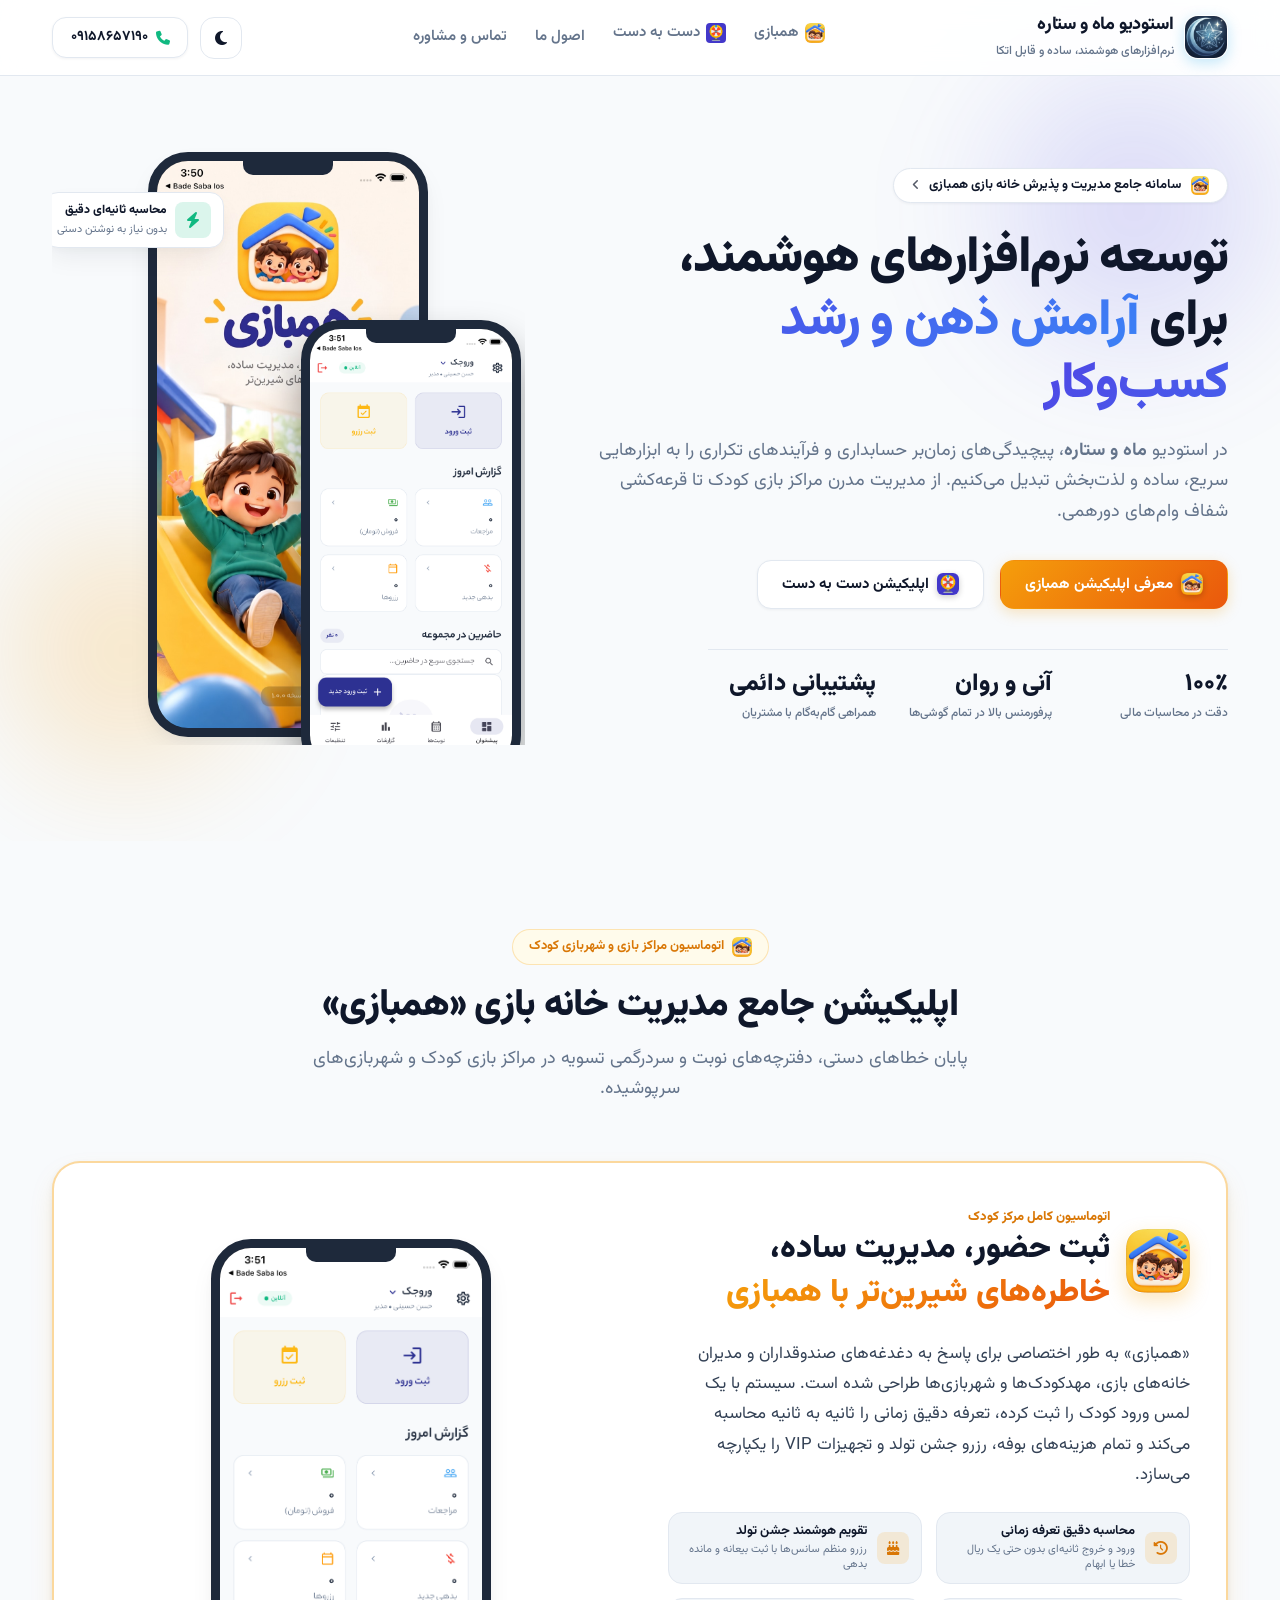
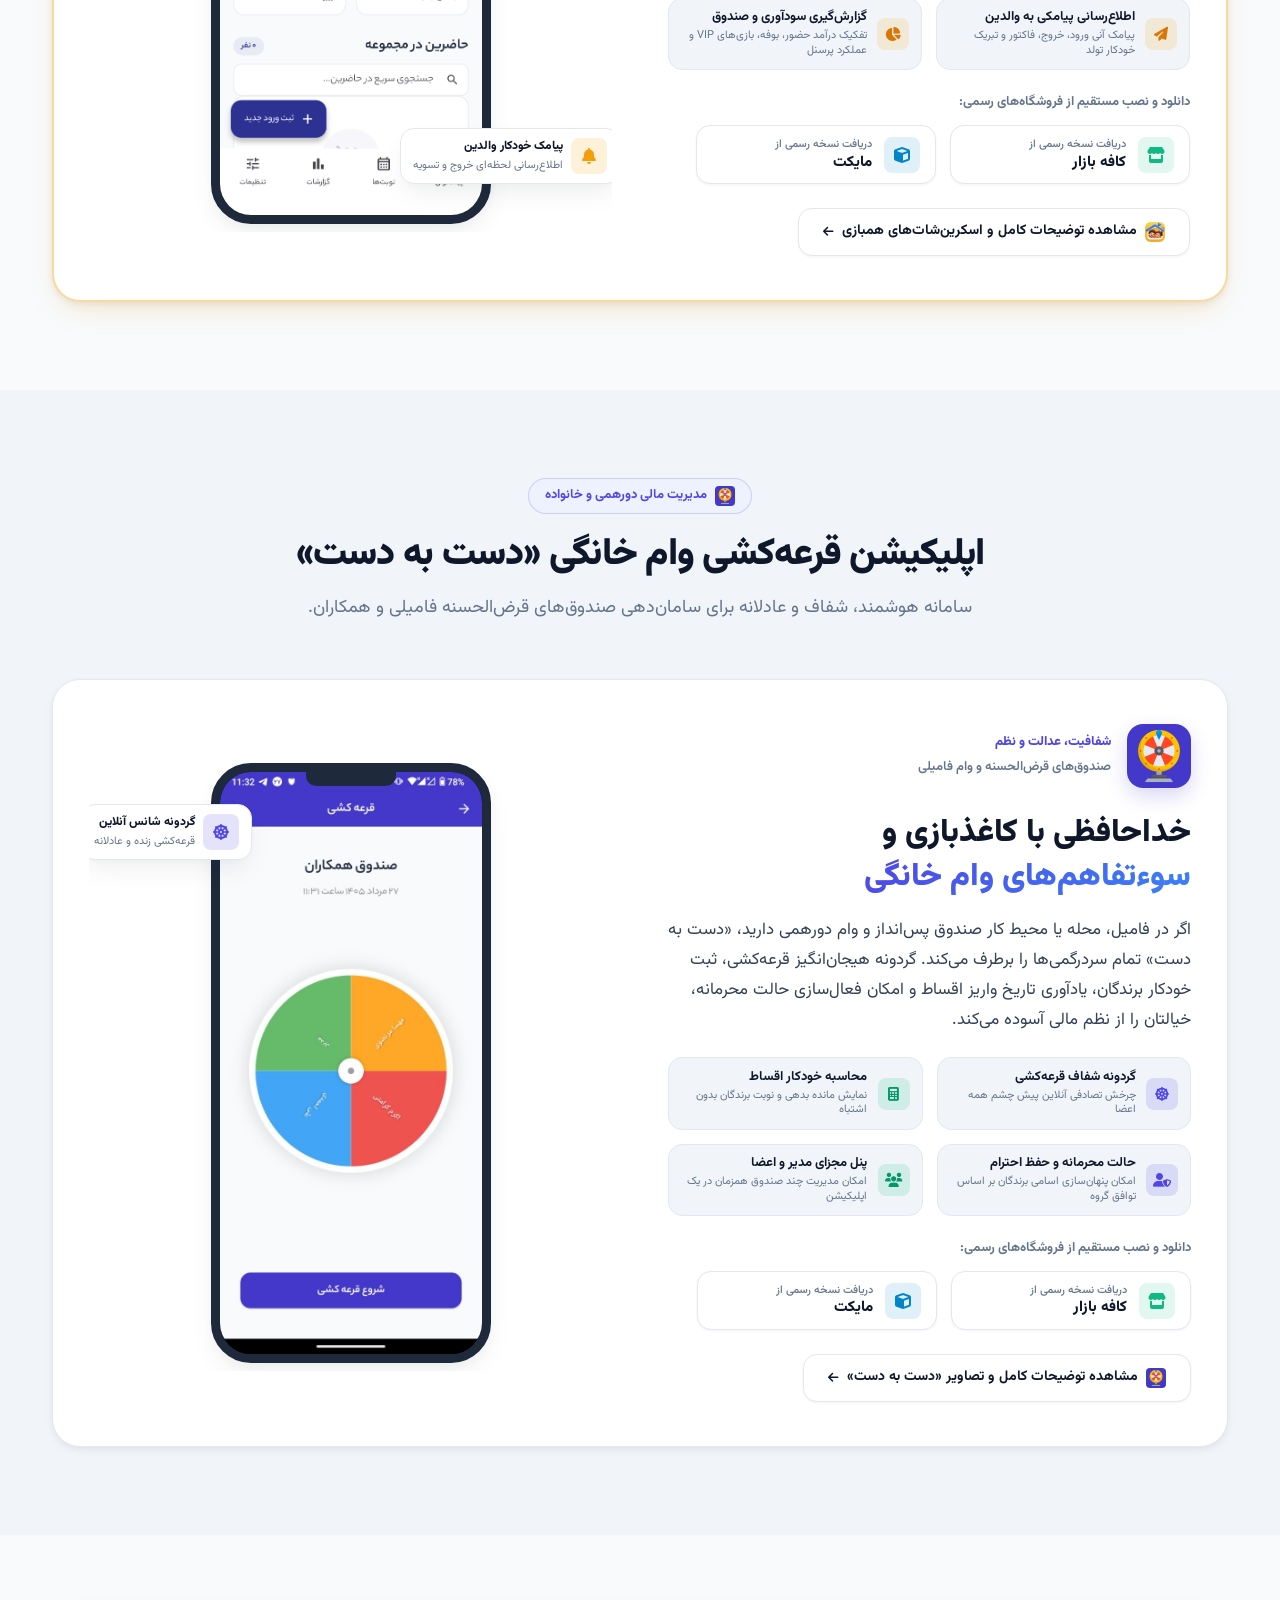
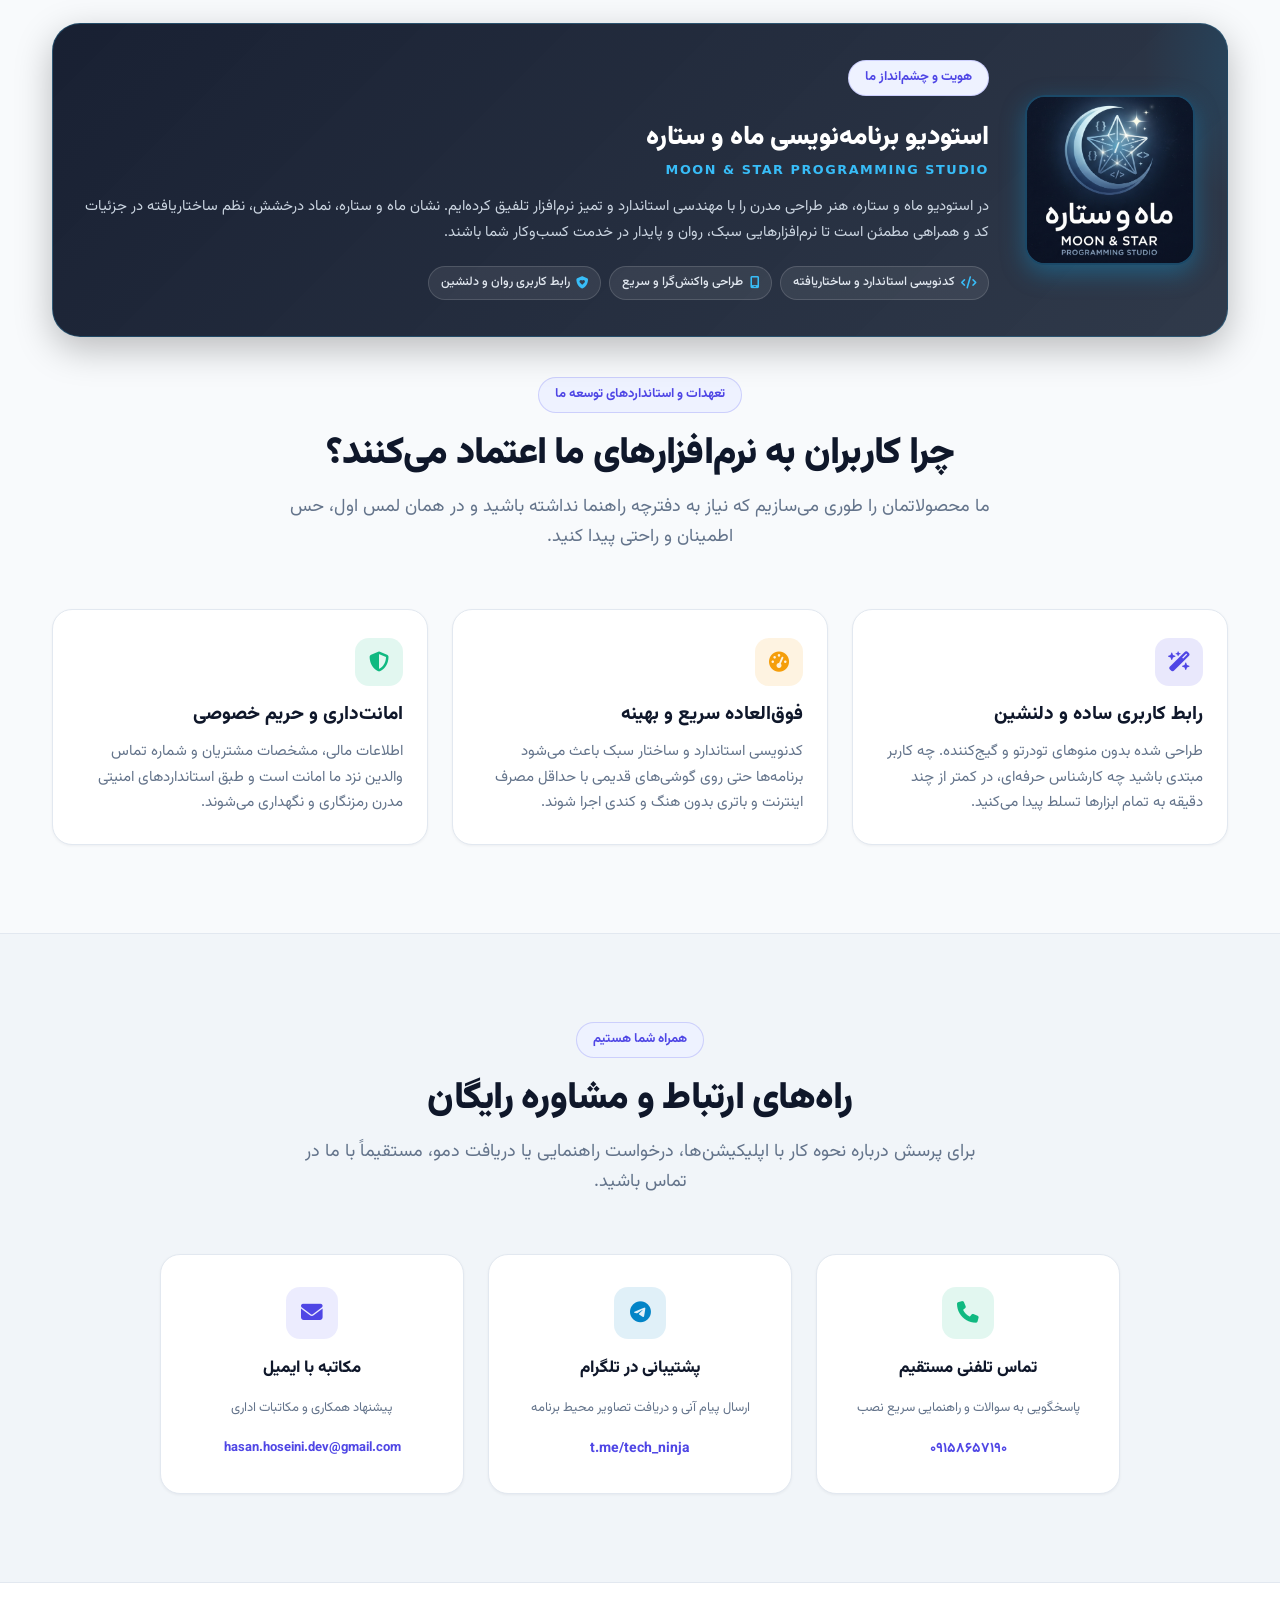
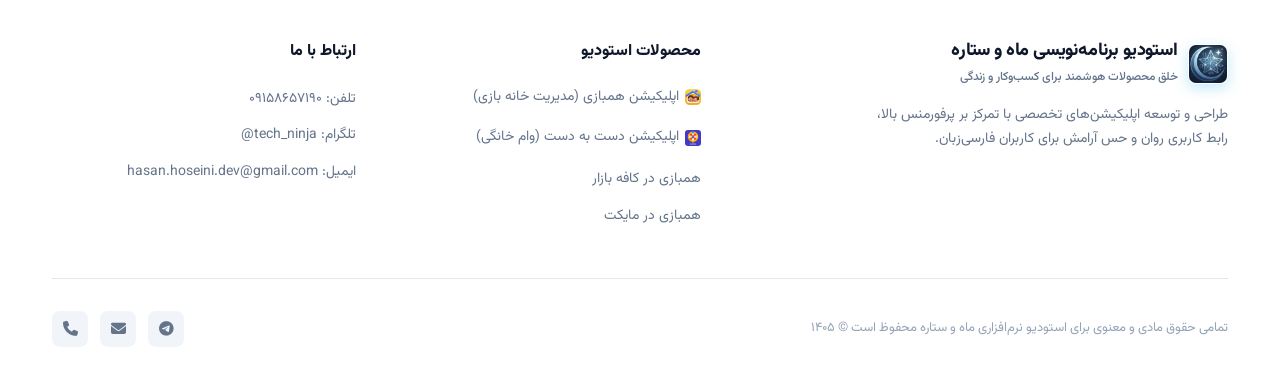
<file: index.html>
<!DOCTYPE html>
<html lang="fa" dir="rtl">
<head>
    <meta charset="UTF-8">
    <meta name="viewport" content="width=device-width, initial-scale=1.0">
    <title>استودیو نرم‌افزاری ماه و ستاره | توسعه اپلیکیشن‌های هوشمند و کاربردی</title>
    <meta name="description" content="استودیو نرم‌افزاری ماه و ستاره، توسعه‌دهنده سامانه جامع مدیریت خانه بازی همبازی و اپلیکیشن قرعه‌کشی وام خانگی دست به دست.">
    <meta name="keywords" content="استودیو ماه و ستاره, اپلیکیشن همبازی, مدیریت خانه بازی, دست به دست, قرعه کشی وام خانگی, نرم افزار شهربازی">
    <meta name="author" content="MoonStar Studio">

    <!-- Preload & OpenGraph -->
    <meta property="og:title" content="استودیو نرم‌افزاری ماه و ستاره | همبازی و دست به دست">
    <meta property="og:description" content="راهکارهای نرم‌افزاری مدرن برای مدیریت خانه بازی و صندوق‌های خانگی با بالاترین سرعت و سادگی.">
    <meta property="og:type" content="website">

    <!-- Instant Theme Init Script (Zero FOUC) -->
    <script>
        (function() {
            try {
                const stored = localStorage.getItem('moonstar_theme');
                const prefersDark = window.matchMedia('(prefers-color-scheme: dark)').matches;
                if (stored === 'dark' || (!stored && prefersDark)) {
                    document.documentElement.classList.add('dark');
                } else {
                    document.documentElement.classList.remove('dark');
                }
            } catch (e) {}
        })();
    </script>

    <!-- Google Font: Vazirmatn -->
    <link rel="preconnect" href="https://fonts.googleapis.com">
    <link rel="preconnect" href="https://fonts.gstatic.com" crossorigin>
    <link href="https://fonts.googleapis.com/css2?family=Vazirmatn:wght@300;400;500;600;700;800;900&display=swap" rel="stylesheet">

    <!-- FontAwesome 6 -->
    <link rel="stylesheet" href="https://cdnjs.cloudflare.com/ajax/libs/font-awesome/6.5.1/css/all.min.css">

    <!-- Favicon & Brand Identity -->
    <link rel="icon" type="image/png" href="assets/studio/moonstar-icon.png">
    <link rel="apple-touch-icon" href="assets/studio/moonstar-icon.png">
    <meta property="og:image" content="assets/studio/moonstar-logo.png">
    <meta name="twitter:image" content="assets/studio/moonstar-logo.png">

    <!-- Design System CSS -->
    <link rel="stylesheet" href="css/style.css">
</head>

<body>

    <!-- Header / Navbar -->
    <header class="header">
        <div class="container header-inner">
            <!-- Brand Logo -->
            <a href="index.html" class="brand-link" aria-label="صفحه اصلی استودیو برنامه‌نویسی ماه و ستاره">
                <img src="assets/studio/moonstar-icon.png" alt="لوگوی استودیو برنامه‌نویسی ماه و ستاره" class="brand-logo-img">
                <div>
                    <span class="brand-title">استودیو ماه و ستاره</span>
                    <span class="brand-subtitle">نرم‌افزارهای هوشمند، ساده و قابل اتکا</span>
                </div>
            </a>


            <!-- Desktop Nav Menu -->
            <nav>
                <ul class="nav-menu">
                    <li>
                        <a href="#hambazi" class="nav-link">
                            <img src="assets/hambazi/hambazi-app-icon.png" alt="همبازی" class="app-icon-badge">
                            <span>همبازی</span>
                        </a>
                    </li>
                    <li>
                        <a href="#dastbedast" class="nav-link">
                            <img src="assets/dastbedast/dastbedast-app-icon.png" alt="دست به دست" class="app-icon-badge">
                            <span>دست به دست</span>
                        </a>
                    </li>
                    <li>
                        <a href="#values" class="nav-link">اصول ما</a>
                    </li>
                    <li>
                        <a href="#contact" class="nav-link">تماس و مشاوره</a>
                    </li>
                </ul>
            </nav>

            <!-- Actions -->
            <div class="header-actions">
                <!-- Theme Toggle Button -->
                <button type="button" class="theme-toggle-btn" aria-label="تغییر تم" title="تغییر تم تاریک / روشن">
                    <i class="fa-solid fa-moon"></i>
                </button>

                <!-- Phone CTA (Desktop) -->
                <a href="tel:09158657190" class="btn btn-secondary num-fa" style="display: none; padding: 0.6rem 1.1rem; font-size: 0.875rem;" id="headerPhoneBtn">
                    <i class="fa-solid fa-phone text-emerald-500" style="color: #10b981;"></i>
                    <span>۰۹۱۵۸۶۵۷۱۹۰</span>
                </a>

                <!-- Mobile Menu Button -->
                <button type="button" class="mobile-menu-btn" aria-label="باز کردن منوی موبایل">
                    <i class="fa-solid fa-bars"></i>
                </button>
            </div>
        </div>
    </header>

    <!-- Mobile Drawer Backdrop -->
    <div class="mobile-drawer-backdrop" aria-hidden="true"></div>

    <!-- Mobile Drawer Navigation -->
    <aside class="mobile-drawer" aria-label="منوی موبایل">
        <div class="mobile-drawer-head">
            <div class="brand-link">
                <img src="assets/studio/moonstar-icon.png" alt="لوگوی استودیو برنامه‌نویسی ماه و ستاره" class="brand-logo-img" style="width: 2.25rem; height: 2.25rem; border-radius: 8px;">
                <div>
                    <span class="brand-title" style="font-size: 1rem;">ماه و ستاره</span>
                    <span class="brand-subtitle" style="font-size: 0.6875rem;">استودیو برنامه‌نویسی</span>
                </div>
            </div>

            <button type="button" class="mobile-drawer-close" aria-label="بستن منو">
                <i class="fa-solid fa-xmark"></i>
            </button>
        </div>

        <ul class="mobile-nav-list">
            <li class="mobile-nav-item">
                <a href="#hambazi">
                    <span style="display: flex; align-items: center; gap: 0.5rem;">
                        <img src="assets/hambazi/hambazi-app-icon.png" alt="همبازی" class="app-icon-badge">
                        <span>اپلیکیشن همبازی</span>
                    </span>
                    <i class="fa-solid fa-angle-left" style="font-size: 0.75rem; color: var(--text-muted);"></i>
                </a>
            </li>
            <li class="mobile-nav-item">
                <a href="#dastbedast">
                    <span style="display: flex; align-items: center; gap: 0.5rem;">
                        <img src="assets/dastbedast/dastbedast-app-icon.png" alt="دست به دست" class="app-icon-badge">
                        <span>اپلیکیشن دست به دست</span>
                    </span>
                    <i class="fa-solid fa-angle-left" style="font-size: 0.75rem; color: var(--text-muted);"></i>
                </a>
            </li>
            <li class="mobile-nav-item">
                <a href="hambazi.html">
                    <span style="display: flex; align-items: center; gap: 0.5rem;">
                        <img src="assets/hambazi/hambazi-app-icon.png" alt="همبازی" class="app-icon-badge">
                        <span>صفحه اختصاصی همبازی</span>
                    </span>
                    <i class="fa-solid fa-angle-left" style="font-size: 0.75rem; color: var(--text-muted);"></i>
                </a>
            </li>
            <li class="mobile-nav-item">
                <a href="dastbedast.html">
                    <span style="display: flex; align-items: center; gap: 0.5rem;">
                        <img src="assets/dastbedast/dastbedast-app-icon.png" alt="دست به دست" class="app-icon-badge">
                        <span>صفحه اختصاصی دست به دست</span>
                    </span>
                    <i class="fa-solid fa-angle-left" style="font-size: 0.75rem; color: var(--text-muted);"></i>
                </a>
            </li>
            <li class="mobile-nav-item">
                <a href="#values">
                    <span>اصول و تعهدات ما</span>
                    <i class="fa-solid fa-shield-halved" style="font-size: 0.75rem; color: var(--text-muted);"></i>
                </a>
            </li>
            <li class="mobile-nav-item">
                <a href="#contact">
                    <span>ارتباط با استودیو</span>
                    <i class="fa-solid fa-headset" style="font-size: 0.75rem; color: var(--text-muted);"></i>
                </a>
            </li>
        </ul>

        <div class="mobile-drawer-footer">
            <a href="tel:09158657190" class="btn btn-primary num-fa" style="width: 100%;">
                <i class="fa-solid fa-phone"></i>
                <span>تماس مستقیم: ۰۹۱۵۸۶۵۷۱۹۰</span>
            </a>
            <a href="https://t.me/tech_ninja" target="_blank" rel="noopener noreferrer" class="btn btn-secondary" style="width: 100%;">
                <i class="fa-brands fa-telegram" style="color: #0284c7;"></i>
                <span>گفتگو در تلگرام</span>
            </a>
        </div>
    </aside>

    <!-- Main Content -->
    <main id="main-content">

        <!-- Hero Section -->
        <section class="hero-section">
            <div class="hero-glow-1"></div>
            <div class="hero-glow-2"></div>

            <div class="container hero-grid">
                <!-- Text Content -->
                <div class="hero-content">
                    <a href="#hambazi" class="hero-spotlight-pill">
                        <img src="assets/hambazi/hambazi-app-icon.png" alt="همبازی" class="app-icon-badge" style="width: 1.15rem; height: 1.15rem; border-radius: 4px;">
                        <span>سامانه جامع مدیریت و پذیرش خانه بازی همبازی</span>
                        <i class="fa-solid fa-angle-left" style="font-size: 0.75rem; opacity: 0.7;"></i>
                    </a>

                    <h1 class="hero-title">
                        توسعه نرم‌افزارهای هوشمند، <br>
                        برای <span class="text-gradient-primary">آرامش ذهن و رشد کسب‌وکار</span>
                    </h1>

                    <p class="hero-desc">
                        در استودیو <strong>ماه و ستاره</strong>، پیچیدگی‌های زمان‌بر حسابداری و فرآیندهای تکراری را به ابزارهایی سریع، ساده و لذت‌بخش تبدیل می‌کنیم. از مدیریت مدرن مراکز بازی کودک تا قرعه‌کشی شفاف وام‌های دورهمی.
                    </p>

                    <div class="hero-actions">
                        <a href="#hambazi" class="btn btn-amber">
                            <img src="assets/hambazi/hambazi-app-icon.png" alt="همبازی" style="width: 22px; height: 22px; border-radius: 6px; box-shadow: 0 2px 6px rgba(0,0,0,0.2);">
                            <span>معرفی اپلیکیشن همبازی</span>
                        </a>
                        <a href="#dastbedast" class="btn btn-secondary">
                            <img src="assets/dastbedast/dastbedast-app-icon.png" alt="دست به دست" style="width: 22px; height: 22px; border-radius: 6px; box-shadow: 0 2px 6px rgba(0,0,0,0.2);">
                            <span>اپلیکیشن دست به دست</span>
                        </a>
                    </div>

                    <!-- Trust Stats -->
                    <div class="hero-stats-row">
                        <div class="hero-stat-item">
                            <span class="hero-stat-val num-fa">۱۰۰٪</span>
                            <span class="hero-stat-lbl">دقت در محاسبات مالی</span>
                        </div>
                        <div class="hero-stat-item">
                            <span class="hero-stat-val">آنی و روان</span>
                            <span class="hero-stat-lbl">پرفورمنس بالا در تمام گوشی‌ها</span>
                        </div>
                        <div class="hero-stat-item">
                            <span class="hero-stat-val">پشتیبانی دائمی</span>
                            <span class="hero-stat-lbl">همراهی گام‌به‌گام با مشتریان</span>
                        </div>
                    </div>
                </div>

                <!-- Visual Showcase (Dual Phone Frame) -->
                <div class="phone-mockup-wrapper">
                    <div class="phone-frame">
                        <div class="phone-notch"></div>
                        <img src="assets/hambazi/hambazi-splash.jpg" alt="اپلیکیشن همبازی - مدیریت خانه بازی و شهربازی" class="phone-img" loading="eager" width="290" height="627">
                    </div>

                    <!-- Secondary floating preview -->
                    <div class="secondary-phone">
                        <div class="phone-frame" style="max-width: 220px; box-shadow: 0 25px 40px rgba(0,0,0,0.4);">
                            <div class="phone-notch"></div>
                            <img src="assets/hambazi/hambazi-dash.png" alt="پیشخوان مدیریت همبازی" class="phone-img" loading="lazy" width="220" height="476">
                        </div>
                    </div>

                    <!-- Floating live badge -->
                    <div class="floating-stat-badge badge-top-left">
                        <div style="width: 2.25rem; height: 2.25rem; border-radius: 8px; background: rgba(16, 185, 129, 0.15); color: #10b981; display: flex; align-items: center; justify-content: center; font-size: 1rem;">
                            <i class="fa-solid fa-bolt"></i>
                        </div>
                        <div>
                            <span style="font-size: 0.75rem; font-weight: 800; color: var(--text-main); display: block;">محاسبه ثانیه‌ای دقیق</span>
                            <span style="font-size: 0.6875rem; color: var(--text-muted); display: block;">بدون نیاز به نوشتن دستی</span>
                        </div>
                    </div>
                </div>
            </div>
        </section>

        <!-- Product 1: Hambazi (Flagship - Primary Focus) -->
        <section id="hambazi" class="section">
            <div class="container">
                <div class="section-title-wrap">
                    <span class="section-badge section-badge-amber">
                        <img src="assets/hambazi/hambazi-app-icon.png" alt="همبازی" class="app-icon-badge" style="width: 1.25rem; height: 1.25rem; border-radius: 4px;">
                        <span>اتوماسیون مراکز بازی و شهربازی کودک</span>
                    </span>
                    <h2 class="section-title">اپلیکیشن جامع مدیریت خانه بازی «همبازی»</h2>
                    <p class="section-desc">
                        پایان خطاهای دستی، دفترچه‌های نوبت و سردرگمی تسویه در مراکز بازی کودک و شهربازی‌های سرپوشیده.
                    </p>
                </div>

                <div class="product-card-flagship">
                    <div class="product-grid">
                        <!-- Content -->
                        <div class="product-content">
                            <div style="display: flex; align-items: center; gap: 1rem; margin-bottom: 0.5rem;">
                                <img src="assets/hambazi/hambazi-app-icon.png" alt="آیکون اپلیکیشن همبازی" class="product-hero-icon" style="width: 4rem; height: 4rem; border-radius: 16px;">
                                <div>
                                    <span style="font-size: 0.8125rem; font-weight: 800; color: #d97706; text-transform: uppercase; display: block;">اتوماسیون کامل مرکز کودک</span>
                                    <h3 class="product-title" style="margin-bottom: 0;">
                                        ثبت حضور، مدیریت ساده، <br>
                                        <span class="text-gradient-amber">خاطره‌های شیرین‌تر با همبازی</span>
                                    </h3>
                                </div>
                            </div>

                            <p class="product-desc">
                                «همبازی» به طور اختصاصی برای پاسخ به دغدغه‌های صندوقداران و مدیران خانه‌های بازی، مهدکودک‌ها و شهربازی‌ها طراحی شده است. سیستم با یک لمس ورود کودک را ثبت کرده، تعرفه دقیق زمانی را ثانیه به ثانیه محاسبه می‌کند و تمام هزینه‌های بوفه، رزرو جشن تولد و تجهیزات VIP را یکپارچه می‌سازد.
                            </p>

                            <!-- 4 Key Bullets -->
                            <div class="feature-bullets-grid">
                                <div class="feature-bullet-item">
                                    <div class="feature-bullet-icon bullet-icon-amber">
                                        <i class="fa-solid fa-clock-rotate-left"></i>
                                    </div>
                                    <div class="bullet-text">
                                        <h4>محاسبه دقیق تعرفه زمانی</h4>
                                        <p>ورود و خروج ثانیه‌ای بدون حتی یک ریال خطا یا ابهام</p>
                                    </div>
                                </div>

                                <div class="feature-bullet-item">
                                    <div class="feature-bullet-icon bullet-icon-amber">
                                        <i class="fa-solid fa-cake-candles"></i>
                                    </div>
                                    <div class="bullet-text">
                                        <h4>تقویم هوشمند جشن تولد</h4>
                                        <p>رزرو منظم سانس‌ها با ثبت بیعانه و مانده بدهی</p>
                                    </div>
                                </div>

                                <div class="feature-bullet-item">
                                    <div class="feature-bullet-icon bullet-icon-amber">
                                        <i class="fa-solid fa-paper-plane"></i>
                                    </div>
                                    <div class="bullet-text">
                                        <h4>اطلاع‌رسانی پیامکی به والدین</h4>
                                        <p>پیامک آنی ورود، خروج، فاکتور و تبریک خودکار تولد</p>
                                    </div>
                                </div>

                                <div class="feature-bullet-item">
                                    <div class="feature-bullet-icon bullet-icon-amber">
                                        <i class="fa-solid fa-chart-pie"></i>
                                    </div>
                                    <div class="bullet-text">
                                        <h4>گزارش‌گیری سودآوری و صندوق</h4>
                                        <p>تفکیک درآمد حضور، بوفه، بازی‌های VIP و عملکرد پرسنل</p>
                                    </div>
                                </div>
                            </div>

                            <!-- Store Download Badges -->
                            <div>
                                <span style="font-size: 0.8125rem; font-weight: 700; color: var(--text-muted); display: block; margin-bottom: 0.75rem;">
                                    دانلود و نصب مستقیم از فروشگاه‌های رسمی:
                                </span>
                                <div class="store-badges-group">
                                    <!-- Cafe Bazaar -->
                                    <a href="https://cafebazaar.ir/app/ir.moonstarstudio.hambazi" target="_blank" rel="noopener noreferrer" class="store-badge store-badge-bazaar">
                                        <div class="store-icon-wrap store-icon-bazaar">
                                            <i class="fa-solid fa-store"></i>
                                        </div>
                                        <div class="store-badge-text">
                                            <span class="store-badge-subtitle">دریافت نسخه رسمی از</span>
                                            <span class="store-badge-title">کافه بازار</span>
                                        </div>
                                    </a>

                                    <!-- Myket -->
                                    <a href="https://myket.ir/app/ir.moonstarstudio.hambazi" target="_blank" rel="noopener noreferrer" class="store-badge store-badge-myket">
                                        <div class="store-icon-wrap store-icon-myket">
                                            <i class="fa-solid fa-cube"></i>
                                        </div>
                                        <div class="store-badge-text">
                                            <span class="store-badge-subtitle">دریافت نسخه رسمی از</span>
                                            <span class="store-badge-title">مایکت</span>
                                        </div>
                                    </a>
                                </div>
                            </div>

                            <!-- Link to Full Hambazi Page -->
                            <div style="padding-top: 0.5rem;">
                                <a href="hambazi.html" class="btn btn-secondary" style="font-size: 0.875rem;">
                                    <img src="assets/hambazi/hambazi-app-icon.png" alt="همبازی" class="app-icon-badge">
                                    <span>مشاهده توضیحات کامل و اسکرین‌شات‌های همبازی</span>
                                    <i class="fa-solid fa-arrow-left" style="font-size: 0.75rem;"></i>
                                </a>
                            </div>
                        </div>

                        <!-- Visual Frame -->
                        <div class="phone-mockup-wrapper">
                            <div class="phone-frame">
                                <div class="phone-notch"></div>
                                <img src="assets/hambazi/hambazi-dash.png" alt="داشبورد و پیشخوان اپلیکیشن همبازی" class="phone-img" loading="lazy" width="290" height="627">
                            </div>

                            <div class="floating-stat-badge badge-bottom-right">
                                <div style="width: 2.25rem; height: 2.25rem; border-radius: 8px; background: rgba(245, 158, 11, 0.15); color: #f59e0b; display: flex; align-items: center; justify-content: center; font-size: 1rem;">
                                    <i class="fa-solid fa-bell"></i>
                                </div>
                                <div>
                                    <span style="font-size: 0.75rem; font-weight: 800; color: var(--text-main); display: block;">پیامک خودکار والدین</span>
                                    <span style="font-size: 0.6875rem; color: var(--text-muted); display: block;">اطلاع‌رسانی لحظه‌ای خروج و تسویه</span>
                                </div>
                            </div>
                        </div>
                    </div>
                </div>
            </div>
        </section>

        <!-- Product 2: Dast be Dast -->
        <section id="dastbedast" class="section" style="background: var(--bg-surface-subtle);">
            <div class="container">
                <div class="section-title-wrap">
                    <span class="section-badge section-badge-indigo">
                        <img src="assets/dastbedast/dastbedast-app-icon.png" alt="دست به دست" class="app-icon-badge">
                        <span>مدیریت مالی دورهمی و خانواده</span>
                    </span>
                    <h2 class="section-title">اپلیکیشن قرعه‌کشی وام خانگی «دست به دست»</h2>
                    <p class="section-desc">
                        سامانه هوشمند، شفاف و عادلانه برای سامان‌دهی صندوق‌های قرض‌الحسنه فامیلی و همکاران.
                    </p>
                </div>

                <div class="product-card-standard">
                    <div class="product-grid">
                        <!-- Visual Frame -->
                        <div class="phone-mockup-wrapper" style="order: 2;">
                            <div class="phone-frame">
                                <div class="phone-notch"></div>
                                <img src="assets/dastbedast/dast-1.jpg" alt="گردونه قرعه کشی دست به دست" class="phone-img" loading="lazy" width="290" height="627">
                            </div>

                            <div class="floating-stat-badge badge-top-left">
                                <div style="width: 2.25rem; height: 2.25rem; border-radius: 8px; background: rgba(79, 70, 229, 0.15); color: var(--primary); display: flex; align-items: center; justify-content: center; font-size: 1rem;">
                                    <i class="fa-solid fa-dharmachakra"></i>
                                </div>
                                <div>
                                    <span style="font-size: 0.75rem; font-weight: 800; color: var(--text-main); display: block;">گردونه شانس آنلاین</span>
                                    <span style="font-size: 0.6875rem; color: var(--text-muted); display: block;">قرعه‌کشی زنده و عادلانه</span>
                                </div>
                            </div>
                        </div>

                        <!-- Content -->
                        <div class="product-content" style="order: 1;">
                            <div style="display: flex; align-items: center; gap: 1rem; margin-bottom: 0.5rem;">
                                <img src="assets/dastbedast/dastbedast-app-icon.png" alt="آیکون اپلیکیشن دست به دست" class="product-hero-icon" style="width: 4rem; height: 4rem; border-radius: 16px; box-shadow: 0 8px 20px var(--dast-glow);">
                                <div>
                                    <span style="font-size: 0.8125rem; font-weight: 800; color: var(--primary); text-transform: uppercase; display: block;">شفافیت، عدالت و نظم</span>
                                    <span style="font-size: 0.8125rem; color: var(--text-muted); font-weight: 600;">صندوق‌های قرض‌الحسنه و وام فامیلی</span>
                                </div>
                            </div>
                            <h3 class="product-title">
                                خداحافظی با کاغذبازی و <br>
                                <span class="text-gradient-primary">سوءتفاهم‌های وام خانگی</span>
                            </h3>

                            <p class="product-desc">
                                اگر در فامیل، محله یا محیط کار صندوق پس‌انداز و وام دورهمی دارید، «دست به دست» تمام سردرگمی‌ها را برطرف می‌کند. گردونه هیجان‌انگیز قرعه‌کشی، ثبت خودکار برندگان، یادآوری تاریخ واریز اقساط و امکان فعال‌سازی حالت محرمانه، خیالتان را از نظم مالی آسوده می‌کند.
                            </p>

                            <!-- 3 Bullets -->
                            <div class="feature-bullets-grid">
                                <div class="feature-bullet-item">
                                    <div class="feature-bullet-icon bullet-icon-indigo">
                                        <i class="fa-solid fa-dharmachakra"></i>
                                    </div>
                                    <div class="bullet-text">
                                        <h4>گردونه شفاف قرعه‌کشی</h4>
                                        <p>چرخش تصادفی آنلاین پیش چشم همه اعضا</p>
                                    </div>
                                </div>

                                <div class="feature-bullet-item">
                                    <div class="feature-bullet-icon bullet-icon-emerald">
                                        <i class="fa-solid fa-calculator"></i>
                                    </div>
                                    <div class="bullet-text">
                                        <h4>محاسبه خودکار اقساط</h4>
                                        <p>نمایش مانده بدهی و نوبت برندگان بدون اشتباه</p>
                                    </div>
                                </div>

                                <div class="feature-bullet-item">
                                    <div class="feature-bullet-icon bullet-icon-indigo">
                                        <i class="fa-solid fa-user-shield"></i>
                                    </div>
                                    <div class="bullet-text">
                                        <h4>حالت محرمانه و حفظ احترام</h4>
                                        <p>امکان پنهان‌سازی اسامی برندگان بر اساس توافق گروه</p>
                                    </div>
                                </div>

                                <div class="feature-bullet-item">
                                    <div class="feature-bullet-icon bullet-icon-emerald">
                                        <i class="fa-solid fa-users"></i>
                                    </div>
                                    <div class="bullet-text">
                                        <h4>پنل مجزای مدیر و اعضا</h4>
                                        <p>امکان مدیریت چند صندوق همزمان در یک اپلیکیشن</p>
                                    </div>
                                </div>
                            </div>

                            <!-- Store Download Badges -->
                            <div>
                                <span style="font-size: 0.8125rem; font-weight: 700; color: var(--text-muted); display: block; margin-bottom: 0.75rem;">
                                    دانلود و نصب مستقیم از فروشگاه‌های رسمی:
                                </span>
                                <div class="store-badges-group">
                                    <!-- Cafe Bazaar -->
                                    <a href="https://cafebazaar.ir/app/ir.techninja.dastbedast" target="_blank" rel="noopener noreferrer" class="store-badge store-badge-bazaar">
                                        <div class="store-icon-wrap store-icon-bazaar">
                                            <i class="fa-solid fa-store"></i>
                                        </div>
                                        <div class="store-badge-text">
                                            <span class="store-badge-subtitle">دریافت نسخه رسمی از</span>
                                            <span class="store-badge-title">کافه بازار</span>
                                        </div>
                                    </a>

                                    <!-- Myket -->
                                    <a href="https://myket.ir/app/ir.techninja.dastbedast" target="_blank" rel="noopener noreferrer" class="store-badge store-badge-myket">
                                        <div class="store-icon-wrap store-icon-myket">
                                            <i class="fa-solid fa-cube"></i>
                                        </div>
                                        <div class="store-badge-text">
                                            <span class="store-badge-subtitle">دریافت نسخه رسمی از</span>
                                            <span class="store-badge-title">مایکت</span>
                                        </div>
                                    </a>
                                </div>
                            </div>

                            <!-- Link to Full Dast be Dast Page -->
                            <div style="padding-top: 0.5rem;">
                                <a href="dastbedast.html" class="btn btn-secondary" style="font-size: 0.875rem;">
                                    <img src="assets/dastbedast/dastbedast-app-icon.png" alt="دست به دست" class="app-icon-badge">
                                    <span>مشاهده توضیحات کامل و تصاویر «دست به دست»</span>
                                    <i class="fa-solid fa-arrow-left" style="font-size: 0.75rem;"></i>
                                </a>
                            </div>
                        </div>
                    </div>
                </div>
            </div>
        </section>

        <!-- Studio Values & Philosophy -->
        <section id="values" class="section">
            <div class="container">
                <!-- Studio Brand Spotlight Banner -->
                <div class="studio-brand-banner">
                    <div class="studio-brand-banner-inner">
                        <div class="studio-brand-logo-wrap">
                            <img src="assets/studio/moonstar-logo.jpg" alt="لوگوی رسمی استودیو برنامه‌نویسی ماه و ستاره" class="studio-brand-banner-img" width="170" height="170" loading="lazy">
                        </div>
                        <div class="studio-brand-banner-content">
                            <span class="section-badge section-badge-indigo">هویت و چشم‌انداز ما</span>
                            <h3 class="studio-brand-title">استودیو برنامه‌نویسی ماه و ستاره</h3>
                            <p class="studio-brand-en">MOON &amp; STAR PROGRAMMING STUDIO</p>
                            <p class="studio-brand-desc">
                                در استودیو ماه و ستاره، هنر طراحی مدرن را با مهندسی استاندارد و تمیز نرم‌افزار تلفیق کرده‌ایم. نشان ماه و ستاره، نماد درخشش، نظم ساختاریافته در جزئیات کد و همراهی مطمئن است تا نرم‌افزارهایی سبک، روان و پایدار در خدمت کسب‌وکار شما باشند.
                            </p>
                            <div class="studio-brand-tags">
                                <span class="studio-tag"><i class="fa-solid fa-code"></i> کدنویسی استاندارد و ساختاریافته</span>
                                <span class="studio-tag"><i class="fa-solid fa-mobile-screen"></i> طراحی واکنش‌گرا و سریع</span>
                                <span class="studio-tag"><i class="fa-solid fa-shield-heart"></i> رابط کاربری روان و دلنشین</span>
                            </div>
                        </div>
                    </div>
                </div>

                <div class="section-title-wrap">
                    <span class="section-badge section-badge-indigo">تعهدات و استانداردهای توسعه ما</span>
                    <h2 class="section-title">چرا کاربران به نرم‌افزارهای ما اعتماد می‌کنند؟</h2>
                    <p class="section-desc">ما محصولاتمان را طوری می‌سازیم که نیاز به دفترچه راهنما نداشته باشید و در همان لمس اول، حس اطمینان و راحتی پیدا کنید.</p>
                </div>

                <div class="cards-grid-3">
                    <div class="feature-card">
                        <div class="feature-card-icon" style="background: rgba(79, 70, 229, 0.12); color: var(--primary);">
                            <i class="fa-solid fa-wand-magic-sparkles"></i>
                        </div>
                        <h3 class="feature-card-title">رابط کاربری ساده و دلنشین</h3>
                        <p class="feature-card-text">
                            طراحی شده بدون منوهای تودرتو و گیج‌کننده. چه کاربر مبتدی باشید چه کارشناس حرفه‌ای، در کمتر از چند دقیقه به تمام ابزارها تسلط پیدا می‌کنید.
                        </p>
                    </div>

                    <div class="feature-card">
                        <div class="feature-card-icon" style="background: rgba(245, 158, 11, 0.12); color: #f59e0b;">
                            <i class="fa-solid fa-gauge-high"></i>
                        </div>
                        <h3 class="feature-card-title">فوق‌العاده سریع و بهینه</h3>
                        <p class="feature-card-text">
                            کدنویسی استاندارد و ساختار سبک باعث می‌شود برنامه‌ها حتی روی گوشی‌های قدیمی با حداقل مصرف اینترنت و باتری بدون هنگ و کندی اجرا شوند.
                        </p>
                    </div>

                    <div class="feature-card">
                        <div class="feature-card-icon" style="background: rgba(16, 185, 129, 0.12); color: #10b981;">
                            <i class="fa-solid fa-shield-halved"></i>
                        </div>
                        <h3 class="feature-card-title">امانت‌داری و حریم خصوصی</h3>
                        <p class="feature-card-text">
                            اطلاعات مالی، مشخصات مشتریان و شماره تماس والدین نزد ما امانت است و طبق استانداردهای امنیتی مدرن رمزنگاری و نگهداری می‌شوند.
                        </p>
                    </div>
                </div>
            </div>
        </section>

        <!-- Contact Section -->
        <section id="contact" class="section" style="background: var(--bg-surface-subtle); border-top: 1px solid var(--border-subtle);">
            <div class="container">
                <div class="section-title-wrap">
                    <span class="section-badge section-badge-indigo">همراه شما هستیم</span>
                    <h2 class="section-title">راه‌های ارتباط و مشاوره رایگان</h2>
                    <p class="section-desc">
                        برای پرسش درباره نحوه کار با اپلیکیشن‌ها، درخواست راهنمایی یا دریافت دمو، مستقیماً با ما در تماس باشید.
                    </p>
                </div>

                <div class="contact-cards-grid">
                    <!-- Phone -->
                    <a href="tel:09158657190" class="contact-card">
                        <div class="contact-card-icon" style="background: rgba(16, 185, 129, 0.12); color: #10b981;">
                            <i class="fa-solid fa-phone"></i>
                        </div>
                        <h3 class="contact-card-title">تماس تلفنی مستقیم</h3>
                        <p class="contact-card-desc">پاسخگویی به سوالات و راهنمایی سریع نصب</p>
                        <span class="contact-card-link num-fa">۰۹۱۵۸۶۵۷۱۹۰</span>
                    </a>

                    <!-- Telegram -->
                    <a href="https://t.me/tech_ninja" target="_blank" rel="noopener noreferrer" class="contact-card">
                        <div class="contact-card-icon" style="background: rgba(2, 132, 199, 0.12); color: #0284c7;">
                            <i class="fa-brands fa-telegram"></i>
                        </div>
                        <h3 class="contact-card-title">پشتیبانی در تلگرام</h3>
                        <p class="contact-card-desc">ارسال پیام آنی و دریافت تصاویر محیط برنامه</p>
                        <span class="contact-card-link">t.me/tech_ninja</span>
                    </a>

                    <!-- Email -->
                    <a href="mailto:hasan.hoseini.dev@gmail.com" class="contact-card">
                        <div class="contact-card-icon" style="background: rgba(99, 102, 241, 0.12); color: var(--primary);">
                            <i class="fa-solid fa-envelope"></i>
                        </div>
                        <h3 class="contact-card-title">مکاتبه با ایمیل</h3>
                        <p class="contact-card-desc">پیشنهاد همکاری و مکاتبات اداری</p>
                        <span class="contact-card-link" style="font-size: 0.8125rem;">hasan.hoseini.dev@gmail.com</span>
                    </a>
                </div>
            </div>
        </section>

    </main>

    <!-- Footer -->
    <footer class="footer">
        <div class="container">
            <div class="footer-top">
                <div class="footer-brand">
                    <div class="brand-link">
                        <img src="assets/studio/moonstar-icon.png" alt="لوگوی استودیو برنامه‌نویسی ماه و ستاره" class="brand-logo-img" style="width: 2.5rem; height: 2.5rem; border-radius: 8px;">
                        <div>
                            <span class="brand-title">استودیو برنامه‌نویسی ماه و ستاره</span>
                            <span class="brand-subtitle">خلق محصولات هوشمند برای کسب‌وکار و زندگی</span>
                        </div>
                    </div>
                    <p>
                        طراحی و توسعه اپلیکیشن‌های تخصصی با تمرکز بر پرفورمنس بالا، رابط کاربری روان و حس آرامش برای کاربران فارسی‌زبان.
                    </p>
                </div>

                <div>
                    <h4 class="footer-col-title">محصولات استودیو</h4>
                    <ul class="footer-links">
                        <li>
                            <a href="hambazi.html" class="footer-link" style="display: inline-flex; align-items: center; gap: 0.4rem;">
                                <img src="assets/hambazi/hambazi-app-icon.png" alt="همبازی" class="app-icon-badge" style="width: 1rem; height: 1rem; border-radius: 3px;">
                                <span>اپلیکیشن همبازی (مدیریت خانه بازی)</span>
                            </a>
                        </li>
                        <li>
                            <a href="dastbedast.html" class="footer-link" style="display: inline-flex; align-items: center; gap: 0.4rem;">
                                <img src="assets/dastbedast/dastbedast-app-icon.png" alt="دست به دست" class="app-icon-badge" style="width: 1rem; height: 1rem; border-radius: 3px;">
                                <span>اپلیکیشن دست به دست (وام خانگی)</span>
                            </a>
                        </li>
                        <li>
                            <a href="https://cafebazaar.ir/app/ir.moonstarstudio.hambazi" target="_blank" rel="noopener noreferrer" class="footer-link">همبازی در کافه بازار</a>
                        </li>
                        <li>
                            <a href="https://myket.ir/app/ir.moonstarstudio.hambazi" target="_blank" rel="noopener noreferrer" class="footer-link">همبازی در مایکت</a>
                        </li>
                    </ul>
                </div>

                <div>
                    <h4 class="footer-col-title">ارتباط با ما</h4>
                    <ul class="footer-links">
                        <li>
                            <a href="tel:09158657190" class="footer-link num-fa">تلفن: ۰۹۱۵۸۶۵۷۱۹۰</a>
                        </li>
                        <li>
                            <a href="https://t.me/tech_ninja" target="_blank" rel="noopener noreferrer" class="footer-link">تلگرام: tech_ninja@</a>
                        </li>
                        <li>
                            <a href="mailto:hasan.hoseini.dev@gmail.com" class="footer-link">ایمیل: hasan.hoseini.dev@gmail.com</a>
                        </li>
                    </ul>
                </div>
            </div>

            <div class="footer-bottom">
                <div>
                    تمامی حقوق مادی و معنوی برای استودیو نرم‌افزاری ماه و ستاره محفوظ است © ۱۴۰۵
                </div>
                <div class="social-links">
                    <a href="https://t.me/tech_ninja" target="_blank" rel="noopener noreferrer" class="social-btn" aria-label="تلگرام">
                        <i class="fa-brands fa-telegram"></i>
                    </a>
                    <a href="mailto:hasan.hoseini.dev@gmail.com" class="social-btn" aria-label="ایمیل">
                        <i class="fa-solid fa-envelope"></i>
                    </a>
                    <a href="tel:09158657190" class="social-btn" aria-label="تماس تلفنی">
                        <i class="fa-solid fa-phone"></i>
                    </a>
                </div>
            </div>
        </div>
    </footer>

    <!-- Interactive Scripts -->
    <script src="js/main.js"></script>
    <script>
        // Reveal desktop header phone button on scroll or on larger screens
        if (window.innerWidth >= 1200) {
            const btn = document.getElementById('headerPhoneBtn');
            if (btn) btn.style.display = 'inline-flex';
        }
    </script>
</body>
</html>
</file>
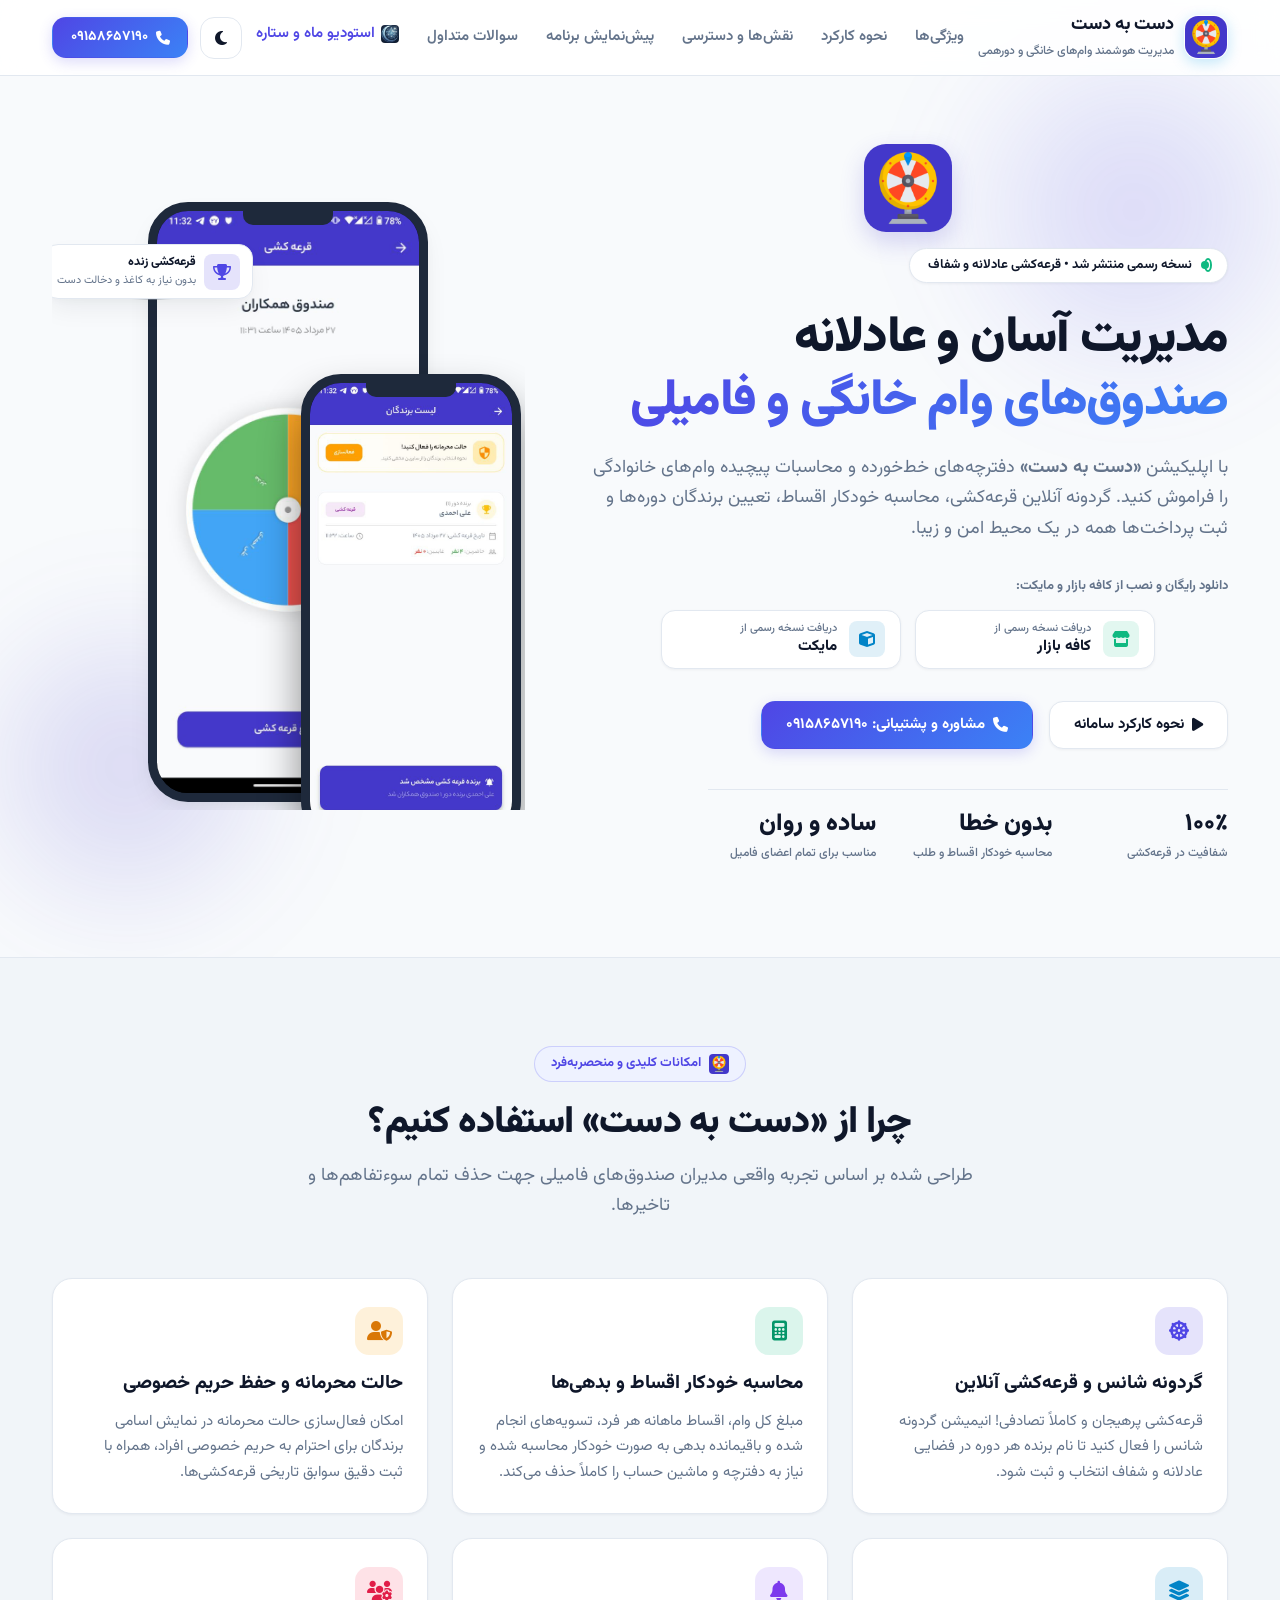
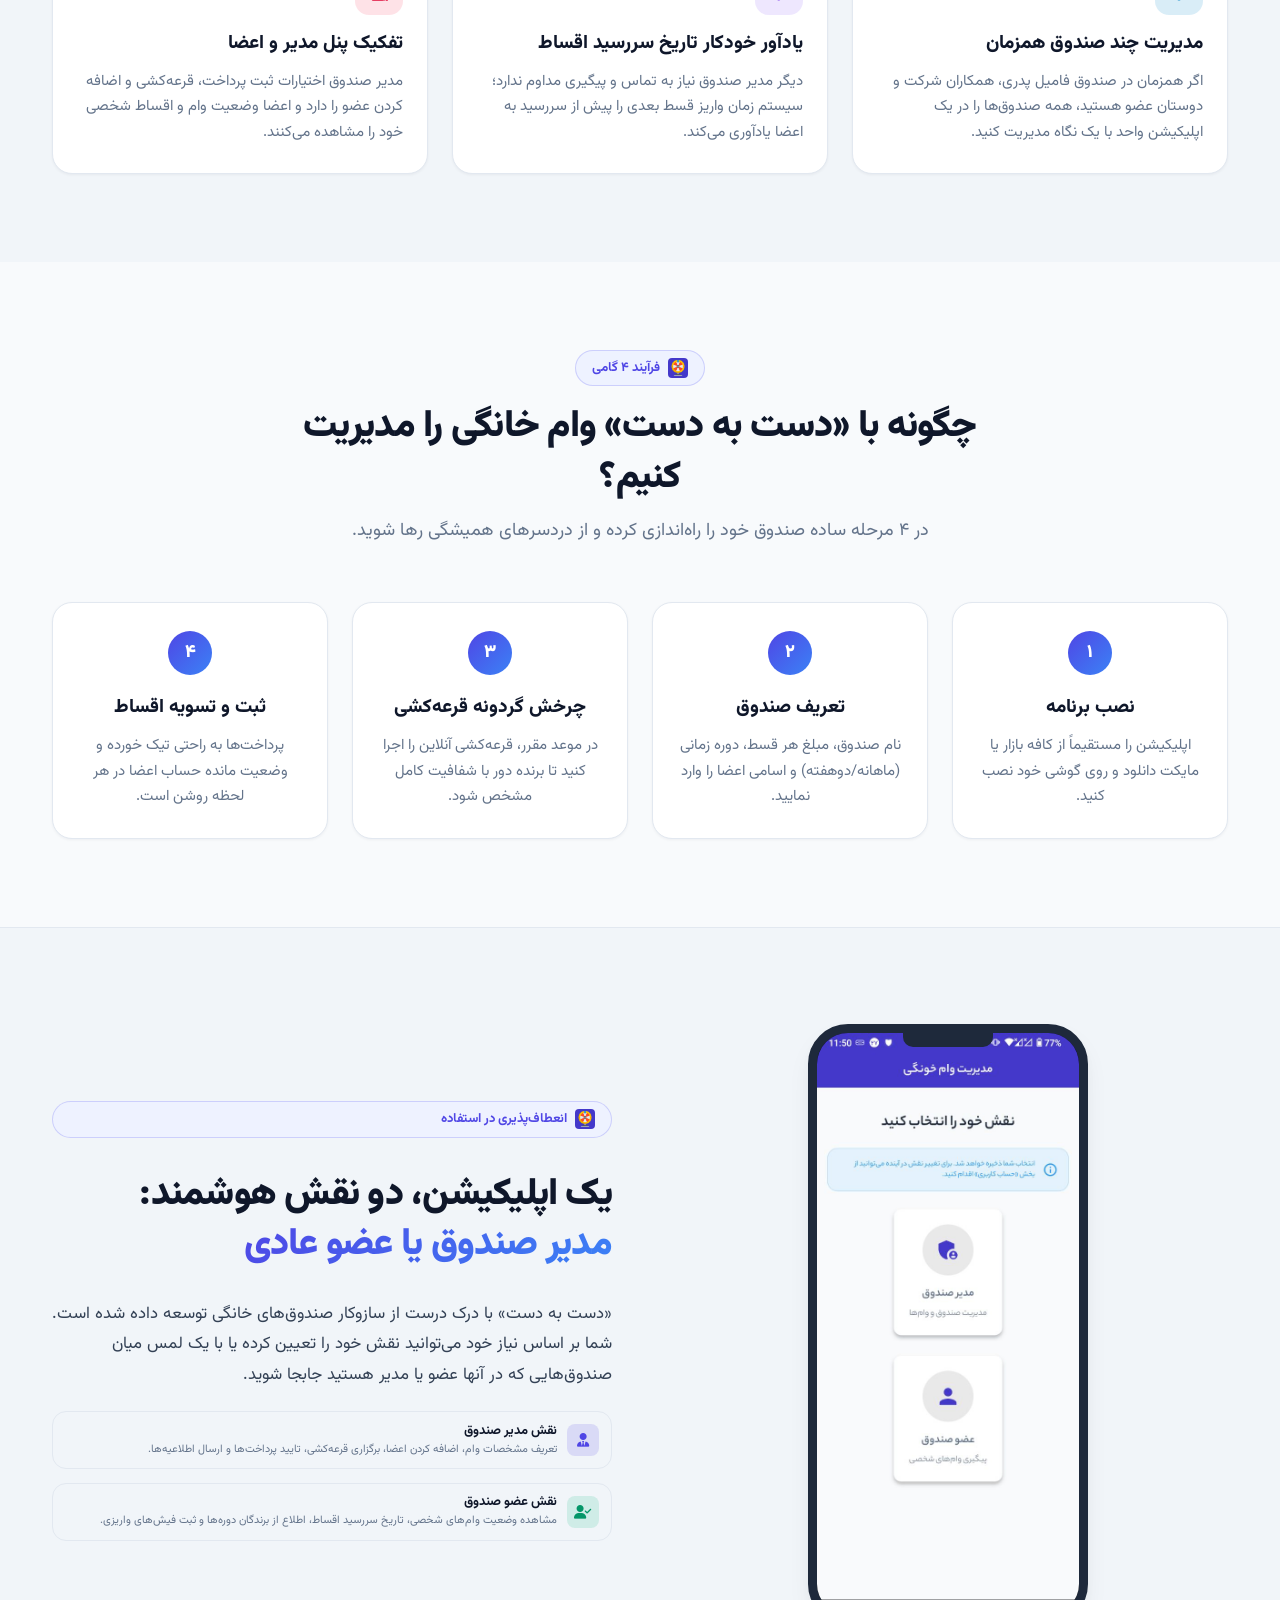
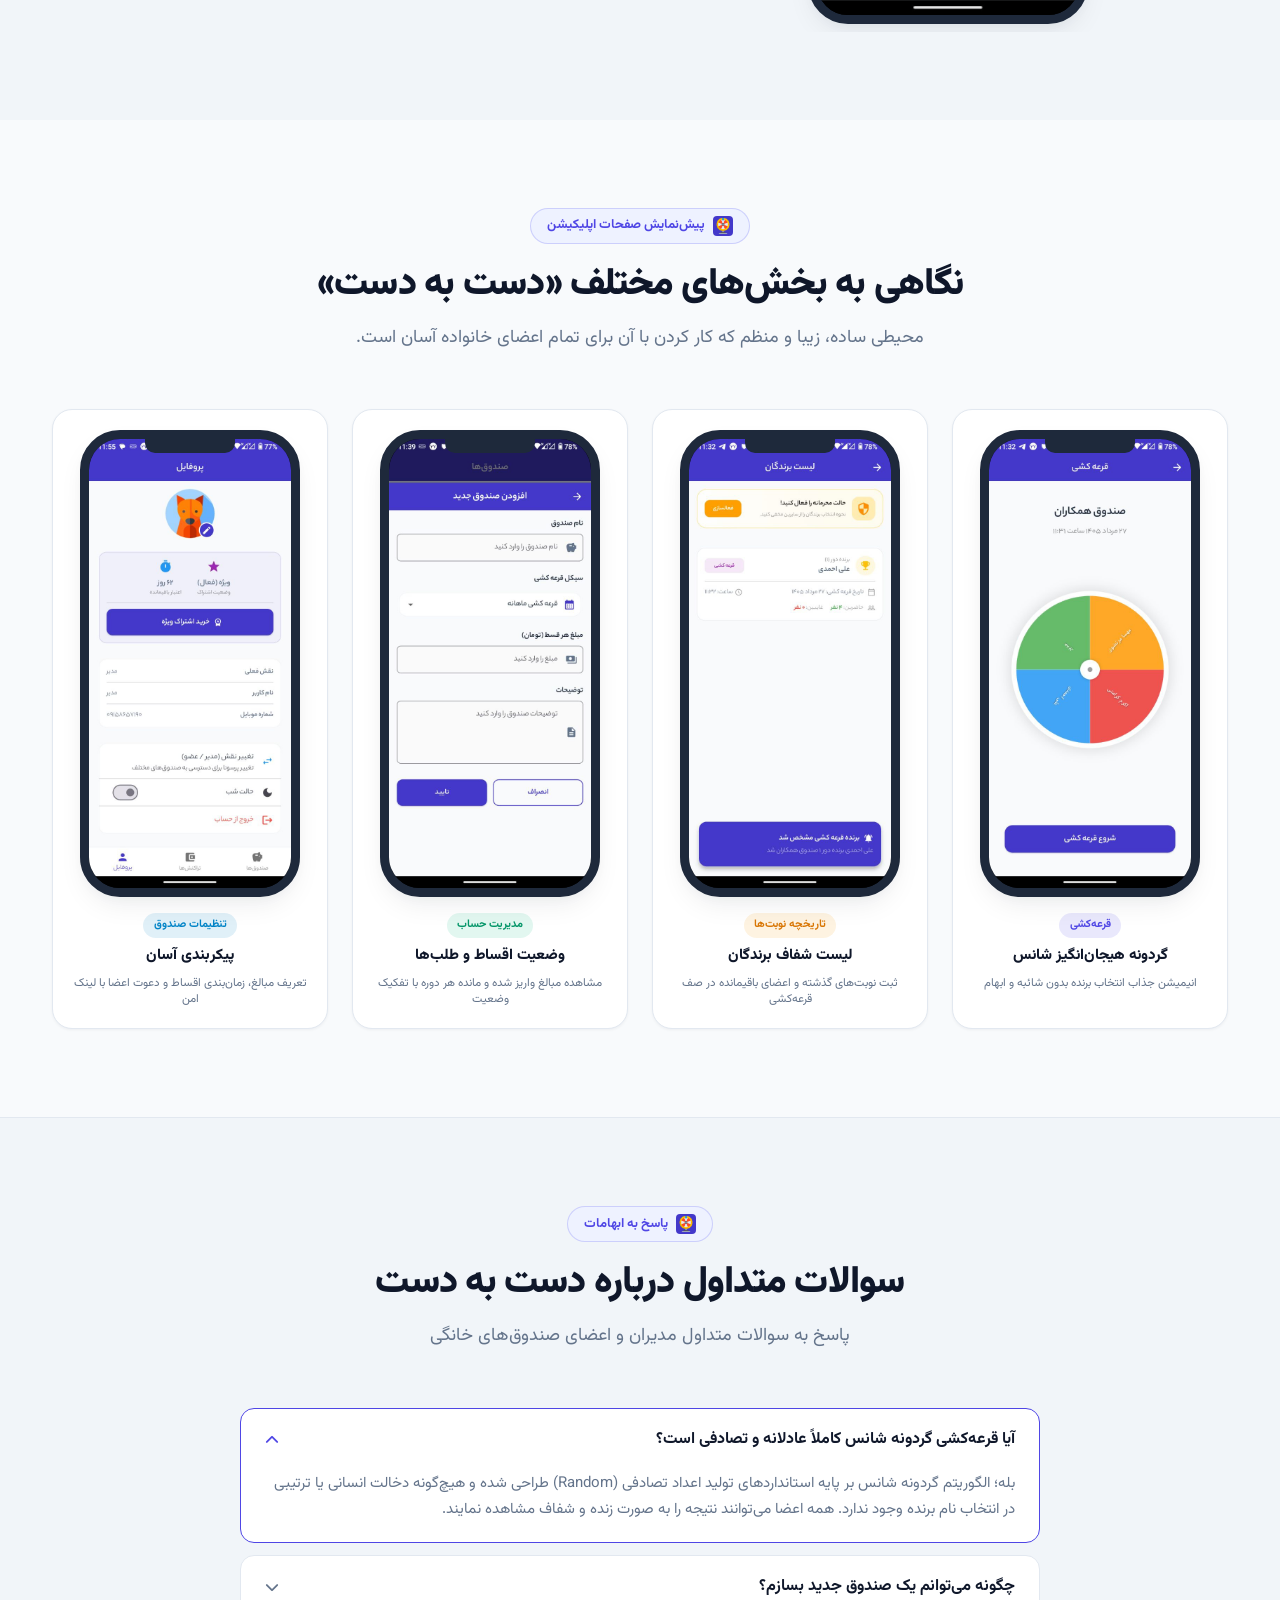
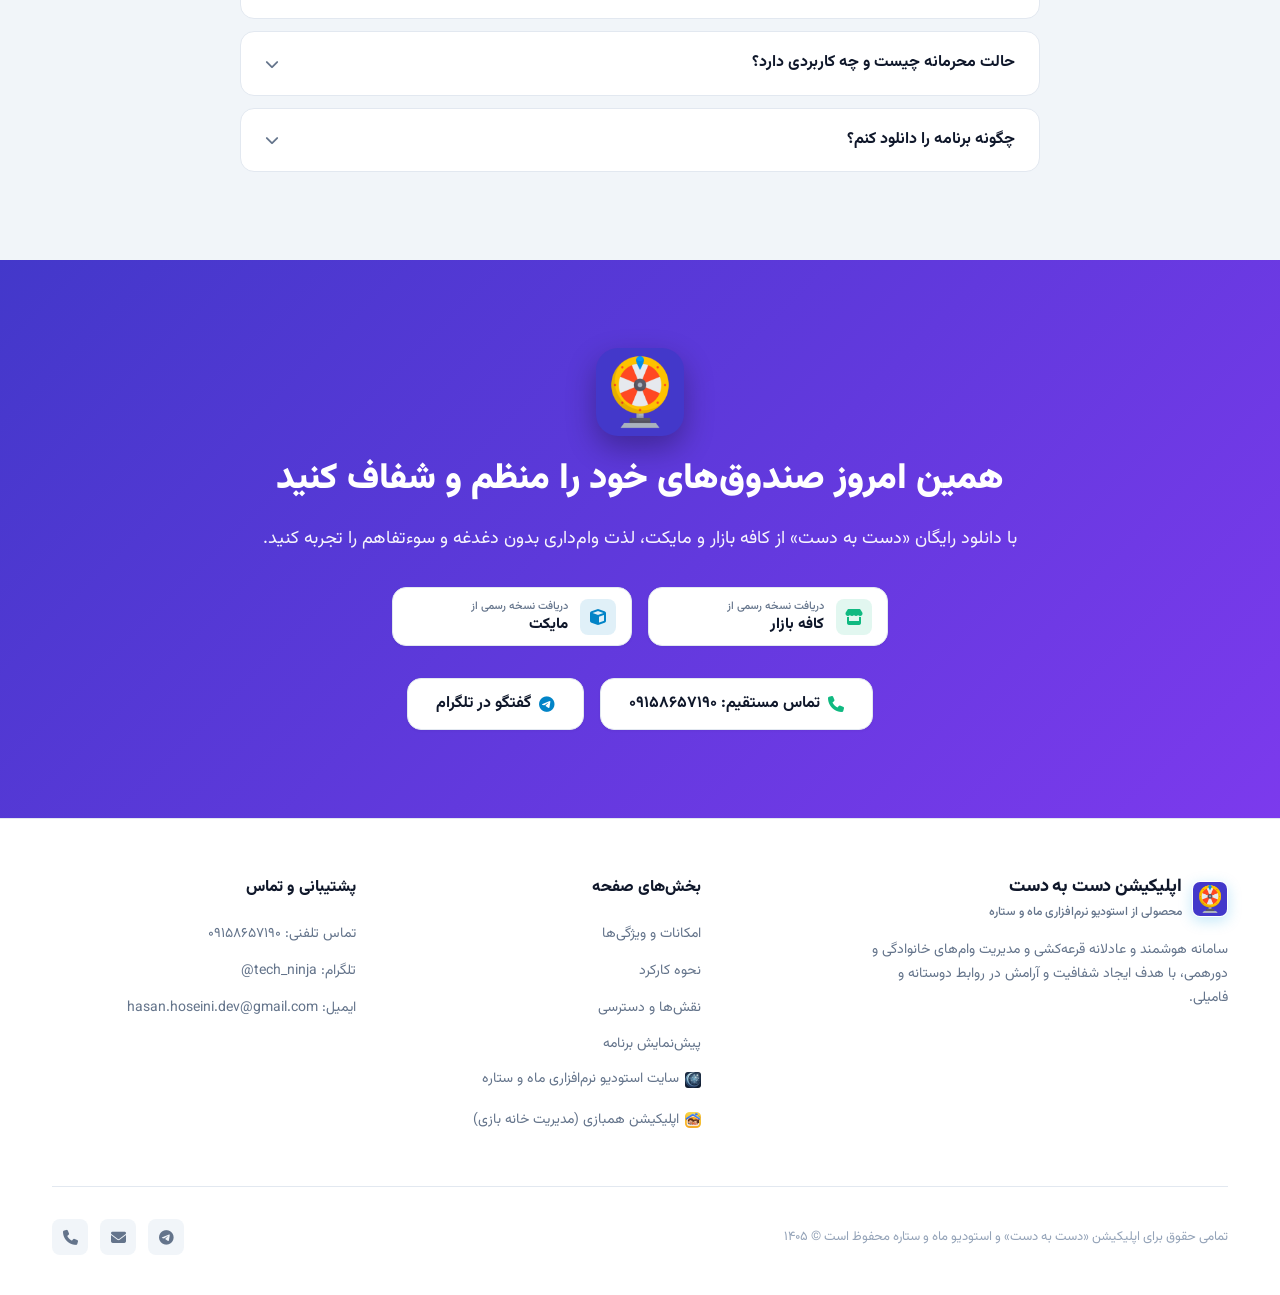
<file: dastbedast.html>
<!DOCTYPE html>
<html lang="fa" dir="rtl">
<head>
    <meta charset="UTF-8">
    <meta name="viewport" content="width=device-width, initial-scale=1.0">
    <title>اپلیکیشن دست به دست | سامانه هوشمند مدیریت وام خانگی و صندوق قرعه‌کشی</title>
    <meta name="description" content="دست به دست: گردونه آنلاین قرعه‌کشی، محاسبه خودکار اقساط وام فامیلی، ثبت شفاف برندگان، حالت محرمانه و مدیریت چند صندوق همزمان.">
    <meta name="keywords" content="دست به دست, وام خانگی, قرعه کشی وام فامیلی, مدیریت صندوق قرض الحسنه, گردونه شانس, استودیو ماه و ستاره">
    <meta name="author" content="MoonStar Studio">

    <!-- OpenGraph -->
    <meta property="og:title" content="اپلیکیشن دست به دست | مدیریت هوشمند وام خانگی و قرعه‌کشی">
    <meta property="og:description" content="گردونه آنلاین شانس، محاسبه خودکار اقساط و شفافیت کامل برای صندوق‌های خانگی و فامیلی.">
    <meta property="og:type" content="product">

    <!-- Instant Theme Init Script (Zero FOUC) -->
    <script>
        (function() {
            try {
                const stored = localStorage.getItem('moonstar_theme');
                const prefersDark = window.matchMedia('(prefers-color-scheme: dark)').matches;
                if (stored === 'dark' || (!stored && prefersDark)) {
                    document.documentElement.classList.add('dark');
                } else {
                    document.documentElement.classList.remove('dark');
                }
            } catch (e) {}
        })();
    </script>

    <!-- Google Font: Vazirmatn -->
    <link rel="preconnect" href="https://fonts.googleapis.com">
    <link rel="preconnect" href="https://fonts.gstatic.com" crossorigin>
    <link href="https://fonts.googleapis.com/css2?family=Vazirmatn:wght@300;400;500;600;700;800;900&display=swap" rel="stylesheet">

    <!-- FontAwesome 6 -->
    <link rel="stylesheet" href="https://cdnjs.cloudflare.com/ajax/libs/font-awesome/6.5.1/css/all.min.css">

    <!-- Favicon -->
    <link rel="icon" type="image/png" href="assets/dastbedast/dastbedast-app-icon.png">
    <link rel="apple-touch-icon" href="assets/dastbedast/dastbedast-app-icon.png">

    <!-- Design System CSS -->
    <link rel="stylesheet" href="css/style.css">
</head>
<body>

    <!-- Header / Navbar -->
    <header class="header">
        <div class="container header-inner">
            <!-- Brand Logo -->
            <a href="dastbedast.html" class="brand-link" aria-label="اپلیکیشن دست به دست">
                <img src="assets/dastbedast/dastbedast-app-icon.png" alt="آیکون اپلیکیشن دست به دست" class="brand-logo-img">
                <div>
                    <span class="brand-title">دست به دست</span>
                    <span class="brand-subtitle">مدیریت هوشمند وام‌های خانگی و دورهمی</span>
                </div>
            </a>

            <!-- Desktop Nav Menu -->
            <nav>
                <ul class="nav-menu">
                    <li>
                        <a href="#features" class="nav-link">ویژگی‌ها</a>
                    </li>
                    <li>
                        <a href="#how-it-works" class="nav-link">نحوه کارکرد</a>
                    </li>
                    <li>
                        <a href="#roles" class="nav-link">نقش‌ها و دسترسی</a>
                    </li>
                    <li>
                        <a href="#gallery" class="nav-link">پیش‌نمایش برنامه</a>
                    </li>
                    <li>
                        <a href="#faq" class="nav-link">سوالات متداول</a>
                    </li>
                    <li>
                        <a href="index.html" class="nav-link" style="color: var(--primary);">
                            <img src="assets/studio/moonstar-icon.png" alt="استودیو برنامه‌نویسی ماه و ستاره" class="app-icon-badge" style="width: 1.15rem; height: 1.15rem; border-radius: 4px;">
                            <span>استودیو ماه و ستاره</span>
                        </a>
                    </li>

                </ul>
            </nav>

            <!-- Actions -->
            <div class="header-actions">
                <button type="button" class="theme-toggle-btn" aria-label="تغییر تم" title="تغییر تم تاریک / روشن">
                    <i class="fa-solid fa-moon"></i>
                </button>

                <a href="tel:09158657190" class="btn btn-primary num-fa" style="display: none; padding: 0.6rem 1.1rem; font-size: 0.875rem;" id="headerPhoneBtn">
                    <i class="fa-solid fa-phone"></i>
                    <span>۰۹۱۵۸۶۵۷۱۹۰</span>
                </a>

                <button type="button" class="mobile-menu-btn" aria-label="باز کردن منوی موبایل">
                    <i class="fa-solid fa-bars"></i>
                </button>
            </div>
        </div>
    </header>

    <!-- Mobile Drawer Backdrop -->
    <div class="mobile-drawer-backdrop" aria-hidden="true"></div>

    <!-- Mobile Drawer Navigation -->
    <aside class="mobile-drawer" aria-label="منوی موبایل">
        <div class="mobile-drawer-head">
            <div class="brand-link">
                <img src="assets/dastbedast/dastbedast-app-icon.png" alt="آیکون اپلیکیشن دست به دست" class="brand-logo-img" style="width: 2.25rem; height: 2.25rem; border-radius: 8px;">
                <div>
                    <span class="brand-title" style="font-size: 1rem;">دست به دست</span>
                    <span class="brand-subtitle" style="font-size: 0.6875rem;">مدیریت وام خانگی</span>
                </div>
            </div>
            <button type="button" class="mobile-drawer-close" aria-label="بستن منو">
                <i class="fa-solid fa-xmark"></i>
            </button>
        </div>

        <ul class="mobile-nav-list">
            <li class="mobile-nav-item">
                <a href="#features">
                    <span>ویژگی‌ها و امکانات</span>
                    <i class="fa-solid fa-angle-left" style="font-size: 0.75rem; color: var(--text-muted);"></i>
                </a>
            </li>
            <li class="mobile-nav-item">
                <a href="#how-it-works">
                    <span>نحوه کارکرد سامانه</span>
                    <i class="fa-solid fa-angle-left" style="font-size: 0.75rem; color: var(--text-muted);"></i>
                </a>
            </li>
            <li class="mobile-nav-item">
                <a href="#roles">
                    <span>نقش مدیر و اعضا</span>
                    <i class="fa-solid fa-angle-left" style="font-size: 0.75rem; color: var(--text-muted);"></i>
                </a>
            </li>
            <li class="mobile-nav-item">
                <a href="#gallery">
                    <span>تصاویر محیط برنامه</span>
                    <i class="fa-solid fa-angle-left" style="font-size: 0.75rem; color: var(--text-muted);"></i>
                </a>
            </li>
            <li class="mobile-nav-item">
                <a href="#faq">
                    <span>سوالات متداول</span>
                    <i class="fa-solid fa-angle-left" style="font-size: 0.75rem; color: var(--text-muted);"></i>
                </a>
            </li>
            <li class="mobile-nav-item">
                <a href="index.html">
                    <span style="display: flex; align-items: center; gap: 0.5rem;">
                        <img src="assets/studio/moonstar-icon.png" alt="استودیو برنامه‌نویسی ماه و ستاره" class="app-icon-badge" style="width: 1.25rem; height: 1.25rem; border-radius: 4px;">
                        <span>بازگشت به سایت ماه و ستاره</span>
                    </span>
                    <i class="fa-solid fa-angle-left" style="font-size: 0.75rem; color: var(--text-muted);"></i>
                </a>
            </li>

            <li class="mobile-nav-item">
                <a href="hambazi.html">
                    <span style="display: flex; align-items: center; gap: 0.5rem;">
                        <img src="assets/hambazi/hambazi-app-icon.png" alt="همبازی" class="app-icon-badge">
                        <span>اپلیکیشن همبازی (مدیریت خانه بازی)</span>
                    </span>
                    <i class="fa-solid fa-angle-left" style="font-size: 0.75rem; color: var(--text-muted);"></i>
                </a>
            </li>
        </ul>

        <div class="mobile-drawer-footer">
            <a href="tel:09158657190" class="btn btn-primary num-fa" style="width: 100%;">
                <i class="fa-solid fa-phone"></i>
                <span>تماس مستقیم: ۰۹۱۵۸۶۵۷۱۹۰</span>
            </a>
            <a href="https://t.me/tech_ninja" target="_blank" rel="noopener noreferrer" class="btn btn-secondary" style="width: 100%;">
                <i class="fa-brands fa-telegram" style="color: #0284c7;"></i>
                <span>پشتیبانی در تلگرام</span>
            </a>
        </div>
    </aside>

    <!-- Main Content -->
    <main id="main-content">

        <!-- Hero Section -->
        <section class="hero-section">
            <div class="hero-glow-1"></div>
            <div class="hero-glow-2" style="background: radial-gradient(circle, var(--dast-glow) 0%, rgba(67, 56, 202, 0) 70%);"></div>

            <div class="container hero-grid">
                <!-- Content -->
                <div class="hero-content">
                    <div style="display: flex; align-items: center; justify-content: center; margin-bottom: 1rem;">
                        <img src="assets/dastbedast/dastbedast-app-icon.png" alt="آیکون رسمی اپلیکیشن دست به دست" class="product-hero-icon" style="width: 5.5rem; height: 5.5rem; border-radius: 22px; box-shadow: 0 10px 25px var(--dast-glow);">
                    </div>

                    <div class="hero-spotlight-pill">
                        <span class="hero-spotlight-dot"></span>
                        <span>نسخه رسمی منتشر شد • قرعه‌کشی عادلانه و شفاف</span>
                    </div>

                    <h1 class="hero-title">
                        مدیریت آسان و عادلانه <br>
                        <span class="text-gradient-primary">صندوق‌های وام خانگی و فامیلی</span>
                    </h1>

                    <p class="hero-desc">
                        با اپلیکیشن <strong>«دست به دست»</strong> دفترچه‌های خط‌خورده و محاسبات پیچیده وام‌های خانوادگی را فراموش کنید. گردونه آنلاین قرعه‌کشی، محاسبه خودکار اقساط، تعیین برندگان دوره‌ها و ثبت پرداخت‌ها همه در یک محیط امن و زیبا.
                    </p>

                    <!-- Official Store Downloads -->
                    <div style="margin-bottom: 2rem;">
                        <span style="font-size: 0.8125rem; font-weight: 700; color: var(--text-muted); display: block; margin-bottom: 0.75rem;">
                            دانلود رایگان و نصب از کافه بازار و مایکت:
                        </span>
                        <div class="store-badges-group" style="justify-content: center;">
                            <!-- Cafe Bazaar -->
                            <a href="https://cafebazaar.ir/app/ir.techninja.dastbedast" target="_blank" rel="noopener noreferrer" class="store-badge store-badge-bazaar">
                                <div class="store-icon-wrap store-icon-bazaar">
                                    <i class="fa-solid fa-store"></i>
                                </div>
                                <div class="store-badge-text">
                                    <span class="store-badge-subtitle">دریافت نسخه رسمی از</span>
                                    <span class="store-badge-title">کافه بازار</span>
                                </div>
                            </a>

                            <!-- Myket -->
                            <a href="https://myket.ir/app/ir.techninja.dastbedast" target="_blank" rel="noopener noreferrer" class="store-badge store-badge-myket">
                                <div class="store-icon-wrap store-icon-myket">
                                    <i class="fa-solid fa-cube"></i>
                                </div>
                                <div class="store-badge-text">
                                    <span class="store-badge-subtitle">دریافت نسخه رسمی از</span>
                                    <span class="store-badge-title">مایکت</span>
                                </div>
                            </a>
                        </div>
                    </div>

                    <div class="hero-actions">
                        <a href="#how-it-works" class="btn btn-secondary">
                            <i class="fa-solid fa-play"></i>
                            <span>نحوه کارکرد سامانه</span>
                        </a>
                        <a href="tel:09158657190" class="btn btn-primary num-fa">
                            <i class="fa-solid fa-phone"></i>
                            <span>مشاوره و پشتیبانی: ۰۹۱۵۸۶۵۷۱۹۰</span>
                        </a>
                    </div>

                    <!-- Metrics -->
                    <div class="hero-stats-row">
                        <div class="hero-stat-item">
                            <span class="hero-stat-val num-fa">۱۰۰٪</span>
                            <span class="hero-stat-lbl">شفافیت در قرعه‌کشی</span>
                        </div>
                        <div class="hero-stat-item">
                            <span class="hero-stat-val">بدون خطا</span>
                            <span class="hero-stat-lbl">محاسبه خودکار اقساط و طلب</span>
                        </div>
                        <div class="hero-stat-item">
                            <span class="hero-stat-val">ساده و روان</span>
                            <span class="hero-stat-lbl">مناسب برای تمام اعضای فامیل</span>
                        </div>
                    </div>
                </div>

                <!-- Visual Showcase (Phone Mockups) -->
                <div class="phone-mockup-wrapper">
                    <!-- Main Frame (Wheel of fortune) -->
                    <div class="phone-frame">
                        <div class="phone-notch"></div>
                        <img src="assets/dastbedast/dast-1.jpg" alt="گردونه شانس اپلیکیشن دست به دست" class="phone-img" loading="eager" width="290" height="627">
                    </div>

                    <!-- Secondary Frame (Winners List) -->
                    <div class="secondary-phone">
                        <div class="phone-frame" style="max-width: 220px; box-shadow: 0 25px 40px rgba(0,0,0,0.45);">
                            <div class="phone-notch"></div>
                            <img src="assets/dastbedast/dast-2.jpg" alt="لیست برندگان دست به دست" class="phone-img" loading="lazy" width="220" height="476">
                        </div>
                    </div>

                    <!-- Floating Badge -->
                    <div class="floating-stat-badge badge-top-left">
                        <div style="width: 2.25rem; height: 2.25rem; border-radius: 8px; background: rgba(79, 70, 229, 0.15); color: var(--primary); display: flex; align-items: center; justify-content: center; font-size: 1rem;">
                            <i class="fa-solid fa-trophy"></i>
                        </div>
                        <div>
                            <span style="font-size: 0.75rem; font-weight: 800; color: var(--text-main); display: block;">قرعه‌کشی زنده</span>
                            <span style="font-size: 0.6875rem; color: var(--text-muted); display: block;">بدون نیاز به کاغذ و دخالت دست</span>
                        </div>
                    </div>
                </div>
            </div>
        </section>

        <!-- Features Section -->
        <section id="features" class="section" style="background: var(--bg-surface-subtle); border-top: 1px solid var(--border-subtle);">
            <div class="container">
                <div class="section-title-wrap">
                    <span class="section-badge section-badge-indigo">
                        <img src="assets/dastbedast/dastbedast-app-icon.png" alt="دست به دست" class="app-icon-badge">
                        <span>امکانات کلیدی و منحصربه‌فرد</span>
                    </span>
                    <h2 class="section-title">چرا از «دست به دست» استفاده کنیم؟</h2>
                    <p class="section-desc">طراحی شده بر اساس تجربه واقعی مدیران صندوق‌های فامیلی جهت حذف تمام سوءتفاهم‌ها و تاخیرها.</p>
                </div>

                <div class="cards-grid-3">
                    <!-- Feature 1 -->
                    <div class="feature-card">
                        <div class="feature-card-icon" style="background: rgba(79, 70, 229, 0.15); color: var(--primary);">
                            <i class="fa-solid fa-dharmachakra"></i>
                        </div>
                        <h3 class="feature-card-title">گردونه شانس و قرعه‌کشی آنلاین</h3>
                        <p class="feature-card-text">
                            قرعه‌کشی پرهیجان و کاملاً تصادفی! انیمیشن گردونه شانس را فعال کنید تا نام برنده هر دوره در فضایی عادلانه و شفاف انتخاب و ثبت شود.
                        </p>
                    </div>

                    <!-- Feature 2 -->
                    <div class="feature-card">
                        <div class="feature-card-icon" style="background: rgba(16, 185, 129, 0.15); color: #059669;">
                            <i class="fa-solid fa-calculator"></i>
                        </div>
                        <h3 class="feature-card-title">محاسبه خودکار اقساط و بدهی‌ها</h3>
                        <p class="feature-card-text">
                            مبلغ کل وام، اقساط ماهانه هر فرد، تسویه‌های انجام شده و باقیمانده بدهی به صورت خودکار محاسبه شده و نیاز به دفترچه و ماشین حساب را کاملاً حذف می‌کند.
                        </p>
                    </div>

                    <!-- Feature 3 -->
                    <div class="feature-card">
                        <div class="feature-card-icon" style="background: rgba(245, 158, 11, 0.15); color: #d97706;">
                            <i class="fa-solid fa-user-shield"></i>
                        </div>
                        <h3 class="feature-card-title">حالت محرمانه و حفظ حریم خصوصی</h3>
                        <p class="feature-card-text">
                            امکان فعال‌سازی حالت محرمانه در نمایش اسامی برندگان برای احترام به حریم خصوصی افراد، همراه با ثبت دقیق سوابق تاریخی قرعه‌کشی‌ها.
                        </p>
                    </div>

                    <!-- Feature 4 -->
                    <div class="feature-card">
                        <div class="feature-card-icon" style="background: rgba(2, 132, 199, 0.15); color: #0284c7;">
                            <i class="fa-solid fa-layer-group"></i>
                        </div>
                        <h3 class="feature-card-title">مدیریت چند صندوق همزمان</h3>
                        <p class="feature-card-text">
                            اگر همزمان در صندوق فامیل پدری، همکاران شرکت و دوستان عضو هستید، همه صندوق‌ها را در یک اپلیکیشن واحد با یک نگاه مدیریت کنید.
                        </p>
                    </div>

                    <!-- Feature 5 -->
                    <div class="feature-card">
                        <div class="feature-card-icon" style="background: rgba(139, 92, 246, 0.15); color: #7c3aed;">
                            <i class="fa-solid fa-bell"></i>
                        </div>
                        <h3 class="feature-card-title">یادآور خودکار تاریخ سررسید اقساط</h3>
                        <p class="feature-card-text">
                            دیگر مدیر صندوق نیاز به تماس و پیگیری مداوم ندارد؛ سیستم زمان واریز قسط بعدی را پیش از سررسید به اعضا یادآوری می‌کند.
                        </p>
                    </div>

                    <!-- Feature 6 -->
                    <div class="feature-card">
                        <div class="feature-card-icon" style="background: rgba(244, 63, 94, 0.15); color: #e11d48;">
                            <i class="fa-solid fa-users-gear"></i>
                        </div>
                        <h3 class="feature-card-title">تفکیک پنل مدیر و اعضا</h3>
                        <p class="feature-card-text">
                            مدیر صندوق اختیارات ثبت پرداخت، قرعه‌کشی و اضافه کردن عضو را دارد و اعضا وضعیت وام و اقساط شخصی خود را مشاهده می‌کنند.
                        </p>
                    </div>
                </div>
            </div>
        </section>

        <!-- How It Works Section -->
        <section id="how-it-works" class="section">
            <div class="container">
                <div class="section-title-wrap">
                    <span class="section-badge section-badge-indigo">
                        <img src="assets/dastbedast/dastbedast-app-icon.png" alt="دست به دست" class="app-icon-badge">
                        <span>فرآیند ۴ گامی</span>
                    </span>
                    <h2 class="section-title">چگونه با «دست به دست» وام خانگی را مدیریت کنیم؟</h2>
                    <p class="section-desc">در ۴ مرحله ساده صندوق خود را راه‌اندازی کرده و از دردسرهای همیشگی رها شوید.</p>
                </div>

                <div class="cards-grid-4">
                    <!-- Step 1 -->
                    <div class="feature-card" style="text-align: center; align-items: center;">
                        <div style="width: 2.75rem; height: 2.75rem; border-radius: 50%; background: var(--primary-gradient); color: #ffffff; display: flex; align-items: center; justify-content: center; font-size: 1.125rem; font-weight: 900; margin-bottom: 1.25rem;">
                            ۱
                        </div>
                        <h3 class="feature-card-title">نصب برنامه</h3>
                        <p class="feature-card-text">اپلیکیشن را مستقیماً از کافه بازار یا مایکت دانلود و روی گوشی خود نصب کنید.</p>
                    </div>

                    <!-- Step 2 -->
                    <div class="feature-card" style="text-align: center; align-items: center;">
                        <div style="width: 2.75rem; height: 2.75rem; border-radius: 50%; background: var(--primary-gradient); color: #ffffff; display: flex; align-items: center; justify-content: center; font-size: 1.125rem; font-weight: 900; margin-bottom: 1.25rem;">
                            ۲
                        </div>
                        <h3 class="feature-card-title">تعریف صندوق</h3>
                        <p class="feature-card-text">نام صندوق، مبلغ هر قسط، دوره زمانی (ماهانه/دو‌هفته) و اسامی اعضا را وارد نمایید.</p>
                    </div>

                    <!-- Step 3 -->
                    <div class="feature-card" style="text-align: center; align-items: center;">
                        <div style="width: 2.75rem; height: 2.75rem; border-radius: 50%; background: var(--primary-gradient); color: #ffffff; display: flex; align-items: center; justify-content: center; font-size: 1.125rem; font-weight: 900; margin-bottom: 1.25rem;">
                            ۳
                        </div>
                        <h3 class="feature-card-title">چرخش گردونه قرعه‌کشی</h3>
                        <p class="feature-card-text">در موعد مقرر، قرعه‌کشی آنلاین را اجرا کنید تا برنده دور با شفافیت کامل مشخص شود.</p>
                    </div>

                    <!-- Step 4 -->
                    <div class="feature-card" style="text-align: center; align-items: center;">
                        <div style="width: 2.75rem; height: 2.75rem; border-radius: 50%; background: var(--primary-gradient); color: #ffffff; display: flex; align-items: center; justify-content: center; font-size: 1.125rem; font-weight: 900; margin-bottom: 1.25rem;">
                            ۴
                        </div>
                        <h3 class="feature-card-title">ثبت و تسویه اقساط</h3>
                        <p class="feature-card-text">پرداخت‌ها به راحتی تیک خورده و وضعیت مانده حساب اعضا در هر لحظه روشن است.</p>
                    </div>
                </div>
            </div>
        </section>

        <!-- Roles Section -->
        <section id="roles" class="section" style="background: var(--bg-surface-subtle); border-top: 1px solid var(--border-subtle);">
            <div class="container">
                <div class="product-grid" style="align-items: center;">
                    <!-- Visual Frame -->
                    <div class="phone-mockup-wrapper">
                        <div class="phone-frame">
                            <div class="phone-notch"></div>
                            <img src="assets/dastbedast/dast-4.jpg" alt="انتخاب نقش در دست به دست" class="phone-img" loading="lazy">
                        </div>
                    </div>

                    <!-- Content -->
                    <div class="product-content">
                        <span class="section-badge section-badge-indigo">
                            <img src="assets/dastbedast/dastbedast-app-icon.png" alt="دست به دست" class="app-icon-badge">
                            <span>انعطاف‌پذیری در استفاده</span>
                        </span>
                        <h2 class="section-title">
                            یک اپلیکیشن، دو نقش هوشمند: <br>
                            <span class="text-gradient-primary">مدیر صندوق یا عضو عادی</span>
                        </h2>
                        <p class="product-desc">
                            «دست به دست» با درک درست از سازوکار صندوق‌های خانگی توسعه داده شده است. شما بر اساس نیاز خود می‌توانید نقش خود را تعیین کرده یا با یک لمس میان صندوق‌هایی که در آنها عضو یا مدیر هستید جابجا شوید.
                        </p>

                        <div class="feature-bullets-grid" style="grid-template-columns: 1fr;">
                            <div class="feature-bullet-item">
                                <div class="feature-bullet-icon bullet-icon-indigo">
                                    <i class="fa-solid fa-user-tie"></i>
                                </div>
                                <div class="bullet-text">
                                    <h4>نقش مدیر صندوق</h4>
                                    <p>تعریف مشخصات وام، اضافه کردن اعضا، برگزاری قرعه‌کشی، تایید پرداخت‌ها و ارسال اطلاعیه‌ها.</p>
                                </div>
                            </div>

                            <div class="feature-bullet-item">
                                <div class="feature-bullet-icon bullet-icon-emerald">
                                    <i class="fa-solid fa-user-check"></i>
                                </div>
                                <div class="bullet-text">
                                    <h4>نقش عضو صندوق</h4>
                                    <p>مشاهده وضعیت وام‌های شخصی، تاریخ سررسید اقساط، اطلاع از برندگان دوره‌ها و ثبت فیش‌های واریزی.</p>
                                </div>
                            </div>
                        </div>
                    </div>
                </div>
            </div>
        </section>

        <!-- Screenshot Gallery Section -->
        <section id="gallery" class="section">
            <div class="container">
                <div class="section-title-wrap">
                    <span class="section-badge section-badge-indigo">
                        <img src="assets/dastbedast/dastbedast-app-icon.png" alt="دست به دست" class="app-icon-badge">
                        <span>پیش‌نمایش صفحات اپلیکیشن</span>
                    </span>
                    <h2 class="section-title">نگاهی به بخش‌های مختلف «دست به دست»</h2>
                    <p class="section-desc">محیطی ساده، زیبا و منظم که کار کردن با آن برای تمام اعضای خانواده آسان است.</p>
                </div>

                <div class="cards-grid-4">
                    <!-- Screen 1: Wheel -->
                    <div class="screenshot-card">
                        <div class="screenshot-phone-wrap">
                            <div class="phone-frame">
                                <div class="phone-notch"></div>
                                <img src="assets/dastbedast/dast-1.jpg" alt="گردونه قرعه کشی" class="phone-img" loading="lazy">
                            </div>
                        </div>
                        <span class="screenshot-tag" style="background: rgba(79, 70, 229, 0.12); color: var(--primary);">قرعه‌کشی</span>
                        <h4 class="screenshot-title">گردونه هیجان‌انگیز شانس</h4>
                        <p class="screenshot-desc">انیمیشن جذاب انتخاب برنده بدون شائبه و ابهام</p>
                    </div>

                    <!-- Screen 2: Winners -->
                    <div class="screenshot-card">
                        <div class="screenshot-phone-wrap">
                            <div class="phone-frame">
                                <div class="phone-notch"></div>
                                <img src="assets/dastbedast/dast-2.jpg" alt="لیست برندگان قرعه کشی" class="phone-img" loading="lazy">
                            </div>
                        </div>
                        <span class="screenshot-tag" style="background: rgba(245, 158, 11, 0.12); color: #d97706;">تاریخچه نوبت‌ها</span>
                        <h4 class="screenshot-title">لیست شفاف برندگان</h4>
                        <p class="screenshot-desc">ثبت نوبت‌های گذشته و اعضای باقیمانده در صف قرعه‌کشی</p>
                    </div>

                    <!-- Screen 3: Loans List -->
                    <div class="screenshot-card">
                        <div class="screenshot-phone-wrap">
                            <div class="phone-frame">
                                <div class="phone-notch"></div>
                                <img src="assets/dastbedast/dast-3.jpg" alt="لیست وام ها و اقساط" class="phone-img" loading="lazy">
                            </div>
                        </div>
                        <span class="screenshot-tag" style="background: rgba(16, 185, 129, 0.12); color: #059669;">مدیریت حساب</span>
                        <h4 class="screenshot-title">وضعیت اقساط و طلب‌ها</h4>
                        <p class="screenshot-desc">مشاهده مبالغ واریز شده و مانده هر دوره با تفکیک وضعیت</p>
                    </div>

                    <!-- Screen 4: Roles & Settings -->
                    <div class="screenshot-card">
                        <div class="screenshot-phone-wrap">
                            <div class="phone-frame">
                                <div class="phone-notch"></div>
                                <img src="assets/dastbedast/dast-5.jpg" alt="تنظیمات صندوق و اعضا" class="phone-img" loading="lazy">
                            </div>
                        </div>
                        <span class="screenshot-tag" style="background: rgba(2, 132, 199, 0.12); color: #0284c7;">تنظیمات صندوق</span>
                        <h4 class="screenshot-title">پیکربندی آسان</h4>
                        <p class="screenshot-desc">تعریف مبالغ، زمان‌بندی اقساط و دعوت اعضا با لینک امن</p>
                    </div>
                </div>
            </div>
        </section>

        <!-- FAQ Section -->
        <section id="faq" class="section" style="background: var(--bg-surface-subtle); border-top: 1px solid var(--border-subtle);">
            <div class="container">
                <div class="section-title-wrap">
                    <span class="section-badge section-badge-indigo">
                        <img src="assets/dastbedast/dastbedast-app-icon.png" alt="دست به دست" class="app-icon-badge">
                        <span>پاسخ به ابهامات</span>
                    </span>
                    <h2 class="section-title">سوالات متداول درباره دست به دست</h2>
                    <p class="section-desc">پاسخ به سوالات متداول مدیران و اعضای صندوق‌های خانگی</p>
                </div>

                <div class="faq-list">
                    <!-- Q1 -->
                    <div class="faq-item active">
                        <button type="button" class="faq-question">
                            <span>آیا قرعه‌کشی گردونه شانس کاملاً عادلانه و تصادفی است؟</span>
                            <i class="fa-solid fa-chevron-down faq-icon"></i>
                        </button>
                        <div class="faq-answer">
                            بله؛ الگوریتم گردونه شانس بر پایه استانداردهای تولید اعداد تصادفی (Random) طراحی شده و هیچ‌گونه دخالت انسانی یا ترتیبی در انتخاب نام برنده وجود ندارد. همه اعضا می‌توانند نتیجه را به صورت زنده و شفاف مشاهده نمایند.
                        </div>
                    </div>

                    <!-- Q2 -->
                    <div class="faq-item">
                        <button type="button" class="faq-question">
                            <span>چگونه می‌توانم یک صندوق جدید بسازم؟</span>
                            <i class="fa-solid fa-chevron-down faq-icon"></i>
                        </button>
                        <div class="faq-answer">
                            پس از نصب برنامه، گزینه «مدیر صندوق» را انتخاب کنید. سپس با فشردن دکمه «ایجاد صندوق جدید»، نام صندوق، مبلغ کل وام، میزان هر قسط و دوره قرعه‌کشی را وارد کنید تا صندوق در چند ثانیه آماده استفاده شود.
                        </div>
                    </div>

                    <!-- Q3 -->
                    <div class="faq-item">
                        <button type="button" class="faq-question">
                            <span>حالت محرمانه چیست و چه کاربردی دارد؟</span>
                            <i class="fa-solid fa-chevron-down faq-icon"></i>
                        </button>
                        <div class="faq-answer">
                            در برخی صندوق‌ها، اعضا ترجیح می‌دهند نام برنده هر دور به جهت حفظ احترام و جلوگیری از معذوریت‌های مالی پنهان بماند. در دست به دست، مدیر صندوق می‌تواند این حالت را فعال کند تا فقط خود شخص برنده و مدیر از نتیجه مطلع شوند.
                        </div>
                    </div>

                    <!-- Q4 -->
                    <div class="faq-item">
                        <button type="button" class="faq-question">
                            <span>چگونه برنامه را دانلود کنم؟</span>
                            <i class="fa-solid fa-chevron-down faq-icon"></i>
                        </button>
                        <div class="faq-answer">
                            نسخه رسمی «دست به دست» در فروشگاه‌های کافه بازار و مایکت در دسترس است و شما می‌توانید بدون واسطه و با امنیت کامل آن را دانلود و به‌روزرسانی فرمایید.
                        </div>
                    </div>
                </div>
            </div>
        </section>

        <!-- Final Download CTA -->
        <section class="section" style="background: var(--dast-gradient); color: #ffffff; text-align: center;">
            <div class="container" style="max-width: 820px;">
                <div style="display: flex; justify-content: center; margin-bottom: 1.25rem;">
                    <img src="assets/dastbedast/dastbedast-app-icon.png" alt="اپلیکیشن دست به دست" style="width: 5.5rem; height: 5.5rem; border-radius: 22px; box-shadow: 0 12px 30px rgba(0,0,0,0.3); background: #ffffff;">
                </div>
                <h2 style="font-size: 2.25rem; font-weight: 900; line-height: 1.3; margin-bottom: 1.25rem; color: #ffffff;">
                    همین امروز صندوق‌های خود را منظم و شفاف کنید
                </h2>
                <p style="font-size: 1.125rem; opacity: 0.95; line-height: 1.8; margin-bottom: 2rem; color: #ffffff;">
                    با دانلود رایگان «دست به دست» از کافه بازار و مایکت، لذت وام‌داری بدون دغدغه و سوءتفاهم را تجربه کنید.
                </p>

                <!-- Store download badges -->
                <div style="display: flex; flex-wrap: wrap; justify-content: center; gap: 1rem; margin-bottom: 2rem;">
                    <!-- Bazaar -->
                    <a href="https://cafebazaar.ir/app/ir.techninja.dastbedast" target="_blank" rel="noopener noreferrer" class="store-badge store-badge-bazaar" style="background: #ffffff; color: #0f172a;">
                        <div class="store-icon-wrap store-icon-bazaar">
                            <i class="fa-solid fa-store"></i>
                        </div>
                        <div class="store-badge-text">
                            <span class="store-badge-subtitle">دریافت نسخه رسمی از</span>
                            <span class="store-badge-title">کافه بازار</span>
                        </div>
                    </a>

                    <!-- Myket -->
                    <a href="https://myket.ir/app/ir.techninja.dastbedast" target="_blank" rel="noopener noreferrer" class="store-badge store-badge-myket" style="background: #ffffff; color: #0f172a;">
                        <div class="store-icon-wrap store-icon-myket">
                            <i class="fa-solid fa-cube"></i>
                        </div>
                        <div class="store-badge-text">
                            <span class="store-badge-subtitle">دریافت نسخه رسمی از</span>
                            <span class="store-badge-title">مایکت</span>
                        </div>
                    </a>
                </div>

                <!-- Call and Telegram Actions -->
                <div style="display: flex; flex-wrap: wrap; justify-content: center; gap: 1rem;">
                    <a href="tel:09158657190" class="btn btn-secondary num-fa" style="font-size: 1rem; padding: 0.85rem 1.75rem;">
                        <i class="fa-solid fa-phone" style="color: #10b981;"></i>
                        <span>تماس مستقیم: ۰۹۱۵۸۶۵۷۱۹۰</span>
                    </a>
                    <a href="https://t.me/tech_ninja" target="_blank" rel="noopener noreferrer" class="btn btn-secondary" style="font-size: 1rem; padding: 0.85rem 1.75rem;">
                        <i class="fa-brands fa-telegram" style="color: #0284c7;"></i>
                        <span>گفتگو در تلگرام</span>
                    </a>
                </div>
            </div>
        </section>

    </main>

    <!-- Footer -->
    <footer class="footer">
        <div class="container">
            <div class="footer-top">
                <div class="footer-brand">
                    <div class="brand-link">
                        <img src="assets/dastbedast/dastbedast-app-icon.png" alt="اپلیکیشن دست به دست" class="brand-logo-img" style="width: 2.25rem; height: 2.25rem; border-radius: 8px;">
                        <div>
                            <span class="brand-title">اپلیکیشن دست به دست</span>
                            <span class="brand-subtitle">محصولی از استودیو نرم‌افزاری ماه و ستاره</span>
                        </div>
                    </div>
                    <p>
                        سامانه هوشمند و عادلانه قرعه‌کشی و مدیریت وام‌های خانوادگی و دورهمی، با هدف ایجاد شفافیت و آرامش در روابط دوستانه و فامیلی.
                    </p>
                </div>

                <div>
                    <h4 class="footer-col-title">بخش‌های صفحه</h4>
                    <ul class="footer-links">
                        <li><a href="#features" class="footer-link">امکانات و ویژگی‌ها</a></li>
                        <li><a href="#how-it-works" class="footer-link">نحوه کارکرد</a></li>
                        <li><a href="#roles" class="footer-link">نقش‌ها و دسترسی</a></li>
                        <li><a href="#gallery" class="footer-link">پیش‌نمایش برنامه</a></li>
                        <li>
                            <a href="index.html" class="footer-link" style="display: inline-flex; align-items: center; gap: 0.4rem;">
                                <img src="assets/studio/moonstar-icon.png" alt="استودیو ماه و ستاره" class="app-icon-badge" style="width: 1rem; height: 1rem; border-radius: 3px;">
                                <span>سایت استودیو نرم‌افزاری ماه و ستاره</span>
                            </a>
                        </li>

                        <li>
                            <a href="hambazi.html" class="footer-link" style="display: inline-flex; align-items: center; gap: 0.4rem;">
                                <img src="assets/hambazi/hambazi-app-icon.png" alt="همبازی" class="app-icon-badge" style="width: 1rem; height: 1rem; border-radius: 3px;">
                                <span>اپلیکیشن همبازی (مدیریت خانه بازی)</span>
                            </a>
                        </li>
                    </ul>
                </div>

                <div>
                    <h4 class="footer-col-title">پشتیبانی و تماس</h4>
                    <ul class="footer-links">
                        <li><a href="tel:09158657190" class="footer-link num-fa">تماس تلفنی: ۰۹۱۵۸۶۵۷۱۹۰</a></li>
                        <li><a href="https://t.me/tech_ninja" target="_blank" rel="noopener noreferrer" class="footer-link">تلگرام: tech_ninja@</a></li>
                        <li><a href="mailto:hasan.hoseini.dev@gmail.com" class="footer-link">ایمیل: hasan.hoseini.dev@gmail.com</a></li>
                    </ul>
                </div>
            </div>

            <div class="footer-bottom">
                <div>
                    تمامی حقوق برای اپلیکیشن «دست به دست» و استودیو ماه و ستاره محفوظ است © ۱۴۰۵
                </div>
                <div class="social-links">
                    <a href="https://t.me/tech_ninja" target="_blank" rel="noopener noreferrer" class="social-btn" aria-label="تلگرام">
                        <i class="fa-brands fa-telegram"></i>
                    </a>
                    <a href="mailto:hasan.hoseini.dev@gmail.com" class="social-btn" aria-label="ایمیل">
                        <i class="fa-solid fa-envelope"></i>
                    </a>
                    <a href="tel:09158657190" class="social-btn" aria-label="تماس تلفنی">
                        <i class="fa-solid fa-phone"></i>
                    </a>
                </div>
            </div>
        </div>
    </footer>

    <!-- Interactive Scripts -->
    <script src="js/main.js"></script>
    <script>
        if (window.innerWidth >= 1200) {
            const btn = document.getElementById('headerPhoneBtn');
            if (btn) btn.style.display = 'inline-flex';
        }
    </script>
</body>
</html>
</file>
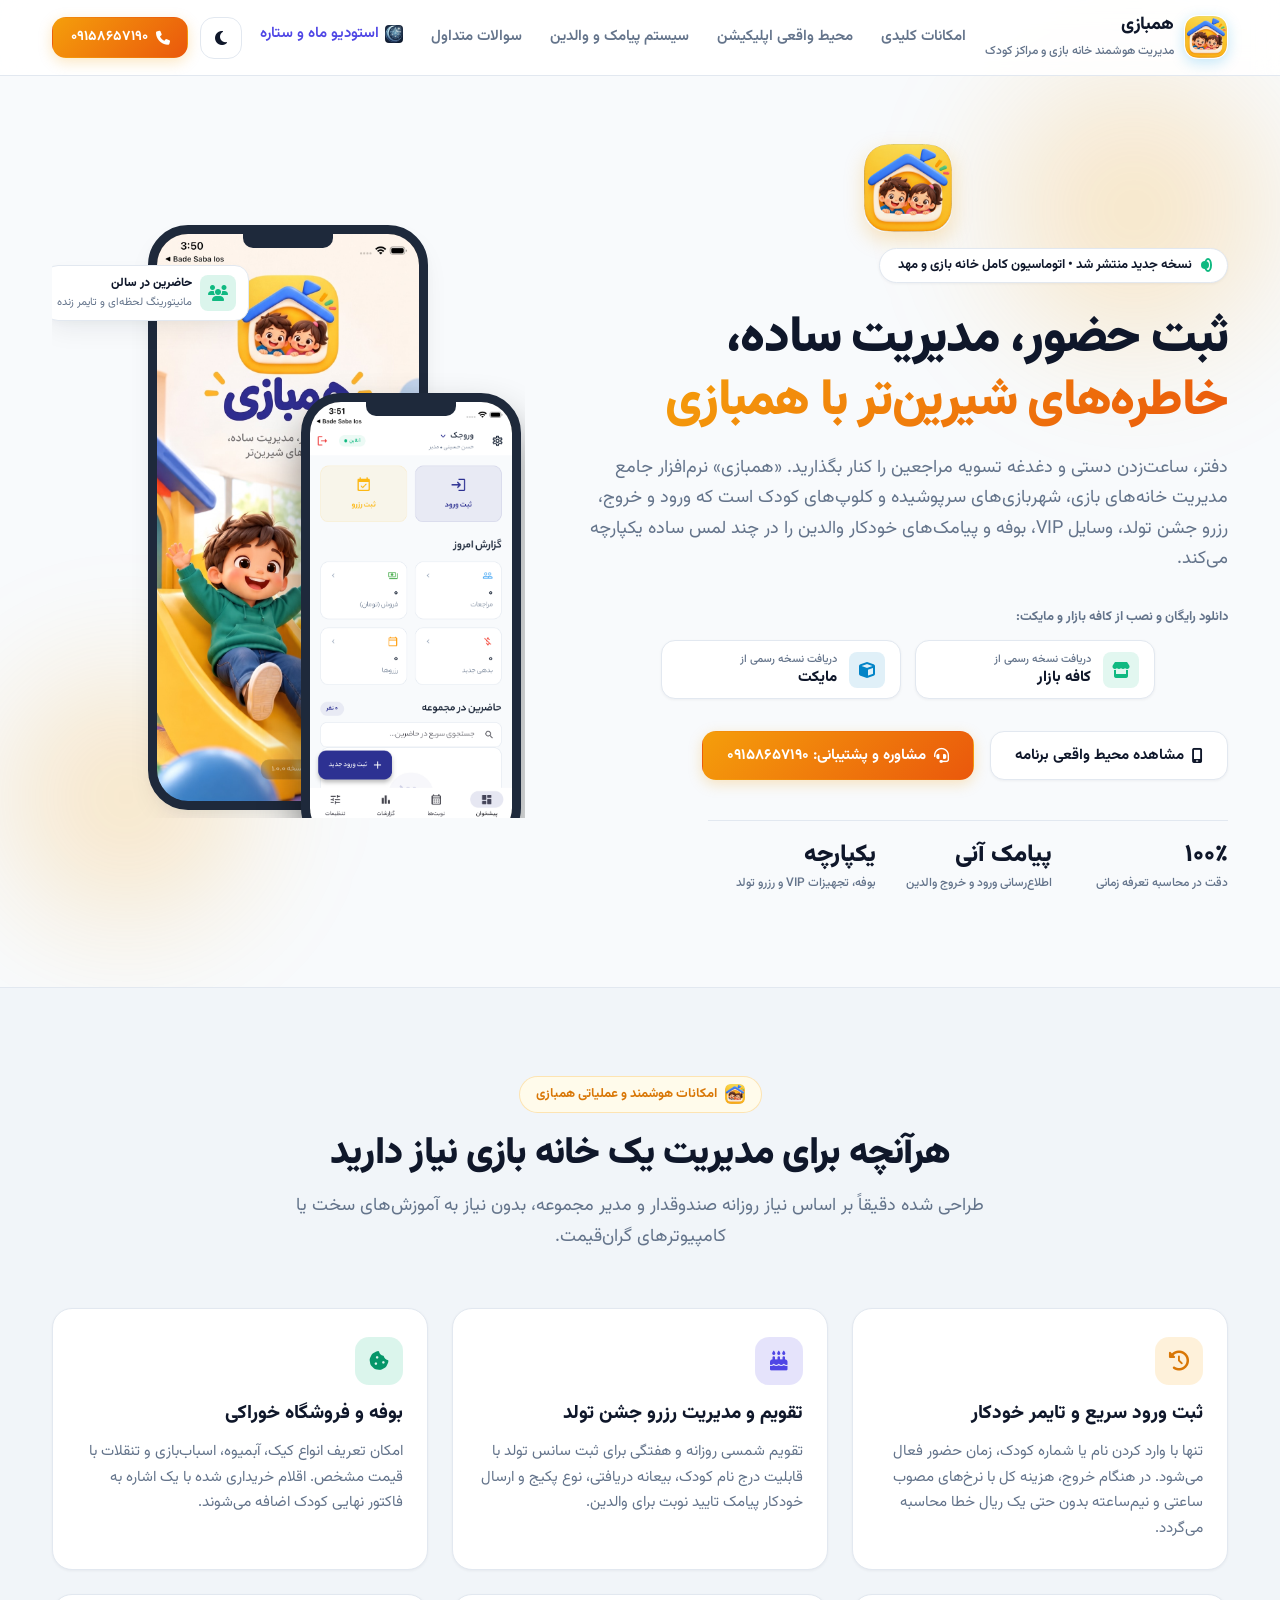
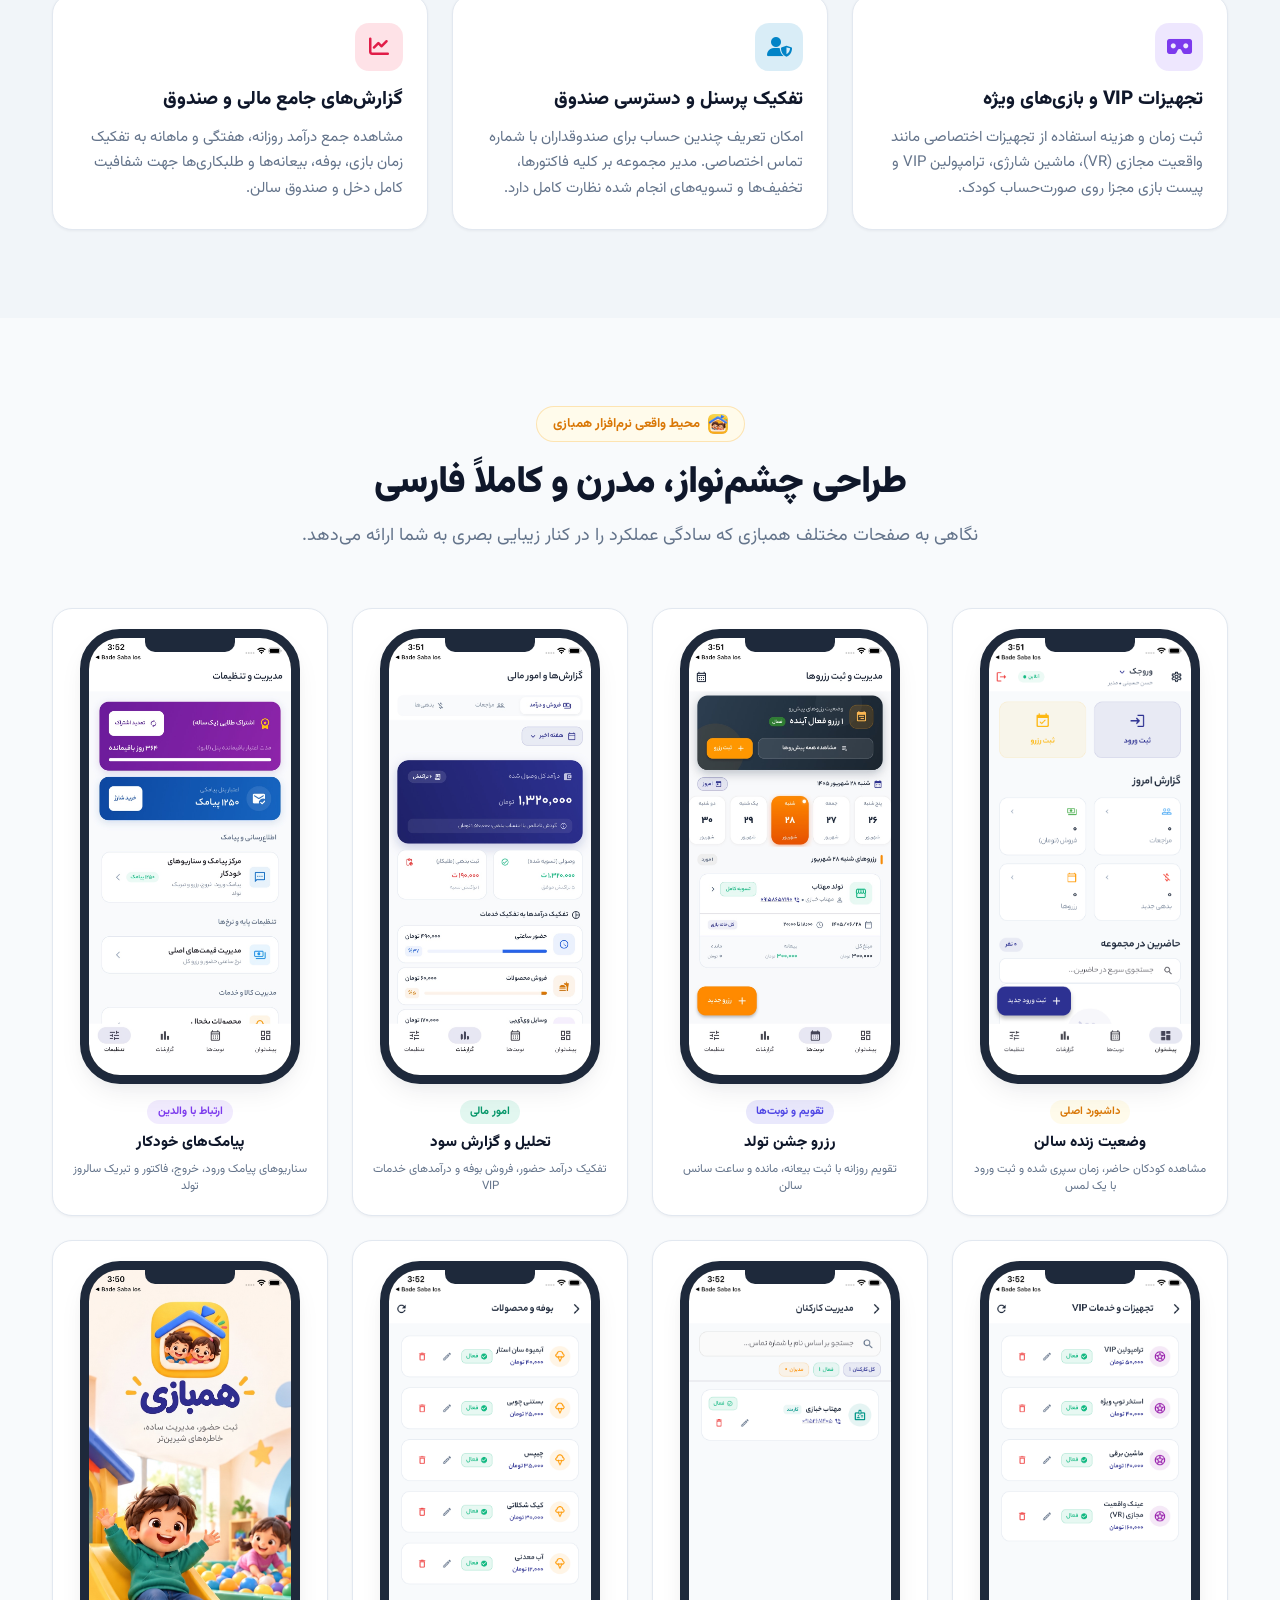
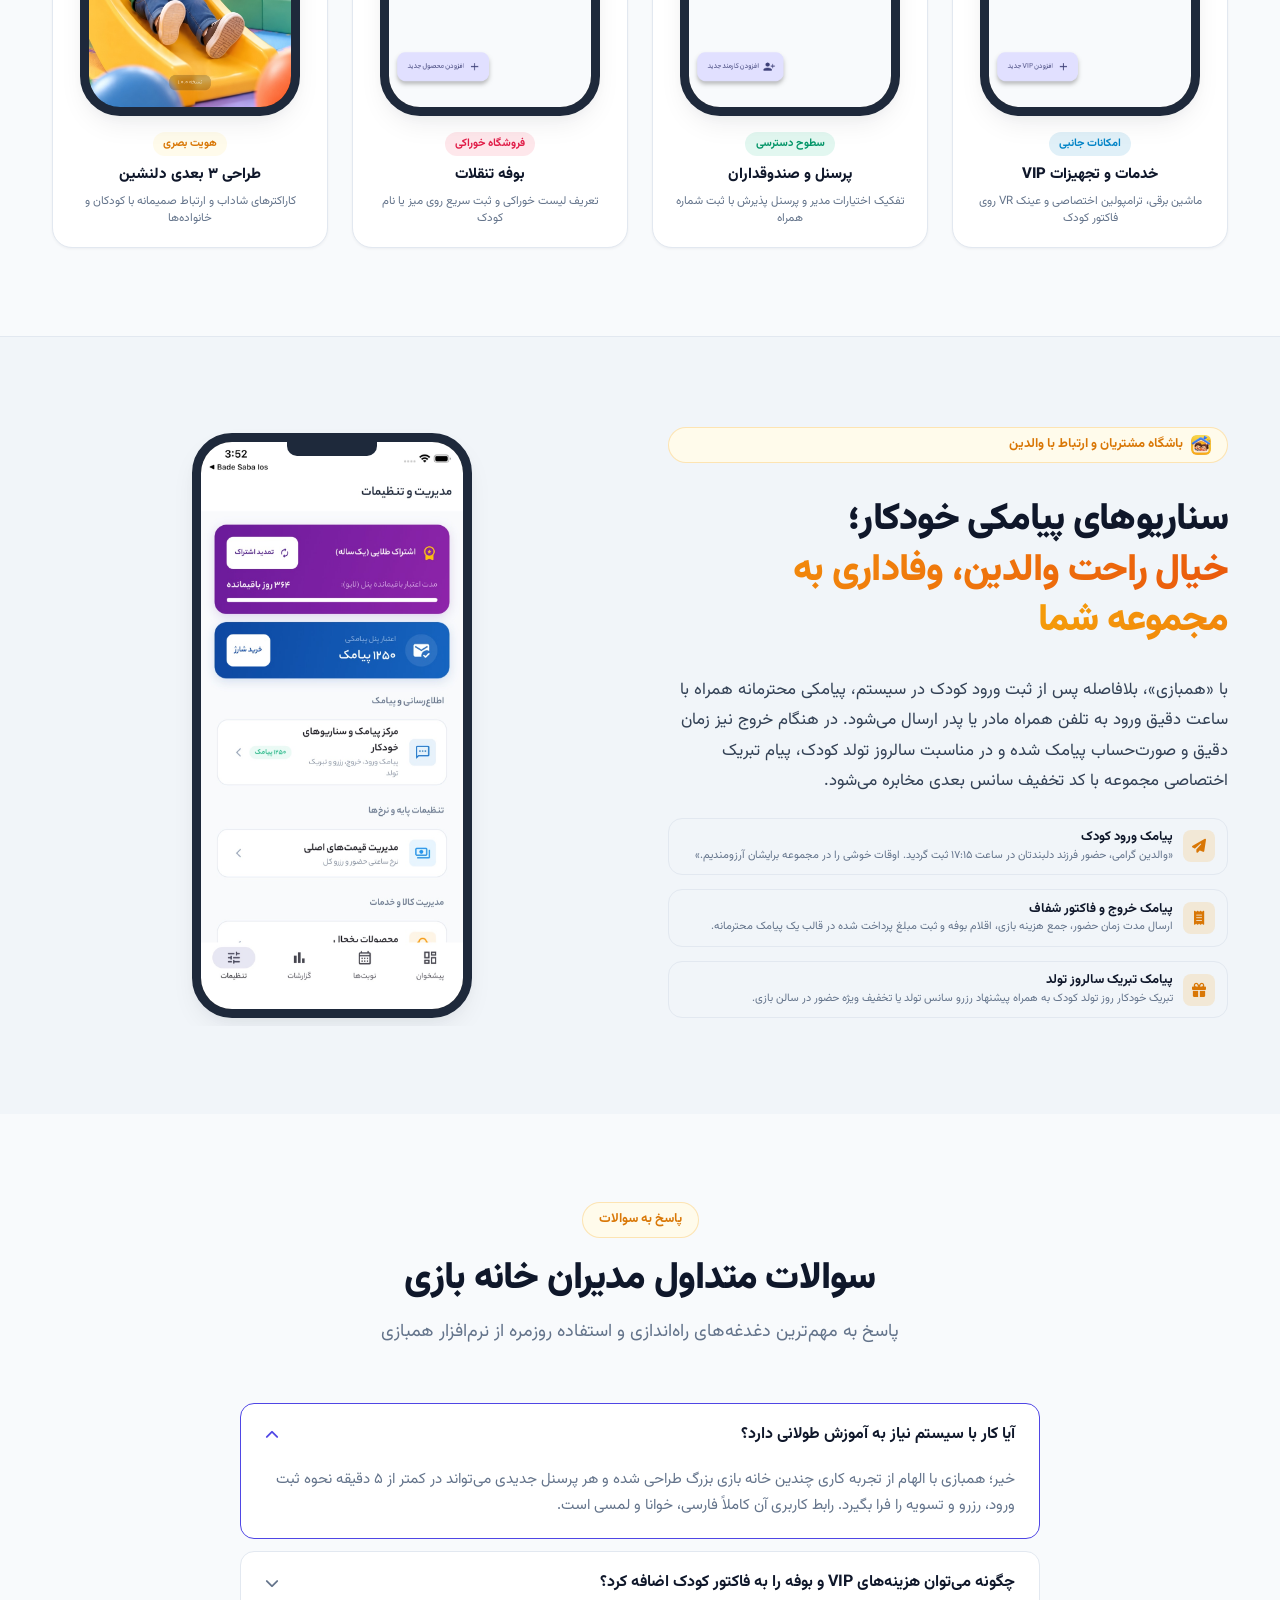
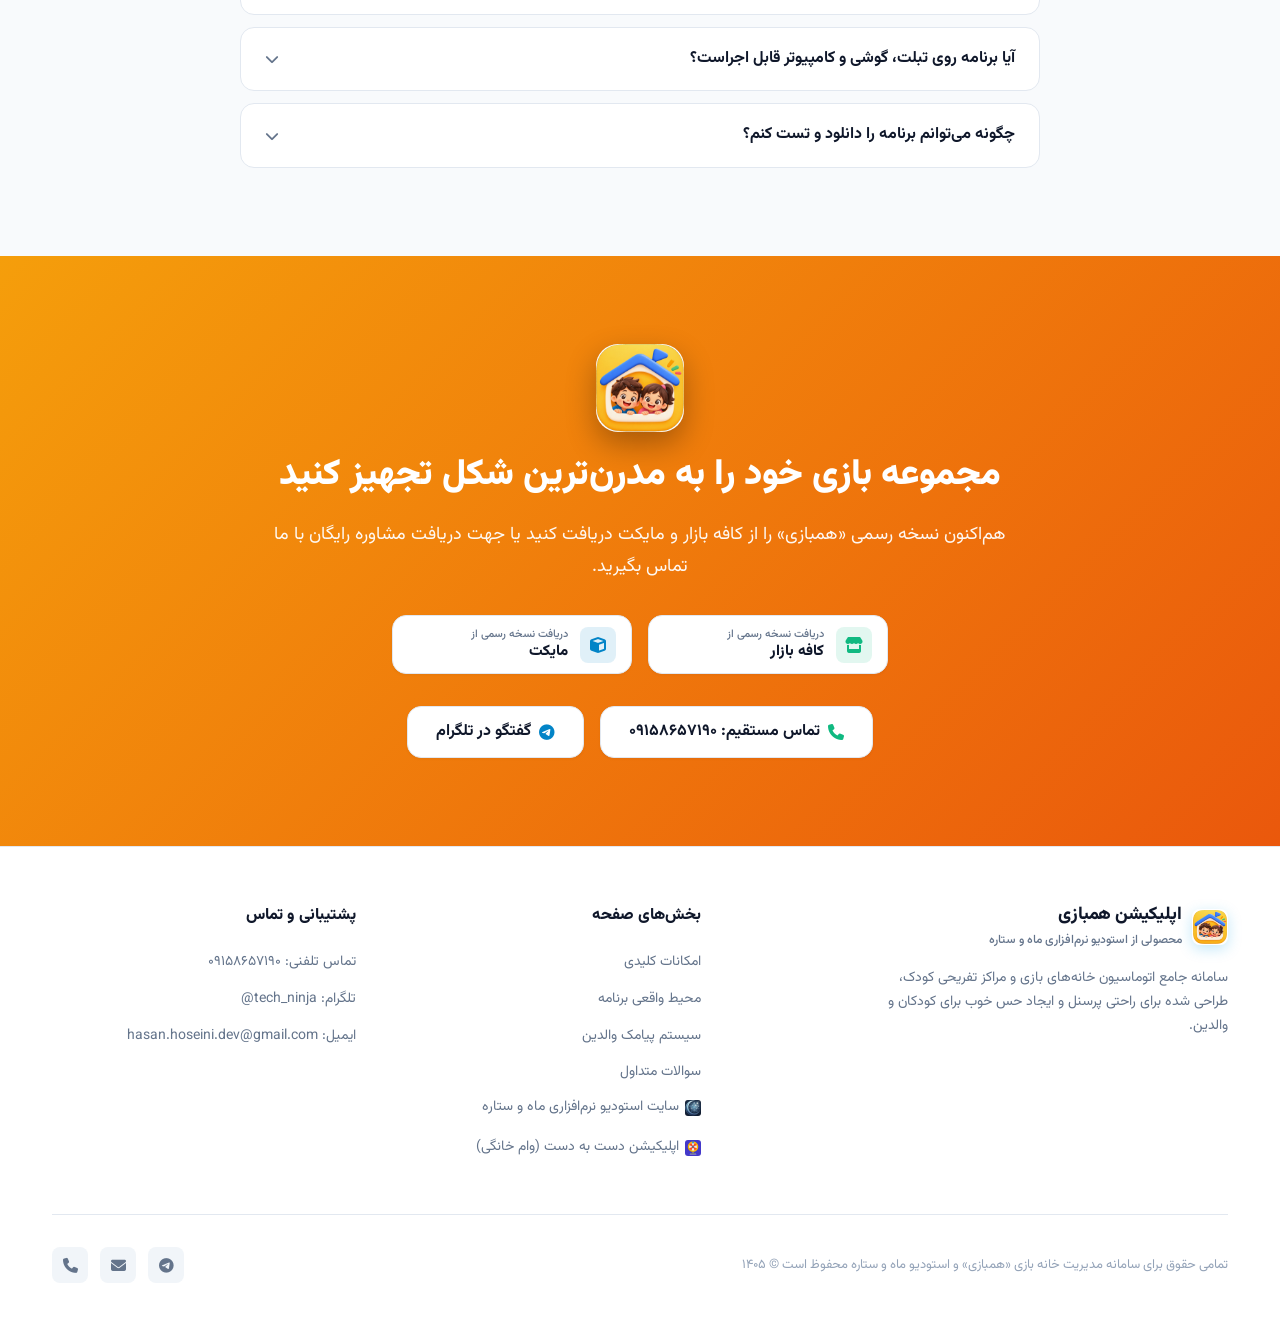
<file: hambazi.html>
<!DOCTYPE html>
<html lang="fa" dir="rtl">
<head>
    <meta charset="UTF-8">
    <meta name="viewport" content="width=device-width, initial-scale=1.0">
    <title>اپلیکیشن همبازی | نرم‌افزار جامع مدیریت خانه بازی، شهربازی و مراکز کودک</title>
    <meta name="description" content="همبازی: ثبت حضور ثانیه‌ای کودکان، محاسبه خودکار هزینه ساعتی، تقویم رزرو جشن تولد، سیستم بوفه و وسایل VIP، ارسال پیامک خودکار به والدین و گزارش مالی دقیق.">
    <meta name="keywords" content="اپلیکیشن همبازی, مدیریت خانه بازی, نرم افزار شهربازی کودک, حسابداری خانه بازی, رزرو تولد کودک, استودیو ماه و ستاره">
    <meta name="author" content="MoonStar Studio">

    <!-- OpenGraph -->
    <meta property="og:title" content="اپلیکیشن همبازی | نرم‌افزار هوشمند مدیریت خانه بازی">
    <meta property="og:description" content="اتوماسیون ثبت حضور، بوفه، رزرو تولد و پیامک والدین برای خانه‌های بازی سراسر کشور.">
    <meta property="og:type" content="product">

    <!-- Instant Theme Init Script (Zero FOUC) -->
    <script>
        (function() {
            try {
                const stored = localStorage.getItem('moonstar_theme');
                const prefersDark = window.matchMedia('(prefers-color-scheme: dark)').matches;
                if (stored === 'dark' || (!stored && prefersDark)) {
                    document.documentElement.classList.add('dark');
                } else {
                    document.documentElement.classList.remove('dark');
                }
            } catch (e) {}
        })();
    </script>

    <!-- Google Font: Vazirmatn -->
    <link rel="preconnect" href="https://fonts.googleapis.com">
    <link rel="preconnect" href="https://fonts.gstatic.com" crossorigin>
    <link href="https://fonts.googleapis.com/css2?family=Vazirmatn:wght@300;400;500;600;700;800;900&display=swap" rel="stylesheet">

    <!-- FontAwesome 6 -->
    <link rel="stylesheet" href="https://cdnjs.cloudflare.com/ajax/libs/font-awesome/6.5.1/css/all.min.css">

    <!-- Favicon & App Icon -->
    <link rel="icon" type="image/png" href="assets/hambazi/hambazi-app-icon.png">
    <link rel="apple-touch-icon" href="assets/hambazi/hambazi-app-icon.png">

    <!-- Design System CSS -->
    <link rel="stylesheet" href="css/style.css">
</head>
<body>

    <!-- Header / Navbar -->
    <header class="header">
        <div class="container header-inner">
            <!-- Brand Logo -->
            <a href="hambazi.html" class="brand-link" aria-label="اپلیکیشن همبازی">
                <img src="assets/hambazi/hambazi-app-icon.png" alt="آیکون اپلیکیشن همبازی" class="brand-logo-img">
                <div>
                    <span class="brand-title">همبازی</span>
                    <span class="brand-subtitle">مدیریت هوشمند خانه بازی و مراکز کودک</span>
                </div>
            </a>

            <!-- Desktop Nav Menu -->
            <nav>
                <ul class="nav-menu">
                    <li>
                        <a href="#features" class="nav-link">امکانات کلیدی</a>
                    </li>
                    <li>
                        <a href="#gallery" class="nav-link">محیط واقعی اپلیکیشن</a>
                    </li>
                    <li>
                        <a href="#sms-crm" class="nav-link">سیستم پیامک و والدین</a>
                    </li>
                    <li>
                        <a href="#faq" class="nav-link">سوالات متداول</a>
                    </li>
                    <li>
                        <a href="index.html" class="nav-link" style="color: var(--primary);">
                            <img src="assets/studio/moonstar-icon.png" alt="استودیو برنامه‌نویسی ماه و ستاره" class="app-icon-badge" style="width: 1.15rem; height: 1.15rem; border-radius: 4px;">
                            <span>استودیو ماه و ستاره</span>
                        </a>
                    </li>

                </ul>
            </nav>

            <!-- Actions -->
            <div class="header-actions">
                <button type="button" class="theme-toggle-btn" aria-label="تغییر تم" title="تغییر تم تاریک / روشن">
                    <i class="fa-solid fa-moon"></i>
                </button>

                <a href="tel:09158657190" class="btn btn-amber num-fa" style="display: none; padding: 0.6rem 1.1rem; font-size: 0.875rem;" id="headerPhoneBtn">
                    <i class="fa-solid fa-phone"></i>
                    <span>۰۹۱۵۸۶۵۷۱۹۰</span>
                </a>

                <button type="button" class="mobile-menu-btn" aria-label="باز کردن منوی موبایل">
                    <i class="fa-solid fa-bars"></i>
                </button>
            </div>
        </div>
    </header>

    <!-- Mobile Drawer Backdrop -->
    <div class="mobile-drawer-backdrop" aria-hidden="true"></div>

    <!-- Mobile Drawer Navigation -->
    <aside class="mobile-drawer" aria-label="منوی موبایل">
        <div class="mobile-drawer-head">
            <div class="brand-link">
                <img src="assets/hambazi/hambazi-app-icon.png" alt="آیکون اپلیکیشن همبازی" class="brand-logo-img" style="width: 2.25rem; height: 2.25rem; border-radius: 8px;">
                <div>
                    <span class="brand-title" style="font-size: 1rem;">همبازی</span>
                    <span class="brand-subtitle" style="font-size: 0.6875rem;">مدیریت خانه بازی</span>
                </div>
            </div>
            <button type="button" class="mobile-drawer-close" aria-label="بستن منو">
                <i class="fa-solid fa-xmark"></i>
            </button>
        </div>

        <ul class="mobile-nav-list">
            <li class="mobile-nav-item">
                <a href="#features">
                    <span>امکانات کلیدی</span>
                    <i class="fa-solid fa-angle-left" style="font-size: 0.75rem; color: var(--text-muted);"></i>
                </a>
            </li>
            <li class="mobile-nav-item">
                <a href="#gallery">
                    <span>تصاویر محیط برنامه</span>
                    <i class="fa-solid fa-angle-left" style="font-size: 0.75rem; color: var(--text-muted);"></i>
                </a>
            </li>
            <li class="mobile-nav-item">
                <a href="#sms-crm">
                    <span>سیستم پیامکی والدین</span>
                    <i class="fa-solid fa-angle-left" style="font-size: 0.75rem; color: var(--text-muted);"></i>
                </a>
            </li>
            <li class="mobile-nav-item">
                <a href="#faq">
                    <span>سوالات متداول</span>
                    <i class="fa-solid fa-angle-left" style="font-size: 0.75rem; color: var(--text-muted);"></i>
                </a>
            </li>
            <li class="mobile-nav-item">
                <a href="index.html">
                    <span style="display: flex; align-items: center; gap: 0.5rem;">
                        <img src="assets/studio/moonstar-icon.png" alt="استودیو برنامه‌نویسی ماه و ستاره" class="app-icon-badge" style="width: 1.25rem; height: 1.25rem; border-radius: 4px;">
                        <span>بازگشت به سایت ماه و ستاره</span>
                    </span>
                    <i class="fa-solid fa-angle-left" style="font-size: 0.75rem; color: var(--text-muted);"></i>
                </a>
            </li>

            <li class="mobile-nav-item">
                <a href="dastbedast.html">
                    <span style="display: flex; align-items: center; gap: 0.5rem;">
                        <img src="assets/dastbedast/dastbedast-app-icon.png" alt="دست به دست" class="app-icon-badge">
                        <span>اپلیکیشن دست به دست</span>
                    </span>
                    <i class="fa-solid fa-angle-left" style="font-size: 0.75rem; color: var(--text-muted);"></i>
                </a>
            </li>
        </ul>

        <div class="mobile-drawer-footer">
            <a href="tel:09158657190" class="btn btn-amber num-fa" style="width: 100%;">
                <i class="fa-solid fa-phone"></i>
                <span>تماس مشاوره: ۰۹۱۵۸۶۵۷۱۹۰</span>
            </a>
            <a href="https://t.me/tech_ninja" target="_blank" rel="noopener noreferrer" class="btn btn-secondary" style="width: 100%;">
                <i class="fa-brands fa-telegram" style="color: #0284c7;"></i>
                <span>پشتیبانی در تلگرام</span>
            </a>
        </div>
    </aside>

    <!-- Main Content -->
    <main id="main-content">

        <!-- Hero Section -->
        <section class="hero-section">
            <div class="hero-glow-1" style="background: radial-gradient(circle, var(--hambazi-glow) 0%, rgba(245, 158, 11, 0) 70%);"></div>
            <div class="hero-glow-2"></div>

            <div class="container hero-grid">
                <!-- Text Content -->
                <div class="hero-content">
                    <div style="display: flex; align-items: center; justify-content: center; margin-bottom: 1rem;">
                        <img src="assets/hambazi/hambazi-app-icon.png" alt="آیکون رسمی اپلیکیشن همبازی" class="product-hero-icon" style="width: 5.5rem; height: 5.5rem; border-radius: 22px;">
                    </div>

                    <div class="hero-spotlight-pill">
                        <span class="hero-spotlight-dot"></span>
                        <span>نسخه جدید منتشر شد • اتوماسیون کامل خانه بازی و مهد</span>
                    </div>

                    <h1 class="hero-title">
                        ثبت حضور، مدیریت ساده، <br>
                        <span class="text-gradient-amber">خاطره‌های شیرین‌تر با همبازی</span>
                    </h1>

                    <p class="hero-desc">
                        دفتر، ساعت‌زدن دستی و دغدغه تسویه مراجعین را کنار بگذارید. «همبازی» نرم‌افزار جامع مدیریت خانه‌های بازی، شهربازی‌های سرپوشیده و کلوپ‌های کودک است که ورود و خروج، رزرو جشن تولد، وسایل VIP، بوفه و پیامک‌های خودکار والدین را در چند لمس ساده یکپارچه می‌کند.
                    </p>

                    <!-- Official Store Downloads -->
                    <div style="margin-bottom: 2rem;">
                        <span style="font-size: 0.8125rem; font-weight: 700; color: var(--text-muted); display: block; margin-bottom: 0.75rem;">
                            دانلود رایگان و نصب از کافه بازار و مایکت:
                        </span>
                        <div class="store-badges-group" style="justify-content: center;">
                            <!-- Cafe Bazaar -->
                            <a href="https://cafebazaar.ir/app/ir.moonstarstudio.hambazi" target="_blank" rel="noopener noreferrer" class="store-badge store-badge-bazaar">
                                <div class="store-icon-wrap store-icon-bazaar">
                                    <i class="fa-solid fa-store"></i>
                                </div>
                                <div class="store-badge-text">
                                    <span class="store-badge-subtitle">دریافت نسخه رسمی از</span>
                                    <span class="store-badge-title">کافه بازار</span>
                                </div>
                            </a>

                            <!-- Myket -->
                            <a href="https://myket.ir/app/ir.moonstarstudio.hambazi" target="_blank" rel="noopener noreferrer" class="store-badge store-badge-myket">
                                <div class="store-icon-wrap store-icon-myket">
                                    <i class="fa-solid fa-cube"></i>
                                </div>
                                <div class="store-badge-text">
                                    <span class="store-badge-subtitle">دریافت نسخه رسمی از</span>
                                    <span class="store-badge-title">مایکت</span>
                                </div>
                            </a>
                        </div>
                    </div>

                    <div class="hero-actions">
                        <a href="#gallery" class="btn btn-secondary">
                            <i class="fa-solid fa-mobile-screen"></i>
                            <span>مشاهده محیط واقعی برنامه</span>
                        </a>
                        <a href="tel:09158657190" class="btn btn-amber num-fa">
                            <i class="fa-solid fa-headset"></i>
                            <span>مشاوره و پشتیبانی: ۰۹۱۵۸۶۵۷۱۹۰</span>
                        </a>
                    </div>

                    <!-- Metrics -->
                    <div class="hero-stats-row">
                        <div class="hero-stat-item">
                            <span class="hero-stat-val num-fa">۱۰۰٪</span>
                            <span class="hero-stat-lbl">دقت در محاسبه تعرفه زمانی</span>
                        </div>
                        <div class="hero-stat-item">
                            <span class="hero-stat-val">پیامک آنی</span>
                            <span class="hero-stat-lbl">اطلاع‌رسانی ورود و خروج والدین</span>
                        </div>
                        <div class="hero-stat-item">
                            <span class="hero-stat-val">یکپارچه</span>
                            <span class="hero-stat-lbl">بوفه، تجهیزات VIP و رزرو تولد</span>
                        </div>
                    </div>
                </div>

                <!-- Hero Visual Showcase -->
                <div class="phone-mockup-wrapper">
                    <!-- Main Frame (Splash Screen) -->
                    <div class="phone-frame">
                        <div class="phone-notch"></div>
                        <img src="assets/hambazi/hambazi-splash.jpg" alt="صفحه ورود اپلیکیشن همبازی" class="phone-img" loading="eager" width="290" height="627">
                    </div>

                    <!-- Secondary Frame (Dashboard) -->
                    <div class="secondary-phone">
                        <div class="phone-frame" style="max-width: 220px; box-shadow: 0 25px 40px rgba(0,0,0,0.45);">
                            <div class="phone-notch"></div>
                            <img src="assets/hambazi/hambazi-dash.png" alt="پیشخوان مدیریت همبازی" class="phone-img" loading="lazy" width="220" height="476">
                        </div>
                    </div>

                    <!-- Floating Live Badge -->
                    <div class="floating-stat-badge badge-top-left">
                        <div style="width: 2.25rem; height: 2.25rem; border-radius: 8px; background: rgba(16, 185, 129, 0.15); color: #10b981; display: flex; align-items: center; justify-content: center; font-size: 1rem;">
                            <i class="fa-solid fa-users"></i>
                        </div>
                        <div>
                            <span style="font-size: 0.75rem; font-weight: 800; color: var(--text-main); display: block;">حاضرین در سالن</span>
                            <span style="font-size: 0.6875rem; color: var(--text-muted); display: block;">مانیتورینگ لحظه‌ای و تایمر زنده</span>
                        </div>
                    </div>
                </div>
            </div>
        </section>

        <!-- Features Section -->
        <section id="features" class="section" style="background: var(--bg-surface-subtle); border-top: 1px solid var(--border-subtle);">
            <div class="container">
                <div class="section-title-wrap">
                    <span class="section-badge section-badge-amber">
                        <img src="assets/hambazi/hambazi-app-icon.png" alt="همبازی" class="app-icon-badge">
                        <span>امکانات هوشمند و عملیاتی همبازی</span>
                    </span>
                    <h2 class="section-title">هرآنچه برای مدیریت یک خانه بازی نیاز دارید</h2>
                    <p class="section-desc">طراحی شده دقیقاً بر اساس نیاز روزانه صندوقدار و مدیر مجموعه، بدون نیاز به آموزش‌های سخت یا کامپیوترهای گران‌قیمت.</p>
                </div>

                <div class="cards-grid-3">
                    <!-- 1 -->
                    <div class="feature-card">
                        <div class="feature-card-icon" style="background: rgba(245, 158, 11, 0.15); color: #d97706;">
                            <i class="fa-solid fa-clock-rotate-left"></i>
                        </div>
                        <h3 class="feature-card-title">ثبت ورود سریع و تایمر خودکار</h3>
                        <p class="feature-card-text">
                            تنها با وارد کردن نام یا شماره کودک، زمان حضور فعال می‌شود. در هنگام خروج، هزینه کل با نرخ‌های مصوب ساعتی و نیم‌ساعته بدون حتی یک ریال خطا محاسبه می‌گردد.
                        </p>
                    </div>

                    <!-- 2 -->
                    <div class="feature-card">
                        <div class="feature-card-icon" style="background: rgba(79, 70, 229, 0.15); color: var(--primary);">
                            <i class="fa-solid fa-cake-candles"></i>
                        </div>
                        <h3 class="feature-card-title">تقویم و مدیریت رزرو جشن تولد</h3>
                        <p class="feature-card-text">
                            تقویم شمسی روزانه و هفتگی برای ثبت سانس تولد با قابلیت درج نام کودک، بیعانه دریافتی، نوع پکیج و ارسال خودکار پیامک تایید نوبت برای والدین.
                        </p>
                    </div>

                    <!-- 3 -->
                    <div class="feature-card">
                        <div class="feature-card-icon" style="background: rgba(16, 185, 129, 0.15); color: #059669;">
                            <i class="fa-solid fa-cookie-bite"></i>
                        </div>
                        <h3 class="feature-card-title">بوفه و فروشگاه خوراکی</h3>
                        <p class="feature-card-text">
                            امکان تعریف انواع کیک، آبمیوه، اسباب‌بازی و تنقلات با قیمت مشخص. اقلام خریداری شده با یک اشاره به فاکتور نهایی کودک اضافه می‌شوند.
                        </p>
                    </div>

                    <!-- 4 -->
                    <div class="feature-card">
                        <div class="feature-card-icon" style="background: rgba(139, 92, 246, 0.15); color: #7c3aed;">
                            <i class="fa-solid fa-vr-cardboard"></i>
                        </div>
                        <h3 class="feature-card-title">تجهیزات VIP و بازی‌های ویژه</h3>
                        <p class="feature-card-text">
                            ثبت زمان و هزینه استفاده از تجهیزات اختصاصی مانند واقعیت مجازی (VR)، ماشین شارژی، ترامپولین VIP و پیست بازی مجزا روی صورت‌حساب کودک.
                        </p>
                    </div>

                    <!-- 5 -->
                    <div class="feature-card">
                        <div class="feature-card-icon" style="background: rgba(2, 132, 199, 0.15); color: #0284c7;">
                            <i class="fa-solid fa-user-shield"></i>
                        </div>
                        <h3 class="feature-card-title">تفکیک پرسنل و دسترسی صندوق</h3>
                        <p class="feature-card-text">
                            امکان تعریف چندین حساب برای صندوقداران با شماره تماس اختصاصی. مدیر مجموعه بر کلیه فاکتورها، تخفیف‌ها و تسویه‌های انجام شده نظارت کامل دارد.
                        </p>
                    </div>

                    <!-- 6 -->
                    <div class="feature-card">
                        <div class="feature-card-icon" style="background: rgba(244, 63, 94, 0.15); color: #e11d48;">
                            <i class="fa-solid fa-chart-line"></i>
                        </div>
                        <h3 class="feature-card-title">گزارش‌های جامع مالی و صندوق</h3>
                        <p class="feature-card-text">
                            مشاهده جمع درآمد روزانه، هفتگی و ماهانه به تفکیک زمان بازی، بوفه، بیعانه‌ها و طلبکاری‌ها جهت شفافیت کامل دخل و صندوق سالن.
                        </p>
                    </div>
                </div>
            </div>
        </section>

        <!-- Screenshot Gallery Section -->
        <section id="gallery" class="section">
            <div class="container">
                <div class="section-title-wrap">
                    <span class="section-badge section-badge-amber">
                        <img src="assets/hambazi/hambazi-app-icon.png" alt="همبازی" class="app-icon-badge">
                        <span>محیط واقعی نرم‌افزار همبازی</span>
                    </span>
                    <h2 class="section-title">طراحی چشم‌نواز، مدرن و کاملاً فارسی</h2>
                    <p class="section-desc">نگاهی به صفحات مختلف همبازی که سادگی عملکرد را در کنار زیبایی بصری به شما ارائه می‌دهد.</p>
                </div>

                <div class="cards-grid-4">
                    <!-- Screen 1: Dashboard -->
                    <div class="screenshot-card">
                        <div class="screenshot-phone-wrap">
                            <div class="phone-frame">
                                <div class="phone-notch"></div>
                                <img src="assets/hambazi/hambazi-dash.png" alt="پیشخوان مدیریت همبازی" class="phone-img" loading="lazy">
                            </div>
                        </div>
                        <span class="screenshot-tag" style="background: var(--hambazi-light); color: #d97706;">داشبورد اصلی</span>
                        <h4 class="screenshot-title">وضعیت زنده سالن</h4>
                        <p class="screenshot-desc">مشاهده کودکان حاضر، زمان سپری شده و ثبت ورود با یک لمس</p>
                    </div>

                    <!-- Screen 2: Reservations -->
                    <div class="screenshot-card">
                        <div class="screenshot-phone-wrap">
                            <div class="phone-frame">
                                <div class="phone-notch"></div>
                                <img src="assets/hambazi/hambazi-reserve.jpg" alt="تقویم رزرو جشن تولد" class="phone-img" loading="lazy">
                            </div>
                        </div>
                        <span class="screenshot-tag" style="background: rgba(79, 70, 229, 0.12); color: var(--primary);">تقویم و نوبت‌ها</span>
                        <h4 class="screenshot-title">رزرو جشن تولد</h4>
                        <p class="screenshot-desc">تقویم روزانه با ثبت بیعانه، مانده و ساعت سانس سالن</p>
                    </div>

                    <!-- Screen 3: Financial Reports -->
                    <div class="screenshot-card">
                        <div class="screenshot-phone-wrap">
                            <div class="phone-frame">
                                <div class="phone-notch"></div>
                                <img src="assets/hambazi/hambazi-report.jpg" alt="گزارش‌های مالی همبازی" class="phone-img" loading="lazy">
                            </div>
                        </div>
                        <span class="screenshot-tag" style="background: rgba(16, 185, 129, 0.12); color: #059669;">امور مالی</span>
                        <h4 class="screenshot-title">تحلیل و گزارش سود</h4>
                        <p class="screenshot-desc">تفکیک درآمد حضور، فروش بوفه و درآمدهای خدمات VIP</p>
                    </div>

                    <!-- Screen 4: SMS CRM -->
                    <div class="screenshot-card">
                        <div class="screenshot-phone-wrap">
                            <div class="phone-frame">
                                <div class="phone-notch"></div>
                                <img src="assets/hambazi/hambazi-settings.jpg" alt="تنظیمات پیامک و اشتراک همبازی" class="phone-img" loading="lazy">
                            </div>
                        </div>
                        <span class="screenshot-tag" style="background: rgba(139, 92, 246, 0.12); color: #7c3aed;">ارتباط با والدین</span>
                        <h4 class="screenshot-title">پیامک‌های خودکار</h4>
                        <p class="screenshot-desc">سناریوهای پیامک ورود، خروج، فاکتور و تبریک سالروز تولد</p>
                    </div>

                    <!-- Screen 5: VIP Equipment -->
                    <div class="screenshot-card">
                        <div class="screenshot-phone-wrap">
                            <div class="phone-frame">
                                <div class="phone-notch"></div>
                                <img src="assets/hambazi/hambazi-vip.png" alt="تجهیزات VIP همبازی" class="phone-img" loading="lazy">
                            </div>
                        </div>
                        <span class="screenshot-tag" style="background: rgba(2, 132, 199, 0.12); color: #0284c7;">امکانات جانبی</span>
                        <h4 class="screenshot-title">خدمات و تجهیزات VIP</h4>
                        <p class="screenshot-desc">ماشین برقی، ترامپولین اختصاصی و عینک VR روی فاکتور کودک</p>
                    </div>

                    <!-- Screen 6: Staff Management -->
                    <div class="screenshot-card">
                        <div class="screenshot-phone-wrap">
                            <div class="phone-frame">
                                <div class="phone-notch"></div>
                                <img src="assets/hambazi/hambazi-staff.png" alt="مدیریت کارکنان همبازی" class="phone-img" loading="lazy">
                            </div>
                        </div>
                        <span class="screenshot-tag" style="background: rgba(16, 185, 129, 0.12); color: #059669;">سطوح دسترسی</span>
                        <h4 class="screenshot-title">پرسنل و صندوقداران</h4>
                        <p class="screenshot-desc">تفکیک اختیارات مدیر و پرسنل پذیرش با ثبت شماره همراه</p>
                    </div>

                    <!-- Screen 7: Buffet -->
                    <div class="screenshot-card">
                        <div class="screenshot-phone-wrap">
                            <div class="phone-frame">
                                <div class="phone-notch"></div>
                                <img src="assets/hambazi/hambazi-buffet.png" alt="بوفه تنقلات همبازی" class="phone-img" loading="lazy">
                            </div>
                        </div>
                        <span class="screenshot-tag" style="background: rgba(244, 63, 94, 0.12); color: #e11d48;">فروشگاه خوراکی</span>
                        <h4 class="screenshot-title">بوفه تنقلات</h4>
                        <p class="screenshot-desc">تعریف لیست خوراکی و ثبت سریع روی میز یا نام کودک</p>
                    </div>

                    <!-- Screen 8: Brand & Splash -->
                    <div class="screenshot-card">
                        <div class="screenshot-phone-wrap">
                            <div class="phone-frame">
                                <div class="phone-notch"></div>
                                <img src="assets/hambazi/hambazi-splash.jpg" alt="اسپلش و هویت بصری همبازی" class="phone-img" loading="lazy">
                            </div>
                        </div>
                        <span class="screenshot-tag" style="background: var(--hambazi-light); color: #d97706;">هویت بصری</span>
                        <h4 class="screenshot-title">طراحی ۳ بعدی دلنشین</h4>
                        <p class="screenshot-desc">کاراکترهای شاداب و ارتباط صمیمانه با کودکان و خانواده‌ها</p>
                    </div>
                </div>
            </div>
        </section>

        <!-- SMS & Parents Experience -->
        <section id="sms-crm" class="section" style="background: var(--bg-surface-subtle); border-top: 1px solid var(--border-subtle);">
            <div class="container">
                <div class="product-grid" style="align-items: center;">
                    <div class="product-content">
                        <span class="section-badge section-badge-amber">
                            <img src="assets/hambazi/hambazi-app-icon.png" alt="همبازی" class="app-icon-badge">
                            <span>باشگاه مشتریان و ارتباط با والدین</span>
                        </span>
                        <h2 class="section-title">
                            سناریوهای پیامکی خودکار؛ <br>
                            <span class="text-gradient-amber">خیال راحت والدین، وفاداری به مجموعه شما</span>
                        </h2>
                        <p class="product-desc">
                            با «همبازی»، بلافاصله پس از ثبت ورود کودک در سیستم، پیامکی محترمانه همراه با ساعت دقیق ورود به تلفن همراه مادر یا پدر ارسال می‌شود. در هنگام خروج نیز زمان دقیق و صورت‌حساب پیامک شده و در مناسبت سالروز تولد کودک، پیام تبریک اختصاصی مجموعه با کد تخفیف سانس بعدی مخابره می‌شود.
                        </p>

                        <div class="feature-bullets-grid" style="grid-template-columns: 1fr;">
                            <div class="feature-bullet-item">
                                <div class="feature-bullet-icon bullet-icon-amber">
                                    <i class="fa-solid fa-paper-plane"></i>
                                </div>
                                <div class="bullet-text">
                                    <h4>پیامک ورود کودک</h4>
                                    <p>«والدین گرامی، حضور فرزند دلبندتان در ساعت ۱۷:۱۵ ثبت گردید. اوقات خوشی را در مجموعه برایشان آرزومندیم.»</p>
                                </div>
                            </div>

                            <div class="feature-bullet-item">
                                <div class="feature-bullet-icon bullet-icon-amber">
                                    <i class="fa-solid fa-receipt"></i>
                                </div>
                                <div class="bullet-text">
                                    <h4>پیامک خروج و فاکتور شفاف</h4>
                                    <p>ارسال مدت زمان حضور، جمع هزینه بازی، اقلام بوفه و ثبت مبلغ پرداخت شده در قالب یک پیامک محترمانه.</p>
                                </div>
                            </div>

                            <div class="feature-bullet-item">
                                <div class="feature-bullet-icon bullet-icon-amber">
                                    <i class="fa-solid fa-gift"></i>
                                </div>
                                <div class="bullet-text">
                                    <h4>پیامک تبریک سالروز تولد</h4>
                                    <p>تبریک خودکار روز تولد کودک به همراه پیشنهاد رزرو سانس تولد یا تخفیف ویژه حضور در سالن بازی.</p>
                                </div>
                            </div>
                        </div>
                    </div>

                    <!-- Visual Frame -->
                    <div class="phone-mockup-wrapper">
                        <div class="phone-frame">
                            <div class="phone-notch"></div>
                            <img src="assets/hambazi/hambazi-settings.jpg" alt="تنظیمات پیامک والدین در همبازی" class="phone-img" loading="lazy">
                        </div>
                    </div>
                </div>
            </div>
        </section>

        <!-- FAQ Section -->
        <section id="faq" class="section">
            <div class="container">
                <div class="section-title-wrap">
                    <span class="section-badge section-badge-amber">پاسخ به سوالات</span>
                    <h2 class="section-title">سوالات متداول مدیران خانه بازی</h2>
                    <p class="section-desc">پاسخ به مهم‌ترین دغدغه‌های راه‌اندازی و استفاده روزمره از نرم‌افزار همبازی</p>
                </div>

                <div class="faq-list">
                    <!-- Q1 -->
                    <div class="faq-item active">
                        <button type="button" class="faq-question">
                            <span>آیا کار با سیستم نیاز به آموزش طولانی دارد؟</span>
                            <i class="fa-solid fa-chevron-down faq-icon"></i>
                        </button>
                        <div class="faq-answer">
                            خیر؛ همبازی با الهام از تجربه کاری چندین خانه بازی بزرگ طراحی شده و هر پرسنل جدیدی می‌تواند در کمتر از ۵ دقیقه نحوه ثبت ورود، رزرو و تسویه را فرا بگیرد. رابط کاربری آن کاملاً فارسی، خوانا و لمسی است.
                        </div>
                    </div>

                    <!-- Q2 -->
                    <div class="faq-item">
                        <button type="button" class="faq-question">
                            <span>چگونه می‌توان هزینه‌های VIP و بوفه را به فاکتور کودک اضافه کرد؟</span>
                            <i class="fa-solid fa-chevron-down faq-icon"></i>
                        </button>
                        <div class="faq-answer">
                            در بخش پیشخوان، با انتخاب نام کودک حاضر، می‌توانید هر آیتم بوفه یا وسایل بازی اختصاصی (ماشین برقی، ترامپولین، واقعیت مجازی) را تنها با یک لمس اضافه کنید تا در زمان خروج به صورت خودکار سرجمع محاسبه شود.
                        </div>
                    </div>

                    <!-- Q3 -->
                    <div class="faq-item">
                        <button type="button" class="faq-question">
                            <span>آیا برنامه روی تبلت، گوشی و کامپیوتر قابل اجراست؟</span>
                            <i class="fa-solid fa-chevron-down faq-icon"></i>
                        </button>
                        <div class="faq-answer">
                            بله؛ این اپلیکیشن با معماری چندسکویی فلاتر و اتصال امن ابری توسعه یافته و روی انواع تبلت‌ها و گوشی‌های اندرویدی با سرعت بالا و بدون وابستگی به سخت‌افزار گران‌قیمت کار می‌کند.
                        </div>
                    </div>

                    <!-- Q4 -->
                    <div class="faq-item">
                        <button type="button" class="faq-question">
                            <span>چگونه می‌توانم برنامه را دانلود و تست کنم؟</span>
                            <i class="fa-solid fa-chevron-down faq-icon"></i>
                        </button>
                        <div class="faq-answer">
                            هم‌اکنون نسخه رسمی و پایدار اپلیکیشن «همبازی» در فروشگاه‌های معتبر کافه بازار و مایکت در دسترس است. شما می‌توانید مستقیماً از طریق لینک‌های زیر برنامه را دانلود کرده و برای راهنمایی راه‌اندازی با پشتیبانی ما تماس بگیرید.
                        </div>
                    </div>
                </div>
            </div>
        </section>

        <!-- Final CTA & Contact Section -->
        <section class="section" style="background: var(--hambazi-gradient); color: #ffffff; text-align: center;">
            <div class="container" style="max-width: 820px;">
                <div style="display: flex; justify-content: center; margin-bottom: 1.25rem;">
                    <img src="assets/hambazi/hambazi-app-icon.png" alt="اپلیکیشن همبازی" style="width: 5.5rem; height: 5.5rem; border-radius: 22px; box-shadow: 0 12px 30px rgba(0,0,0,0.3); background: #ffffff;">
                </div>
                <h2 style="font-size: 2.25rem; font-weight: 900; line-height: 1.3; margin-bottom: 1.25rem; color: #ffffff;">
                    مجموعه بازی خود را به مدرن‌ترین شکل تجهیز کنید
                </h2>
                <p style="font-size: 1.125rem; opacity: 0.95; line-height: 1.8; margin-bottom: 2rem; color: #ffffff;">
                    هم‌اکنون نسخه رسمی «همبازی» را از کافه بازار و مایکت دریافت کنید یا جهت دریافت مشاوره رایگان با ما تماس بگیرید.
                </p>

                <!-- Store download badges on colored CTA -->
                <div style="display: flex; flex-wrap: wrap; justify-content: center; gap: 1rem; margin-bottom: 2rem;">
                    <!-- Bazaar -->
                    <a href="https://cafebazaar.ir/app/ir.moonstarstudio.hambazi" target="_blank" rel="noopener noreferrer" class="store-badge store-badge-bazaar" style="background: #ffffff; color: #0f172a;">
                        <div class="store-icon-wrap store-icon-bazaar">
                            <i class="fa-solid fa-store"></i>
                        </div>
                        <div class="store-badge-text">
                            <span class="store-badge-subtitle">دریافت نسخه رسمی از</span>
                            <span class="store-badge-title">کافه بازار</span>
                        </div>
                    </a>

                    <!-- Myket -->
                    <a href="https://myket.ir/app/ir.moonstarstudio.hambazi" target="_blank" rel="noopener noreferrer" class="store-badge store-badge-myket" style="background: #ffffff; color: #0f172a;">
                        <div class="store-icon-wrap store-icon-myket">
                            <i class="fa-solid fa-cube"></i>
                        </div>
                        <div class="store-badge-text">
                            <span class="store-badge-subtitle">دریافت نسخه رسمی از</span>
                            <span class="store-badge-title">مایکت</span>
                        </div>
                    </a>
                </div>

                <!-- Call and Telegram Actions -->
                <div style="display: flex; flex-wrap: wrap; justify-content: center; gap: 1rem;">
                    <a href="tel:09158657190" class="btn btn-secondary num-fa" style="font-size: 1rem; padding: 0.85rem 1.75rem;">
                        <i class="fa-solid fa-phone" style="color: #10b981;"></i>
                        <span>تماس مستقیم: ۰۹۱۵۸۶۵۷۱۹۰</span>
                    </a>
                    <a href="https://t.me/tech_ninja" target="_blank" rel="noopener noreferrer" class="btn btn-secondary" style="font-size: 1rem; padding: 0.85rem 1.75rem;">
                        <i class="fa-brands fa-telegram" style="color: #0284c7;"></i>
                        <span>گفتگو در تلگرام</span>
                    </a>
                </div>
            </div>
        </section>

    </main>

    <!-- Footer -->
    <footer class="footer">
        <div class="container">
            <div class="footer-top">
                <div class="footer-brand">
                    <div class="brand-link">
                        <img src="assets/hambazi/hambazi-app-icon.png" alt="اپلیکیشن همبازی" class="brand-logo-img" style="width: 2.25rem; height: 2.25rem; border-radius: 8px;">
                        <div>
                            <span class="brand-title">اپلیکیشن همبازی</span>
                            <span class="brand-subtitle">محصولی از استودیو نرم‌افزاری ماه و ستاره</span>
                        </div>
                    </div>
                    <p>
                        سامانه جامع اتوماسیون خانه‌های بازی و مراکز تفریحی کودک، طراحی شده برای راحتی پرسنل و ایجاد حس خوب برای کودکان و والدین.
                    </p>
                </div>

                <div>
                    <h4 class="footer-col-title">بخش‌های صفحه</h4>
                    <ul class="footer-links">
                        <li><a href="#features" class="footer-link">امکانات کلیدی</a></li>
                        <li><a href="#gallery" class="footer-link">محیط واقعی برنامه</a></li>
                        <li><a href="#sms-crm" class="footer-link">سیستم پیامک والدین</a></li>
                        <li><a href="#faq" class="footer-link">سوالات متداول</a></li>
                        <li>
                            <a href="index.html" class="footer-link" style="display: inline-flex; align-items: center; gap: 0.4rem;">
                                <img src="assets/studio/moonstar-icon.png" alt="استودیو ماه و ستاره" class="app-icon-badge" style="width: 1rem; height: 1rem; border-radius: 3px;">
                                <span>سایت استودیو نرم‌افزاری ماه و ستاره</span>
                            </a>
                        </li>

                        <li>
                            <a href="dastbedast.html" class="footer-link" style="display: inline-flex; align-items: center; gap: 0.4rem;">
                                <img src="assets/dastbedast/dastbedast-app-icon.png" alt="دست به دست" class="app-icon-badge" style="width: 1rem; height: 1rem; border-radius: 3px;">
                                <span>اپلیکیشن دست به دست (وام خانگی)</span>
                            </a>
                        </li>
                    </ul>
                </div>

                <div>
                    <h4 class="footer-col-title">پشتیبانی و تماس</h4>
                    <ul class="footer-links">
                        <li><a href="tel:09158657190" class="footer-link num-fa">تماس تلفنی: ۰۹۱۵۸۶۵۷۱۹۰</a></li>
                        <li><a href="https://t.me/tech_ninja" target="_blank" rel="noopener noreferrer" class="footer-link">تلگرام: tech_ninja@</a></li>
                        <li><a href="mailto:hasan.hoseini.dev@gmail.com" class="footer-link">ایمیل: hasan.hoseini.dev@gmail.com</a></li>
                    </ul>
                </div>
            </div>

            <div class="footer-bottom">
                <div>
                    تمامی حقوق برای سامانه مدیریت خانه بازی «همبازی» و استودیو ماه و ستاره محفوظ است © ۱۴۰۵
                </div>
                <div class="social-links">
                    <a href="https://t.me/tech_ninja" target="_blank" rel="noopener noreferrer" class="social-btn" aria-label="تلگرام">
                        <i class="fa-brands fa-telegram"></i>
                    </a>
                    <a href="mailto:hasan.hoseini.dev@gmail.com" class="social-btn" aria-label="ایمیل">
                        <i class="fa-solid fa-envelope"></i>
                    </a>
                    <a href="tel:09158657190" class="social-btn" aria-label="تماس تلفنی">
                        <i class="fa-solid fa-phone"></i>
                    </a>
                </div>
            </div>
        </div>
    </footer>

    <!-- Interactive Scripts -->
    <script src="js/main.js"></script>
    <script>
        if (window.innerWidth >= 1200) {
            const btn = document.getElementById('headerPhoneBtn');
            if (btn) btn.style.display = 'inline-flex';
        }
    </script>
</body>
</html>
</file>
<file: css/style.css>
/* ==========================================================================
   MoonStar Studio - Design System & Modern Responsive Stylesheet
   Supports: Light/Dark Theme, RTL, Mobile First, High Performance
   Zero Overflow, Perfect Mobile Responsive Display
   ========================================================================== */

/* --------------------------------------------------------------------------
   1. Theme Variables & Tokens
   -------------------------------------------------------------------------- */
:root {
  --font-sans: 'Vazirmatn', -apple-system, BlinkMacSystemFont, 'Segoe UI', Roboto, Helvetica, Arial, sans-serif;

  /* Light Palette */
  --bg-page: #f8fafc;
  --bg-surface: #ffffff;
  --bg-surface-elevated: #ffffff;
  --bg-surface-subtle: #f1f5f9;
  --bg-card: #ffffff;
  --bg-glass: rgba(255, 255, 255, 0.88);

  --border-subtle: #e2e8f0;
  --border-strong: #cbd5e1;
  --border-accent: rgba(99, 102, 241, 0.25);

  --text-main: #0f172a;
  --text-body: #334155;
  --text-muted: #64748b;
  --text-faint: #94a3b8;

  /* Brand Accents */
  --primary: #4f46e5;
  --primary-hover: #4338ca;
  --primary-light: #eef2ff;
  --primary-gradient: linear-gradient(135deg, #4f46e5 0%, #3b82f6 100%);
  --primary-glow: rgba(79, 70, 229, 0.2);

  /* Hambazi Brand (Amber / Warm Orange) */
  --hambazi-primary: #f59e0b;
  --hambazi-gradient: linear-gradient(135deg, #f59e0b 0%, #ea580c 100%);
  --hambazi-glow: rgba(245, 158, 11, 0.25);
  --hambazi-light: #fffbeb;

  /* Dast be Dast Brand (Indigo / Violet) */
  --dast-primary: #4338ca;
  --dast-gradient: linear-gradient(135deg, #4338ca 0%, #7c3aed 100%);
  --dast-glow: rgba(67, 56, 202, 0.2);
  --dast-light: #eef2ff;

  /* Store Colors */
  --bazaar-green: #10b981;
  --bazaar-hover: #059669;
  --myket-blue: #0284c7;
  --myket-hover: #0369a1;

  /* Shadows */
  --shadow-sm: 0 1px 3px 0 rgba(15, 23, 42, 0.05);
  --shadow-md: 0 4px 12px -2px rgba(15, 23, 42, 0.06), 0 2px 6px -1px rgba(15, 23, 42, 0.04);
  --shadow-lg: 0 12px 28px -6px rgba(15, 23, 42, 0.08), 0 4px 12px -2px rgba(15, 23, 42, 0.03);
  --shadow-xl: 0 20px 40px -12px rgba(15, 23, 42, 0.12), 0 8px 16px -4px rgba(15, 23, 42, 0.04);
  --phone-frame-border: #1e293b;

  --transition-fast: 150ms ease;
  --transition-normal: 250ms ease;
  --radius-sm: 8px;
  --radius-md: 14px;
  --radius-lg: 20px;
  --radius-xl: 28px;
  --radius-full: 9999px;
}

/* Dark Theme */
html.dark {
  --bg-page: #0b0f19;
  --bg-surface: #111827;
  --bg-surface-elevated: #1a2234;
  --bg-surface-subtle: #1e293b;
  --bg-card: #131b2e;
  --bg-glass: rgba(11, 15, 25, 0.9);

  --border-subtle: #1f293d;
  --border-strong: #334155;
  --border-accent: rgba(99, 102, 241, 0.35);

  --text-main: #f8fafc;
  --text-body: #cbd5e1;
  --text-muted: #94a3b8;
  --text-faint: #64748b;

  --primary: #6366f1;
  --primary-hover: #818cf8;
  --primary-light: rgba(99, 102, 241, 0.12);
  --primary-gradient: linear-gradient(135deg, #6366f1 0%, #38bdf8 100%);
  --primary-glow: rgba(99, 102, 241, 0.3);

  --hambazi-primary: #fbbf24;
  --hambazi-gradient: linear-gradient(135deg, #fbbf24 0%, #f97316 100%);
  --hambazi-glow: rgba(251, 191, 36, 0.25);
  --hambazi-light: rgba(251, 191, 36, 0.1);

  --dast-primary: #818cf8;
  --dast-gradient: linear-gradient(135deg, #818cf8 0%, #a855f7 100%);
  --dast-glow: rgba(129, 140, 248, 0.25);
  --dast-light: rgba(129, 140, 248, 0.1);

  --shadow-sm: 0 1px 3px 0 rgba(0, 0, 0, 0.4);
  --shadow-md: 0 4px 14px -2px rgba(0, 0, 0, 0.5);
  --shadow-lg: 0 14px 32px -6px rgba(0, 0, 0, 0.6);
  --shadow-xl: 0 24px 50px -10px rgba(0, 0, 0, 0.75);
  --phone-frame-border: #334155;
}

/* --------------------------------------------------------------------------
   2. Reset, Baseline & Zero-Overflow
   -------------------------------------------------------------------------- */
*, *::before, *::after {
  box-sizing: border-box;
  margin: 0;
  padding: 0;
  max-width: 100%;
}

html {
  font-family: var(--font-sans);
  direction: rtl;
  text-align: right;
  scroll-behavior: smooth;
  -webkit-text-size-adjust: 100%;
  width: 100%;
  max-width: 100%;
  overflow-x: hidden !important;
}

body {
  background-color: var(--bg-page);
  color: var(--text-body);
  font-family: var(--font-sans);
  font-size: 1rem;
  line-height: 1.65;
  transition: background-color var(--transition-normal), color var(--transition-normal);
  width: 100%;
  max-width: 100%;
  overflow-x: hidden !important;
  position: relative;
  word-break: break-word;
  overflow-wrap: break-word;
}

img, svg {
  display: block;
  max-width: 100%;
  height: auto;
}

a {
  color: inherit;
  text-decoration: none;
  transition: color var(--transition-fast);
}

button {
  font-family: inherit;
  cursor: pointer;
  border: none;
  background: none;
}

/* Persian number ligatures */
.num-fa {
  font-feature-settings: "ss01";
}

/* --------------------------------------------------------------------------
   3. Layout Utilities & Responsive Containers
   -------------------------------------------------------------------------- */
.container {
  width: 100%;
  max-width: 1240px;
  margin-left: auto;
  margin-right: auto;
  padding-left: 1rem;
  padding-right: 1rem;
  box-sizing: border-box;
}

@media (max-width: 375px) {
  .container {
    padding-left: 0.75rem;
    padding-right: 0.75rem;
  }
}

@media (min-width: 640px) {
  .container {
    padding-left: 1.5rem;
    padding-right: 1.5rem;
  }
}

@media (min-width: 1024px) {
  .container {
    padding-left: 2rem;
    padding-right: 2rem;
  }
}

.section {
  padding-top: 3.5rem;
  padding-bottom: 3.5rem;
  position: relative;
  width: 100%;
  max-width: 100%;
  overflow: hidden;
  box-sizing: border-box;
}

@media (min-width: 768px) {
  .section {
    padding-top: 5.5rem;
    padding-bottom: 5.5rem;
  }
}

.section-title-wrap {
  text-align: center;
  max-width: 720px;
  margin-left: auto;
  margin-right: auto;
  margin-bottom: 2.25rem;
  padding-left: 0.5rem;
  padding-right: 0.5rem;
}

@media (min-width: 768px) {
  .section-title-wrap {
    margin-bottom: 3.5rem;
  }
}

.section-badge {
  display: inline-flex;
  align-items: center;
  gap: 0.5rem;
  padding: 0.35rem 0.85rem;
  border-radius: var(--radius-full);
  font-size: 0.75rem;
  font-weight: 700;
  margin-bottom: 0.875rem;
  max-width: 100%;
  box-sizing: border-box;
}

@media (min-width: 640px) {
  .section-badge {
    font-size: 0.8125rem;
    padding: 0.4rem 1rem;
    margin-bottom: 1rem;
  }
}

.section-badge-indigo {
  background: var(--primary-light);
  color: var(--primary);
  border: 1px solid var(--border-accent);
}

.section-badge-amber {
  background: var(--hambazi-light);
  color: #d97706;
  border: 1px solid rgba(245, 158, 11, 0.25);
}

html.dark .section-badge-amber {
  color: #fbbf24;
}

.section-title {
  font-size: 1.45rem;
  font-weight: 900;
  color: var(--text-main);
  line-height: 1.35;
  margin-bottom: 0.75rem;
  letter-spacing: -0.02em;
  word-break: break-word;
  overflow-wrap: break-word;
}

@media (min-width: 640px) {
  .section-title {
    font-size: 1.85rem;
  }
}

@media (min-width: 768px) {
  .section-title {
    font-size: 2.35rem;
  }
}

.section-desc {
  font-size: 0.875rem;
  color: var(--text-muted);
  line-height: 1.65;
  word-break: break-word;
  overflow-wrap: break-word;
}

@media (min-width: 640px) {
  .section-desc {
    font-size: 1rem;
    line-height: 1.7;
  }
}

@media (min-width: 768px) {
  .section-desc {
    font-size: 1.125rem;
  }
}

/* --------------------------------------------------------------------------
   4. Header & Navbar
   -------------------------------------------------------------------------- */
.header {
  position: fixed;
  top: 0;
  left: 0;
  right: 0;
  height: 4.25rem;
  z-index: 100;
  background: var(--bg-glass);
  backdrop-filter: blur(12px);
  -webkit-backdrop-filter: blur(12px);
  border-bottom: 1px solid var(--border-subtle);
  transition: background-color var(--transition-normal), border-color var(--transition-normal);
  width: 100%;
  max-width: 100%;
  box-sizing: border-box;
}

@media (min-width: 768px) {
  .header {
    height: 4.75rem;
  }
}

.header-inner {
  display: flex;
  align-items: center;
  justify-content: space-between;
  height: 100%;
  gap: 0.5rem;
  width: 100%;
  box-sizing: border-box;
}

.brand-link {
  display: flex;
  align-items: center;
  gap: 0.65rem;
  text-decoration: none;
  min-width: 0;
}

.brand-logo-icon {
  width: 2.25rem;
  height: 2.25rem;
  border-radius: var(--radius-sm);
  display: flex;
  align-items: center;
  justify-content: center;
  font-size: 1.05rem;
  color: #ffffff;
  background: var(--primary-gradient);
  box-shadow: 0 4px 14px var(--primary-glow);
  flex-shrink: 0;
  transition: transform var(--transition-fast);
}

.brand-logo-img {
  width: 2.25rem;
  height: 2.25rem;
  border-radius: var(--radius-sm);
  object-fit: cover;
  flex-shrink: 0;
  box-shadow: 0 4px 14px rgba(14, 165, 233, 0.25);
  border: 1px solid rgba(255, 255, 255, 0.15);
  transition: transform var(--transition-fast);
}


@media (min-width: 768px) {
  .brand-logo-icon, .brand-logo-img {
    width: 2.75rem;
    height: 2.75rem;
    font-size: 1.25rem;
    border-radius: var(--radius-md);
  }
}

.brand-link:hover .brand-logo-icon,
.brand-link:hover .brand-logo-img {
  transform: scale(1.05);
}

.brand-title {
  font-size: 0.95rem;
  font-weight: 800;
  color: var(--text-main);
  line-height: 1.2;
  letter-spacing: -0.01em;
  white-space: nowrap;
}

@media (min-width: 768px) {
  .brand-title {
    font-size: 1.125rem;
  }
}

.brand-subtitle {
  font-size: 0.75rem;
  color: var(--text-muted);
  font-weight: 500;
  display: block;
  margin-top: 0.15rem;
}

@media (max-width: 639px) {
  .brand-subtitle {
    display: none !important;
  }
}

.app-icon-badge {
  width: 1.25rem;
  height: 1.25rem;
  border-radius: 4px;
  object-fit: cover;
  flex-shrink: 0;
  display: inline-block;
  vertical-align: middle;
}

.product-hero-icon {
  width: 3.5rem;
  height: 3.5rem;
  border-radius: 14px;
  object-fit: cover;
  box-shadow: 0 8px 20px var(--hambazi-glow);
  display: inline-block;
  flex-shrink: 0;
}

@media (min-width: 640px) {
  .product-hero-icon {
    width: 4.5rem;
    height: 4.5rem;
    border-radius: 18px;
  }
}

/* Nav links */
.nav-menu {
  display: none;
  align-items: center;
  gap: 1.75rem;
  list-style: none;
}

@media (min-width: 992px) {
  .nav-menu {
    display: flex;
  }
}

.nav-link {
  font-size: 0.9375rem;
  font-weight: 600;
  color: var(--text-muted);
  transition: color var(--transition-fast);
  display: inline-flex;
  align-items: center;
  gap: 0.35rem;
}

.nav-link:hover, .nav-link.active {
  color: var(--primary);
}

.nav-link-pill {
  font-size: 0.6875rem;
  font-weight: 800;
  padding: 0.15rem 0.5rem;
  border-radius: var(--radius-full);
  background: var(--hambazi-light);
  color: #d97706;
  border: 1px solid rgba(245, 158, 11, 0.3);
}

html.dark .nav-link-pill {
  color: #fbbf24;
}

/* Actions in Header */
.header-actions {
  display: flex;
  align-items: center;
  gap: 0.45rem;
  flex-shrink: 0;
}

@media (min-width: 768px) {
  .header-actions {
    gap: 0.75rem;
  }
}

.theme-toggle-btn {
  width: 2.25rem;
  height: 2.25rem;
  border-radius: var(--radius-sm);
  border: 1px solid var(--border-subtle);
  background: var(--bg-surface);
  color: var(--text-main);
  display: flex;
  align-items: center;
  justify-content: center;
  font-size: 0.95rem;
  transition: all var(--transition-fast);
}

@media (min-width: 768px) {
  .theme-toggle-btn {
    width: 2.625rem;
    height: 2.625rem;
    border-radius: var(--radius-md);
    font-size: 1rem;
  }
}

.theme-toggle-btn:hover {
  background: var(--bg-surface-subtle);
  border-color: var(--border-strong);
  color: var(--primary);
}

.mobile-menu-btn {
  width: 2.25rem;
  height: 2.25rem;
  border-radius: var(--radius-sm);
  border: 1px solid var(--border-subtle);
  background: var(--bg-surface);
  color: var(--text-main);
  display: flex;
  align-items: center;
  justify-content: center;
  font-size: 1.05rem;
}

@media (min-width: 768px) {
  .mobile-menu-btn {
    width: 2.625rem;
    height: 2.625rem;
    border-radius: var(--radius-md);
    font-size: 1.125rem;
  }
}

@media (min-width: 992px) {
  .mobile-menu-btn {
    display: none;
  }
}

/* Mobile Drawer */
.mobile-drawer-backdrop {
  position: fixed;
  inset: 0;
  background: rgba(0, 0, 0, 0.65);
  backdrop-filter: blur(4px);
  z-index: 105;
  opacity: 0;
  pointer-events: none;
  transition: opacity var(--transition-normal);
}

.mobile-drawer-backdrop.active {
  opacity: 1;
  pointer-events: auto;
}

.mobile-drawer {
  position: fixed;
  top: 0;
  bottom: 0;
  right: 0;
  width: 85%;
  max-width: 320px;
  background: var(--bg-surface);
  border-left: 1px solid var(--border-subtle);
  z-index: 110;
  display: flex;
  flex-direction: column;
  padding: 1.25rem 1rem;
  transform: translateX(100%);
  transition: transform var(--transition-normal);
  overflow-y: auto;
  box-sizing: border-box;
}

.mobile-drawer.active {
  transform: translateX(0);
}

.mobile-drawer-head {
  display: flex;
  align-items: center;
  justify-content: space-between;
  padding-bottom: 1rem;
  border-bottom: 1px solid var(--border-subtle);
  margin-bottom: 1.25rem;
}

.mobile-drawer-close {
  width: 2.25rem;
  height: 2.25rem;
  border-radius: var(--radius-sm);
  background: var(--bg-surface-subtle);
  color: var(--text-main);
  display: flex;
  align-items: center;
  justify-content: center;
  font-size: 1rem;
}

.mobile-nav-list {
  display: flex;
  flex-direction: column;
  gap: 0.35rem;
  list-style: none;
  margin-bottom: 1.5rem;
}

.mobile-nav-item a {
  display: flex;
  align-items: center;
  justify-content: space-between;
  padding: 0.75rem 0.85rem;
  border-radius: var(--radius-md);
  font-size: 0.9rem;
  font-weight: 600;
  color: var(--text-main);
  background: transparent;
  transition: background var(--transition-fast);
}

.mobile-nav-item a:hover {
  background: var(--bg-surface-subtle);
  color: var(--primary);
}

.mobile-drawer-footer {
  margin-top: auto;
  padding-top: 1.25rem;
  border-top: 1px solid var(--border-subtle);
  display: flex;
  flex-direction: column;
  gap: 0.65rem;
}

/* --------------------------------------------------------------------------
   5. Hero Section
   -------------------------------------------------------------------------- */
.hero-section {
  padding-top: 5.75rem;
  padding-bottom: 3.5rem;
  position: relative;
  overflow: hidden;
  width: 100%;
}

@media (min-width: 768px) {
  .hero-section {
    padding-top: 7.5rem;
    padding-bottom: 4.5rem;
  }
}

@media (min-width: 992px) {
  .hero-section {
    padding-top: 9rem;
    padding-bottom: 6rem;
  }
}

.hero-glow-1 {
  position: absolute;
  top: 0;
  right: 0;
  width: 200px;
  height: 200px;
  max-width: 60%;
  background: radial-gradient(circle, var(--primary-glow) 0%, rgba(99, 102, 241, 0) 70%);
  border-radius: 50%;
  pointer-events: none;
  z-index: 0;
  filter: blur(35px);
}

.hero-glow-2 {
  position: absolute;
  bottom: 0;
  left: 0;
  width: 180px;
  height: 180px;
  max-width: 60%;
  background: radial-gradient(circle, var(--hambazi-glow) 0%, rgba(245, 158, 11, 0) 70%);
  border-radius: 50%;
  pointer-events: none;
  z-index: 0;
  filter: blur(40px);
}

@media (min-width: 768px) {
  .hero-glow-1 {
    width: 420px;
    height: 420px;
    right: -5%;
    filter: blur(45px);
  }
  .hero-glow-2 {
    width: 380px;
    height: 380px;
    left: -5%;
    filter: blur(45px);
  }
}

.hero-grid {
  display: grid;
  grid-template-columns: 100%;
  gap: 2.25rem;
  align-items: center;
  position: relative;
  z-index: 1;
  width: 100%;
  box-sizing: border-box;
}

@media (min-width: 992px) {
  .hero-grid {
    grid-template-columns: 1.15fr 0.85fr;
    gap: 4rem;
  }
}

.hero-content {
  text-align: center;
  width: 100%;
  box-sizing: border-box;
}

@media (min-width: 992px) {
  .hero-content {
    text-align: right;
  }
}

.hero-spotlight-pill {
  display: inline-flex;
  align-items: center;
  gap: 0.5rem;
  padding: 0.35rem 0.85rem;
  background: var(--bg-surface);
  border: 1px solid var(--border-subtle);
  border-radius: var(--radius-full);
  box-shadow: var(--shadow-sm);
  margin-bottom: 1.25rem;
  font-size: 0.75rem;
  font-weight: 700;
  color: var(--text-main);
  transition: all var(--transition-fast);
  max-width: 100%;
  box-sizing: border-box;
  line-height: 1.4;
}

@media (min-width: 640px) {
  .hero-spotlight-pill {
    font-size: 0.8125rem;
    padding: 0.45rem 1.1rem;
    gap: 0.6rem;
    margin-bottom: 1.5rem;
  }
}

.hero-spotlight-pill:hover {
  border-color: var(--primary);
  transform: translateY(-1px);
}

.hero-spotlight-dot {
  width: 0.5rem;
  height: 0.5rem;
  border-radius: 50%;
  background: #10b981;
  position: relative;
  flex-shrink: 0;
}

.hero-spotlight-dot::after {
  content: '';
  position: absolute;
  inset: -3px;
  border-radius: 50%;
  border: 2px solid #10b981;
  animation: pulse-ring 2s cubic-bezier(0.455, 0.03, 0.515, 0.955) infinite;
}

@keyframes pulse-ring {
  0% { transform: scale(0.7); opacity: 1; }
  100% { transform: scale(2.2); opacity: 0; }
}

.hero-title {
  font-size: 1.65rem;
  font-weight: 900;
  color: var(--text-main);
  line-height: 1.35;
  margin-bottom: 1rem;
  letter-spacing: -0.025em;
  word-break: break-word;
  overflow-wrap: break-word;
}

@media (min-width: 640px) {
  .hero-title {
    font-size: 2.25rem;
    line-height: 1.3;
    margin-bottom: 1.25rem;
  }
}

@media (min-width: 992px) {
  .hero-title {
    font-size: 3.15rem;
    line-height: 1.25;
  }
}

.text-gradient-primary {
  background: var(--primary-gradient);
  -webkit-background-clip: text;
  -webkit-text-fill-color: transparent;
}

.text-gradient-amber {
  background: var(--hambazi-gradient);
  -webkit-background-clip: text;
  -webkit-text-fill-color: transparent;
}

.hero-desc {
  font-size: 0.9375rem;
  color: var(--text-muted);
  line-height: 1.7;
  margin-bottom: 1.5rem;
  max-width: 640px;
  margin-left: auto;
  margin-right: auto;
  word-break: break-word;
  overflow-wrap: break-word;
}

@media (min-width: 768px) {
  .hero-desc {
    font-size: 1.0625rem;
    margin-bottom: 2rem;
  }
}

@media (min-width: 992px) {
  .hero-desc {
    margin-left: 0;
    margin-right: 0;
    font-size: 1.125rem;
  }
}

.hero-actions {
  display: flex;
  flex-direction: column;
  gap: 0.75rem;
  margin-bottom: 2rem;
  width: 100%;
  box-sizing: border-box;
}

@media (min-width: 640px) {
  .hero-actions {
    flex-direction: row;
    flex-wrap: wrap;
    align-items: center;
    justify-content: center;
    gap: 1rem;
    margin-bottom: 2.5rem;
  }
}

@media (min-width: 992px) {
  .hero-actions {
    justify-content: flex-start;
  }
}

/* Trust / Metric stats below hero */
.hero-stats-row {
  display: grid;
  grid-template-columns: repeat(3, minmax(0, 1fr));
  gap: 0.5rem;
  padding-top: 1.25rem;
  border-top: 1px solid var(--border-subtle);
  width: 100%;
  max-width: 520px;
  margin-left: auto;
  margin-right: auto;
  box-sizing: border-box;
}

@media (min-width: 992px) {
  .hero-stats-row {
    margin-left: 0;
    margin-right: 0;
  }
}

.hero-stat-item {
  text-align: center;
  min-width: 0;
}

@media (min-width: 992px) {
  .hero-stat-item {
    text-align: right;
  }
}

.hero-stat-val {
  font-size: 1.15rem;
  font-weight: 900;
  color: var(--text-main);
  line-height: 1.2;
}

@media (min-width: 640px) {
  .hero-stat-val {
    font-size: 1.5rem;
  }
}

.hero-stat-lbl {
  font-size: 0.6875rem;
  color: var(--text-muted);
  margin-top: 0.2rem;
  display: block;
  font-weight: 500;
  line-height: 1.35;
}

@media (min-width: 640px) {
  .hero-stat-lbl {
    font-size: 0.75rem;
    margin-top: 0.25rem;
  }
}

/* --------------------------------------------------------------------------
   6. Official Store Download Badges (Cafe Bazaar & Myket)
   -------------------------------------------------------------------------- */
.store-badges-group {
  display: flex;
  flex-direction: column;
  gap: 0.65rem;
  width: 100%;
  box-sizing: border-box;
}

@media (min-width: 480px) {
  .store-badges-group {
    flex-direction: row;
    flex-wrap: wrap;
    align-items: center;
    gap: 0.875rem;
  }
}

.store-badge {
  display: flex;
  align-items: center;
  gap: 0.75rem;
  padding: 0.65rem 0.95rem;
  border-radius: var(--radius-md);
  background: var(--bg-surface);
  border: 1px solid var(--border-subtle);
  box-shadow: var(--shadow-sm);
  text-decoration: none;
  transition: all var(--transition-fast);
  color: var(--text-main);
  width: 100%;
  box-sizing: border-box;
  justify-content: flex-start;
}

@media (min-width: 480px) {
  .store-badge {
    width: auto;
    min-width: 155px;
    flex: 1;
    max-width: 240px;
  }
}

.store-badge:hover {
  transform: translateY(-2px);
  box-shadow: var(--shadow-md);
  border-color: var(--border-strong);
}

.store-badge-bazaar:hover {
  border-color: var(--bazaar-green);
}

.store-badge-myket:hover {
  border-color: var(--myket-blue);
}

.store-icon-wrap {
  width: 2.25rem;
  height: 2.25rem;
  border-radius: var(--radius-sm);
  display: flex;
  align-items: center;
  justify-content: center;
  flex-shrink: 0;
}

.store-icon-bazaar {
  background: rgba(16, 185, 129, 0.12);
  color: var(--bazaar-green);
}

.store-icon-myket {
  background: rgba(2, 132, 199, 0.12);
  color: var(--myket-blue);
}

.store-badge-text {
  display: flex;
  flex-direction: column;
  text-align: right;
  line-height: 1.2;
}

.store-badge-subtitle {
  font-size: 0.6875rem;
  color: var(--text-muted);
  font-weight: 500;
}

.store-badge-title {
  font-size: 0.9375rem;
  font-weight: 800;
  color: var(--text-main);
  margin-top: 0.15rem;
}

/* --------------------------------------------------------------------------
   7. Buttons
   -------------------------------------------------------------------------- */
.btn {
  display: inline-flex;
  align-items: center;
  justify-content: center;
  gap: 0.5rem;
  padding: 0.75rem 1.25rem;
  border-radius: var(--radius-md);
  font-size: 0.875rem;
  font-weight: 700;
  text-decoration: none;
  cursor: pointer;
  transition: all var(--transition-fast);
  border: 1px solid transparent;
  width: 100%;
  box-sizing: border-box;
  text-align: center;
  line-height: 1.4;
  word-break: break-word;
  overflow-wrap: break-word;
}

@media (min-width: 640px) {
  .btn {
    width: auto;
    font-size: 0.9375rem;
    padding: 0.8rem 1.5rem;
  }
}

.btn-primary {
  background: var(--primary-gradient);
  color: #ffffff;
  box-shadow: 0 4px 14px var(--primary-glow);
}

.btn-primary:hover {
  opacity: 0.95;
  transform: translateY(-2px);
  box-shadow: 0 6px 20px var(--primary-glow);
  color: #ffffff;
}

.btn-amber {
  background: var(--hambazi-gradient);
  color: #ffffff;
  box-shadow: 0 4px 14px var(--hambazi-glow);
}

.btn-amber:hover {
  opacity: 0.95;
  transform: translateY(-2px);
  box-shadow: 0 6px 20px var(--hambazi-glow);
  color: #ffffff;
}

.btn-secondary {
  background: var(--bg-surface);
  color: var(--text-main);
  border-color: var(--border-subtle);
  box-shadow: var(--shadow-sm);
}

.btn-secondary:hover {
  background: var(--bg-surface-subtle);
  border-color: var(--border-strong);
  transform: translateY(-1px);
}

/* --------------------------------------------------------------------------
   8. Product Showcase (Cards, Dual Display & Flagship)
   -------------------------------------------------------------------------- */
.product-card-flagship,
.product-card-standard {
  background: var(--bg-card);
  border-radius: var(--radius-lg);
  box-shadow: var(--shadow-md);
  padding: 1.25rem 0.875rem;
  position: relative;
  overflow: hidden;
  box-sizing: border-box;
  width: 100%;
  max-width: 100%;
  transition: border-color var(--transition-normal), box-shadow var(--transition-normal);
}

.product-card-flagship {
  border: 2px solid rgba(245, 158, 11, 0.4);
  box-shadow: 0 12px 30px -10px var(--hambazi-glow), var(--shadow-md);
}

.product-card-standard {
  border: 1px solid var(--border-subtle);
}

@media (max-width: 375px) {
  .product-card-flagship,
  .product-card-standard {
    padding: 1rem 0.65rem;
    border-radius: var(--radius-md);
  }
}

@media (min-width: 480px) {
  .product-card-flagship,
  .product-card-standard {
    padding: 1.75rem 1.25rem;
  }
}

@media (min-width: 768px) {
  .product-card-flagship,
  .product-card-standard {
    padding: 2.75rem 2.25rem;
    border-radius: var(--radius-xl);
  }
}

.product-card-standard:hover {
  box-shadow: var(--shadow-xl);
  border-color: var(--border-strong);
}

.product-grid {
  display: grid;
  grid-template-columns: 100%;
  gap: 2rem;
  align-items: center;
  width: 100%;
  box-sizing: border-box;
}

@media (min-width: 992px) {
  .product-grid {
    grid-template-columns: 1fr 1fr;
    gap: 3.5rem;
  }
}

.product-content {
  display: flex;
  flex-direction: column;
  gap: 1rem;
  width: 100%;
  min-width: 0;
  box-sizing: border-box;
  overflow-wrap: break-word;
  word-break: break-word;
}

.product-title {
  font-size: 1.25rem;
  font-weight: 900;
  color: var(--text-main);
  line-height: 1.35;
  word-break: break-word;
  overflow-wrap: break-word;
}

@media (max-width: 375px) {
  .product-title {
    font-size: 1.125rem;
  }
}

@media (min-width: 480px) {
  .product-title {
    font-size: 1.5rem;
  }
}

@media (min-width: 768px) {
  .product-title {
    font-size: 2rem;
  }
}

.product-desc {
  font-size: 0.875rem;
  color: var(--text-body);
  line-height: 1.75;
  word-break: break-word;
  overflow-wrap: break-word;
}

@media (max-width: 375px) {
  .product-desc {
    font-size: 0.8125rem;
    line-height: 1.65;
  }
}

@media (min-width: 640px) {
  .product-desc {
    font-size: 0.9375rem;
    line-height: 1.8;
  }
}

@media (min-width: 768px) {
  .product-desc {
    font-size: 1.05rem;
  }
}

/* Feature mini-bullets in product cards */
.feature-bullets-grid {
  display: grid;
  grid-template-columns: 100%;
  gap: 0.65rem;
  margin-top: 0.35rem;
  margin-bottom: 0.35rem;
  width: 100%;
  box-sizing: border-box;
}

@media (min-width: 640px) {
  .feature-bullets-grid {
    grid-template-columns: 1fr 1fr;
    gap: 0.875rem;
  }
}

.feature-bullet-item {
  display: flex;
  align-items: center;
  gap: 0.65rem;
  padding: 0.65rem 0.75rem;
  border-radius: var(--radius-md);
  background: var(--bg-surface-subtle);
  border: 1px solid var(--border-subtle);
  width: 100%;
  box-sizing: border-box;
  min-width: 0;
}

@media (max-width: 375px) {
  .feature-bullet-item {
    padding: 0.5rem 0.6rem;
    gap: 0.5rem;
  }
}

.feature-bullet-icon {
  width: 2rem;
  height: 2rem;
  border-radius: var(--radius-sm);
  display: flex;
  align-items: center;
  justify-content: center;
  flex-shrink: 0;
  font-size: 0.875rem;
}

.bullet-icon-amber {
  background: rgba(245, 158, 11, 0.15);
  color: #d97706;
}

html.dark .bullet-icon-amber {
  color: #fbbf24;
}

.bullet-icon-indigo {
  background: rgba(79, 70, 229, 0.15);
  color: var(--primary);
}

.bullet-icon-emerald {
  background: rgba(16, 185, 129, 0.15);
  color: #059669;
}

html.dark .bullet-icon-emerald {
  color: #34d399;
}

.bullet-text {
  flex: 1;
  min-width: 0;
  word-break: break-word;
  overflow-wrap: break-word;
}

.bullet-text h4 {
  font-size: 0.8125rem;
  font-weight: 700;
  color: var(--text-main);
  line-height: 1.35;
  margin-bottom: 0.15rem;
}

.bullet-text p {
  font-size: 0.6875rem;
  color: var(--text-muted);
  line-height: 1.35;
}

/* --------------------------------------------------------------------------
   9. Phone Mockup Frames (Responsive & Elegant)
   -------------------------------------------------------------------------- */
.phone-mockup-wrapper {
  display: flex;
  flex-direction: column;
  align-items: center;
  justify-content: center;
  position: relative;
  width: 100%;
  max-width: 100%;
  box-sizing: border-box;
  overflow: hidden;
  padding: 0.5rem 0;
}

.phone-frame {
  width: 100%;
  max-width: 220px;
  border: 6px solid var(--phone-frame-border);
  border-radius: 28px;
  background: #000000;
  overflow: hidden;
  box-shadow: var(--shadow-lg);
  position: relative;
  margin: 0 auto;
  box-sizing: border-box;
}

@media (min-width: 480px) {
  .phone-frame {
    max-width: 250px;
    border-width: 8px;
    border-radius: 34px;
  }
}

@media (min-width: 768px) {
  .phone-frame {
    max-width: 280px;
    border-width: 9px;
    border-radius: 40px;
  }
}

.phone-notch {
  position: absolute;
  top: 0;
  left: 50%;
  transform: translateX(-50%);
  width: 80px;
  height: 12px;
  background: var(--phone-frame-border);
  border-bottom-left-radius: 8px;
  border-bottom-right-radius: 8px;
  z-index: 20;
}

@media (min-width: 640px) {
  .phone-notch {
    width: 90px;
    height: 14px;
    border-bottom-left-radius: 10px;
    border-bottom-right-radius: 10px;
  }
}

.phone-img {
  width: 100%;
  height: auto;
  display: block;
  object-fit: cover;
}

/* Floating overlay badge */
.floating-stat-badge {
  background: var(--bg-surface);
  border: 1px solid var(--border-subtle);
  border-radius: var(--radius-md);
  padding: 0.5rem 0.75rem;
  box-shadow: var(--shadow-md);
  display: flex;
  align-items: center;
  gap: 0.5rem;
  z-index: 25;
  box-sizing: border-box;
  max-width: 100%;
}

@media (max-width: 639px) {
  .floating-stat-badge {
    position: static !important;
    margin-top: 0.75rem;
    width: fit-content;
  }
  .badge-top-left, .badge-bottom-right {
    top: auto;
    left: auto;
    right: auto;
    bottom: auto;
  }
}

@media (min-width: 640px) {
  .floating-stat-badge {
    position: absolute;
    backdrop-filter: blur(8px);
    box-shadow: var(--shadow-lg);
  }
  .badge-top-left {
    top: 8%;
    left: -0.5rem;
  }
  .badge-bottom-right {
    bottom: 8%;
    right: -0.5rem;
  }
}

/* Secondary phone in dual view */
.secondary-phone {
  display: none;
}

@media (min-width: 768px) {
  .secondary-phone {
    display: block;
    position: absolute;
    width: 68%;
    bottom: -5%;
    right: -10%;
    z-index: 5;
  }
}

/* --------------------------------------------------------------------------
   10. Feature Cards Grid & Gallery
   -------------------------------------------------------------------------- */
.cards-grid-3, .cards-grid-4 {
  display: grid;
  grid-template-columns: 100%;
  gap: 1rem;
  width: 100%;
  box-sizing: border-box;
}

@media (min-width: 640px) {
  .cards-grid-3 {
    grid-template-columns: repeat(2, 1fr);
    gap: 1.25rem;
  }
  .cards-grid-4 {
    grid-template-columns: repeat(2, 1fr);
    gap: 1.25rem;
  }
}

@media (min-width: 1024px) {
  .cards-grid-3 {
    grid-template-columns: repeat(3, 1fr);
    gap: 1.5rem;
  }
  .cards-grid-4 {
    grid-template-columns: repeat(4, 1fr);
    gap: 1.5rem;
  }
}

.feature-card {
  background: var(--bg-surface);
  border: 1px solid var(--border-subtle);
  border-radius: var(--radius-lg);
  padding: 1.35rem 1rem;
  box-shadow: var(--shadow-sm);
  transition: all var(--transition-normal);
  display: flex;
  flex-direction: column;
  width: 100%;
  box-sizing: border-box;
  overflow-wrap: break-word;
  word-break: break-word;
}

@media (min-width: 640px) {
  .feature-card {
    padding: 1.75rem 1.5rem;
  }
}

.feature-card:hover {
  transform: translateY(-4px);
  box-shadow: var(--shadow-lg);
  border-color: var(--border-accent);
}

.feature-card-icon {
  width: 3rem;
  height: 3rem;
  border-radius: var(--radius-md);
  display: flex;
  align-items: center;
  justify-content: center;
  font-size: 1.25rem;
  margin-bottom: 1rem;
  flex-shrink: 0;
}

.feature-card-title {
  font-size: 1.05rem;
  font-weight: 800;
  color: var(--text-main);
  margin-bottom: 0.5rem;
  line-height: 1.35;
}

@media (min-width: 640px) {
  .feature-card-title {
    font-size: 1.1875rem;
    margin-bottom: 0.75rem;
  }
}

.feature-card-text {
  font-size: 0.875rem;
  color: var(--text-muted);
  line-height: 1.65;
}

@media (min-width: 640px) {
  .feature-card-text {
    font-size: 0.9375rem;
    line-height: 1.7;
  }
}

/* Screenshot Preview Card */
.screenshot-card {
  background: var(--bg-surface);
  border: 1px solid var(--border-subtle);
  border-radius: var(--radius-lg);
  padding: 1rem 0.75rem;
  display: flex;
  flex-direction: column;
  align-items: center;
  box-shadow: var(--shadow-sm);
  transition: all var(--transition-normal);
  width: 100%;
  box-sizing: border-box;
}

@media (min-width: 640px) {
  .screenshot-card {
    padding: 1.25rem;
  }
}

.screenshot-card:hover {
  transform: translateY(-4px);
  box-shadow: var(--shadow-xl);
  border-color: var(--border-strong);
}

.screenshot-phone-wrap {
  width: 100%;
  max-width: 190px;
  margin-bottom: 0.85rem;
}

@media (min-width: 640px) {
  .screenshot-phone-wrap {
    max-width: 220px;
    margin-bottom: 1rem;
  }
}

.screenshot-tag {
  display: inline-block;
  padding: 0.2rem 0.65rem;
  border-radius: var(--radius-full);
  font-size: 0.6875rem;
  font-weight: 700;
  margin-bottom: 0.4rem;
}

.screenshot-title {
  font-size: 0.875rem;
  font-weight: 800;
  color: var(--text-main);
  text-align: center;
  margin-bottom: 0.25rem;
}

@media (min-width: 640px) {
  .screenshot-title {
    font-size: 0.9375rem;
    margin-bottom: 0.35rem;
  }
}

.screenshot-desc {
  font-size: 0.725rem;
  color: var(--text-muted);
  text-align: center;
  line-height: 1.45;
}

/* --------------------------------------------------------------------------
   11. FAQ Accordion
   -------------------------------------------------------------------------- */
.faq-list {
  width: 100%;
  max-width: 800px;
  margin-left: auto;
  margin-right: auto;
  display: flex;
  flex-direction: column;
  gap: 0.75rem;
  box-sizing: border-box;
}

.faq-item {
  background: var(--bg-surface);
  border: 1px solid var(--border-subtle);
  border-radius: var(--radius-md);
  overflow: hidden;
  transition: border-color var(--transition-fast);
  width: 100%;
  box-sizing: border-box;
}

.faq-item.active {
  border-color: var(--primary);
}

.faq-question {
  width: 100%;
  padding: 1rem 1.15rem;
  display: flex;
  align-items: center;
  justify-content: space-between;
  text-align: right;
  font-size: 0.9375rem;
  font-weight: 700;
  color: var(--text-main);
  background: transparent;
  cursor: pointer;
  gap: 0.75rem;
  box-sizing: border-box;
  line-height: 1.4;
}

@media (min-width: 640px) {
  .faq-question {
    padding: 1.25rem 1.5rem;
    font-size: 1rem;
  }
}

.faq-icon {
  font-size: 0.875rem;
  color: var(--text-muted);
  transition: transform var(--transition-fast);
  flex-shrink: 0;
}

.faq-item.active .faq-icon {
  transform: rotate(180deg);
  color: var(--primary);
}

.faq-answer {
  max-height: 0;
  overflow: hidden;
  transition: max-height var(--transition-normal);
  padding: 0 1.15rem;
  font-size: 0.875rem;
  color: var(--text-muted);
  line-height: 1.7;
  box-sizing: border-box;
}

@media (min-width: 640px) {
  .faq-answer {
    padding: 0 1.5rem;
    font-size: 0.9375rem;
    line-height: 1.75;
  }
}

.faq-item.active .faq-answer {
  max-height: 400px;
  padding-bottom: 1.15rem;
}

/* --------------------------------------------------------------------------
   12. Contact Section
   -------------------------------------------------------------------------- */
.contact-cards-grid {
  display: grid;
  grid-template-columns: 100%;
  gap: 1rem;
  max-width: 960px;
  margin: 0 auto;
  width: 100%;
  box-sizing: border-box;
}

@media (min-width: 768px) {
  .contact-cards-grid {
    grid-template-columns: repeat(3, 1fr);
    gap: 1.5rem;
  }
}

.contact-card {
  background: var(--bg-surface);
  border: 1px solid var(--border-subtle);
  border-radius: var(--radius-lg);
  padding: 1.5rem 1rem;
  text-align: center;
  display: flex;
  flex-direction: column;
  align-items: center;
  gap: 0.75rem;
  box-shadow: var(--shadow-sm);
  transition: all var(--transition-fast);
  width: 100%;
  box-sizing: border-box;
}

@media (min-width: 640px) {
  .contact-card {
    padding: 2rem 1.5rem;
    gap: 1rem;
  }
}

.contact-card:hover {
  transform: translateY(-3px);
  border-color: var(--primary);
  box-shadow: var(--shadow-md);
}

.contact-card-icon {
  width: 3.25rem;
  height: 3.25rem;
  border-radius: var(--radius-md);
  display: flex;
  align-items: center;
  justify-content: center;
  font-size: 1.35rem;
  flex-shrink: 0;
}

.contact-card-title {
  font-size: 1.05rem;
  font-weight: 800;
  color: var(--text-main);
}

.contact-card-desc {
  font-size: 0.8125rem;
  color: var(--text-muted);
  line-height: 1.5;
}

.contact-card-link {
  font-size: 0.875rem;
  font-weight: 700;
  color: var(--primary);
  direction: ltr;
  display: inline-block;
  margin-top: 0.25rem;
  word-break: break-all;
  overflow-wrap: anywhere;
}

/* --------------------------------------------------------------------------
   13. Footer
   -------------------------------------------------------------------------- */
.footer {
  background: var(--bg-surface);
  border-top: 1px solid var(--border-subtle);
  padding-top: 2.5rem;
  padding-bottom: 2rem;
  transition: background-color var(--transition-normal);
  width: 100%;
  max-width: 100%;
  overflow: hidden;
  box-sizing: border-box;
}

@media (min-width: 768px) {
  .footer {
    padding-top: 3.5rem;
    padding-bottom: 2.5rem;
  }
}

.footer-top {
  display: grid;
  grid-template-columns: 100%;
  gap: 1.75rem;
  margin-bottom: 2rem;
  width: 100%;
  box-sizing: border-box;
}

@media (min-width: 768px) {
  .footer-top {
    grid-template-columns: 1.6fr 1fr 1fr;
    gap: 2.5rem;
    margin-bottom: 3rem;
  }
}

.footer-brand p {
  font-size: 0.8125rem;
  color: var(--text-muted);
  line-height: 1.65;
  margin-top: 0.75rem;
  max-width: 100%;
}

@media (min-width: 768px) {
  .footer-brand p {
    font-size: 0.875rem;
    line-height: 1.7;
    margin-top: 1rem;
    max-width: 360px;
  }
}

.footer-col-title {
  font-size: 0.95rem;
  font-weight: 800;
  color: var(--text-main);
  margin-bottom: 1rem;
}

@media (min-width: 768px) {
  .footer-col-title {
    font-size: 1rem;
    margin-bottom: 1.25rem;
  }
}

.footer-links {
  list-style: none;
  display: flex;
  flex-direction: column;
  gap: 0.65rem;
}

.footer-link {
  font-size: 0.8125rem;
  color: var(--text-muted);
  transition: color var(--transition-fast);
  word-break: break-word;
}

@media (min-width: 640px) {
  .footer-link {
    font-size: 0.875rem;
  }
}

.footer-link:hover {
  color: var(--primary);
}

.footer-bottom {
  padding-top: 1.5rem;
  border-top: 1px solid var(--border-subtle);
  display: flex;
  flex-direction: column;
  align-items: center;
  justify-content: space-between;
  gap: 1rem;
  font-size: 0.75rem;
  color: var(--text-faint);
  text-align: center;
}

@media (min-width: 768px) {
  .footer-bottom {
    padding-top: 2rem;
    flex-direction: row;
    text-align: right;
    font-size: 0.8125rem;
  }
}

.social-links {
  display: flex;
  align-items: center;
  gap: 0.75rem;
}

.social-btn {
  width: 2.25rem;
  height: 2.25rem;
  border-radius: var(--radius-sm);
  background: var(--bg-surface-subtle);
  color: var(--text-muted);
  display: flex;
  align-items: center;
  justify-content: center;
  font-size: 0.9375rem;
  transition: all var(--transition-fast);
}

.social-btn:hover {
  background: var(--primary-light);
  color: var(--primary);
  transform: translateY(-2px);
}

/* ==========================================================================
   Studio Brand Banner & Visual Identity Showcase
   ========================================================================== */
.studio-brand-banner {
  background: linear-gradient(135deg, rgba(15, 23, 42, 0.96), rgba(30, 41, 59, 0.92));
  border: 1px solid rgba(56, 189, 248, 0.25);
  border-radius: var(--radius-xl);
  padding: 1.5rem 1rem;
  margin-bottom: 2.5rem;
  box-shadow: 0 12px 36px rgba(0, 0, 0, 0.25);
  position: relative;
  overflow: hidden;
}

@media (min-width: 768px) {
  .studio-brand-banner {
    padding: 2.25rem 2rem;
  }
}

.studio-brand-banner::before {
  content: '';
  position: absolute;
  top: -40%;
  right: -20%;
  width: 320px;
  height: 320px;
  background: radial-gradient(circle, rgba(14, 165, 233, 0.22) 0%, transparent 70%);
  pointer-events: none;
}

.studio-brand-banner-inner {
  display: flex;
  flex-direction: column;
  align-items: center;
  text-align: center;
  gap: 1.5rem;
  position: relative;
  z-index: 1;
}

@media (min-width: 768px) {
  .studio-brand-banner-inner {
    flex-direction: row;
    text-align: right;
    gap: 2.25rem;
    align-items: center;
  }
}

.studio-brand-logo-wrap {
  flex-shrink: 0;
  width: 130px;
  height: 130px;
  border-radius: var(--radius-lg);
  overflow: hidden;
  box-shadow: 0 8px 24px rgba(14, 165, 233, 0.35);
  border: 2px solid rgba(56, 189, 248, 0.3);
  background: #0f172a;
}

@media (min-width: 768px) {
  .studio-brand-logo-wrap {
    width: 170px;
    height: 170px;
  }
}

.studio-brand-banner-img {
  width: 100%;
  height: 100%;
  object-fit: cover;
  display: block;
}

.studio-brand-banner-content {
  flex: 1;
  min-width: 0;
}

.studio-brand-title {
  font-size: 1.3rem;
  font-weight: 900;
  color: #ffffff;
  margin-top: 0.5rem;
  margin-bottom: 0.25rem;
  line-height: 1.35;
}

@media (min-width: 768px) {
  .studio-brand-title {
    font-size: 1.65rem;
  }
}

.studio-brand-en {
  font-family: ui-sans-serif, system-ui, -apple-system, BlinkMacSystemFont, "Segoe UI", Roboto, sans-serif;
  font-size: 0.8rem;
  letter-spacing: 0.12em;
  font-weight: 700;
  color: #38bdf8;
  margin-bottom: 0.85rem;
  text-transform: uppercase;
}

.studio-brand-desc {
  font-size: 0.925rem;
  color: #cbd5e1;
  line-height: 1.75;
  margin-bottom: 1.25rem;
}

.studio-brand-tags {
  display: flex;
  flex-wrap: wrap;
  gap: 0.5rem;
  justify-content: center;
}

@media (min-width: 768px) {
  .studio-brand-tags {
    justify-content: flex-start;
  }
}

.studio-tag {
  display: inline-flex;
  align-items: center;
  gap: 0.4rem;
  font-size: 0.775rem;
  padding: 0.35rem 0.75rem;
  border-radius: var(--radius-full);
  background: rgba(255, 255, 255, 0.08);
  border: 1px solid rgba(255, 255, 255, 0.14);
  color: #e2e8f0;
  font-weight: 500;
}

.studio-tag i {
  color: #38bdf8;
}
</file>
